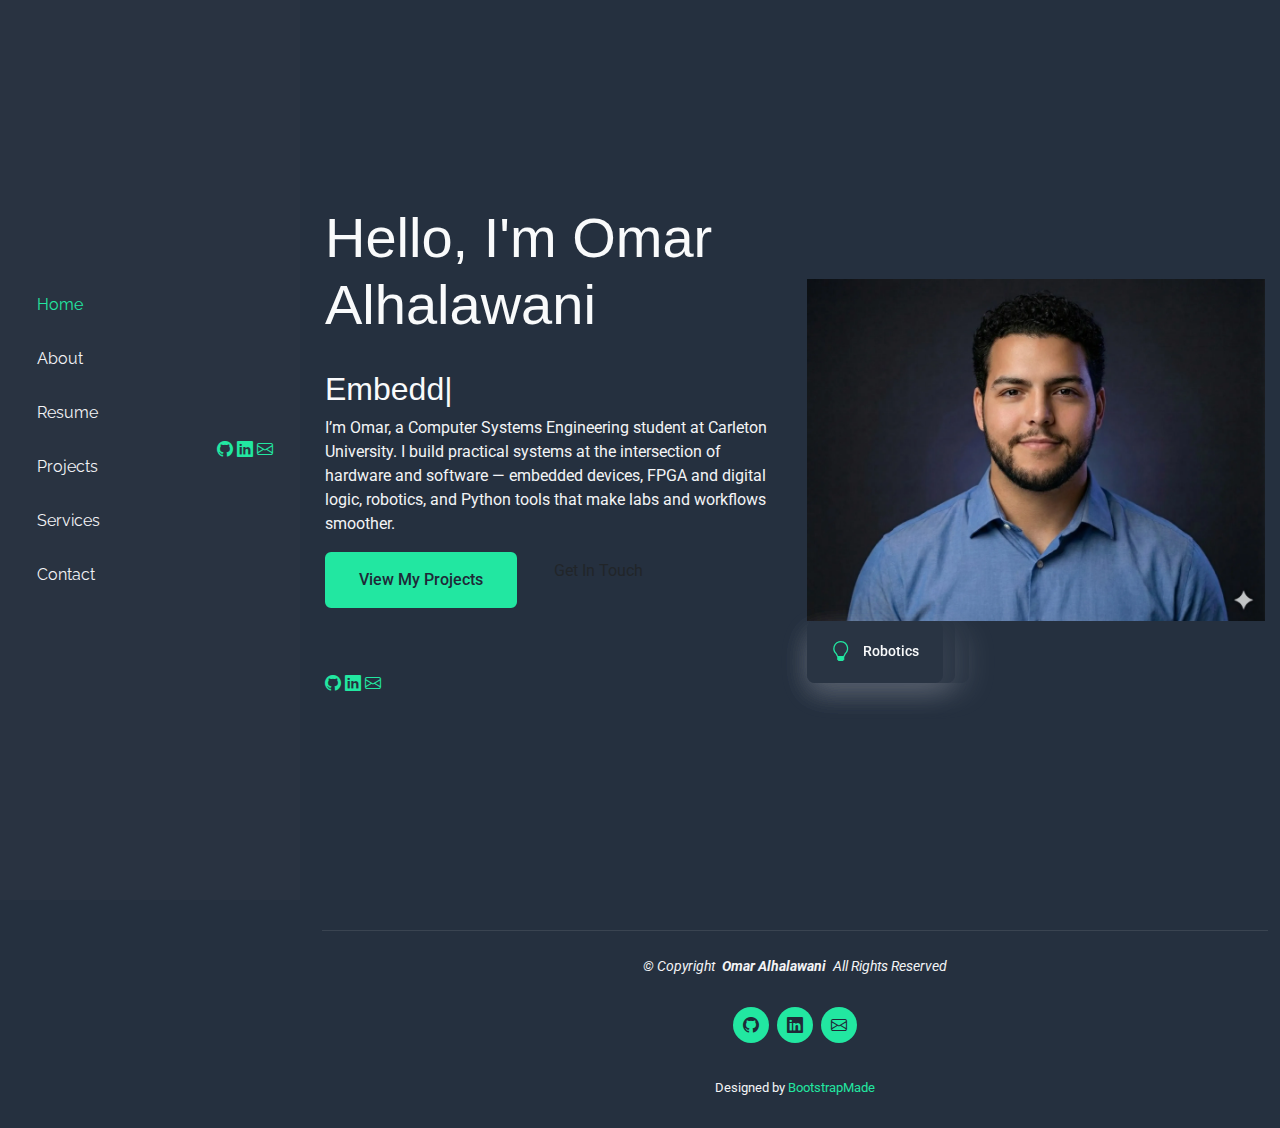
<file: index.html>
<!DOCTYPE html>
<html lang="en">

<head>
  <meta charset="utf-8">
  <meta content="width=device-width, initial-scale=1.0" name="viewport">
  <title>Omar Alhalawani - Personal Website</title>
  <meta name="description" content="Omar Alhalawani, Computer Systems Engineering student at Carleton University, specializing in embedded systems, FPGA & digital logic, robotics, and Python tools for lab automation.">
  <meta name="keywords" content="Omar Alhalawani, Embedded Systems, FPGA, Verilog, Robotics, Python Automation, Carleton University, Computer Systems Engineering, Digital Logic, Engineering Portfolio">
  <meta name="author" content="Omar Alhalawani">

  <!-- Favicons -->
  <link href="assets/img/favicon.png" rel="icon">
  <link href="assets/img/apple-touch-icon.png" rel="apple-touch-icon">

  <!-- Fonts -->
  <link href="https://fonts.googleapis.com" rel="preconnect">
  <link href="https://fonts.gstatic.com" rel="preconnect" crossorigin>
  <link href="https://fonts.googleapis.com/css2?family=Roboto:ital,wght@0,100;0,300;0,400;0,500;0,700;0,900;1,100;1,300;1,400;1,500;1,700;1,900&family=Poppins:ital,wght@0,100;0,200;0,300;0,400;0,500;0,600;0,700;0,800;0,900;1,100;1,200;1,300;1,400;1,500;1,600;1,700;1,800;1,900&family=Raleway:ital,wght@0,100;0,200;0,300;0,400;0,500;0,600;0,700;0,800;0,900;1,100;1,200;1,300;1,400;1,500;1,600;1,700;1,800;1,900&display=swap" rel="stylesheet">

  <!-- Vendor CSS Files -->
  <link href="assets/vendor/bootstrap/css/bootstrap.min.css" rel="stylesheet">
  <link href="assets/vendor/bootstrap-icons/bootstrap-icons.css" rel="stylesheet">
  <link href="assets/vendor/aos/aos.css" rel="stylesheet">
  <link href="assets/vendor/swiper/swiper-bundle.min.css" rel="stylesheet">
  <link href="assets/vendor/glightbox/css/glightbox.min.css" rel="stylesheet">

  <!-- Main CSS File -->
  <link href="assets/css/main.css" rel="stylesheet">

  <!-- =======================================================
  * Template Name: FolioOne
  * Template URL: https://bootstrapmade.com/folioone-bootstrap-portfolio-website-template/
  * Updated: Aug 23 2025 with Bootstrap v5.3.7
  * Author: BootstrapMade.com
  * License: https://bootstrapmade.com/license/
  ======================================================== -->
</head>

<body class="index-page">

  <header id="header" class="header d-flex align-items-center light-background sticky-top">
    <div class="container position-relative d-flex align-items-center justify-content-between">

      <!--<a href="index.html" class="logo d-flex align-items-center me-auto me-xl-0">
      <img src="assets/img/logo.webp" alt="">
      <h1 class="sitename">Omar's Portfolio</h1> 
    </a>--->

      <nav id="navmenu" class="navmenu">
        <ul>
          <li></li>
          <li></li>
          <li></li>
          <li></li>
          <li></li>
          <li></li>
          <li></li>
          <li></li>
          <li></li>
          <li></li>
          <li></li>
           <li></li>
          <li><a href="index.html" class="active">Home</a></li>
          <li></li>
          <li><a href="about.html">About</a></li>
          <li></li>
          <li><a href="resume.html">Resume</a></li>
          <li></li>
          <li><a href="projects.html">Projects</a></li>
          <li></li>
          <li><a href="services.html">Services</a></li>
          <!---<li class="dropdown"><a href="#"><span>Dropdown</span> <i class="bi bi-chevron-down toggle-dropdown"></i></a>
            <ul>
              <li><a href="#">Dropdown 1</a></li>
              <li class="dropdown"><a href="#"><span>Deep Dropdown</span> <i class="bi bi-chevron-down toggle-dropdown"></i></a>
                <ul>
                  <li><a href="#">Deep Dropdown 1</a></li>
                  <li><a href="#">Deep Dropdown 2</a></li>
                  <li><a href="#">Deep Dropdown 3</a></li>
                  <li><a href="#">Deep Dropdown 4</a></li>
                  <li><a href="#">Deep Dropdown 5</a></li>
                </ul>
              </li>
              <li><a href="#">Dropdown 2</a></li>
              <li><a href="#">Dropdown 3</a></li>
              <li><a href="#">Dropdown 4</a></li>
            </ul>
          </li>--->
          <li></li>
          <li><a href="contact.html">Contact</a></li>
        </ul>
        <i class="mobile-nav-toggle d-xl-none bi bi-list"></i>
      </nav>

      <div class="header-social-links">
        <a href="https://github.com/Omar-Alhalawani" class="github" target="_blank" rel="noopener"><i class="bi bi-github"></i></a>
        <a href="https://linkedin.com/in/omar-alhalawani" class="linkedin" target="_blank" rel="noopener"><i class="bi bi-linkedin"></i></a>
        <a href="mailto:omar.alhalawani2006@gmail.com" class="email"><i class="bi bi-envelope"></i></a>
      </div>

    </div>
  </header>

  <main class="main">

    <!-- Hero Section -->
    <section id="hero" class="hero section">

      <div class="container" data-aos="fade-up" data-aos-delay="100">

        <div class="row gy-4 align-items-center">
          <div class="col-lg-6 order-2 order-lg-1">
            <div class="hero-content">
              <h1 data-aos="fade-up" data-aos-delay="200">Hello, I'm <span class="highlight">Omar Alhalawani</span></h1>
              <h2 data-aos="fade-up" data-aos-delay="300"><span class="typed" data-typed-items="Embedded Systems, Robotics, Python Lab Tools, FPGA, Digital Logic"></span></h2>
              <p data-aos="fade-up" data-aos-delay="400">I’m Omar, a Computer Systems Engineering student at Carleton University. I build practical systems at the intersection of hardware and software — embedded devices, FPGA and digital logic, robotics, and Python tools that make labs and workflows smoother.</p>
              <div class="hero-actions" data-aos="fade-up" data-aos-delay="500">
                <a href="projects.html" class="btn btn-primary">View My Projects</a>
                <a href="contact.html" class="btn btn-outline">Get In Touch</a>
              </div>
              <div class="social-links" data-aos="fade-up" data-aos-delay="600">
                <a href="https://github.com/Omar-Alhalawani" class="github" target="_blank" rel="noopener"><i class="bi bi-github"></i></a>
                <a href="https://linkedin.com/in/omar-alhalawani" class="linkedin" target="_blank" rel="noopener"><i class="bi bi-linkedin"></i></a>
                <a href="mailto:omar.alhalawani2006@gmail.com" class="email"><i class="bi bi-envelope"></i></a>
              </div>
            </div>
          </div>
          <div class="col-lg-6 order-1 order-lg-2">
            <div class="hero-image" data-aos="zoom-in" data-aos-delay="300">
              <div class="image-wrapper">
                <img src="assets/img/profile/profile-square-11.webp" alt="Omar Alhalawani Portrait" class="img-fluid">
                <div class="floating-elements">
                  <div class="floating-card design" data-aos="fade-left" data-aos-delay="700">
                    <i class="bi bi-palette"></i>
                    <span>FPGA / Logic</span>
                  </div>
                  <div class="floating-card code" data-aos="fade-right" data-aos-delay="800">
                    <i class="bi bi-code-slash"></i>
                    <span>Embedded</span>
                  </div>
                  <div class="floating-card creativity" data-aos="fade-up" data-aos-delay="900">
                    <i class="bi bi-lightbulb"></i>
                    <span>Robotics</span>
                  </div>
                </div>
              </div>
            </div>
          </div>
        </div>

      </div>

    </section><!-- /Hero Section -->

  </main>

  <footer id="footer" class="footer">

    <div class="container">
      <div class="copyright text-center ">
        <p>© <span>Copyright</span> <strong class="px-1 sitename">Omar Alhalawani</strong> <span>All Rights Reserved<br></span></p>
      </div>
      <div class="social-links d-flex justify-content-center">
        <a href="https://github.com/Omar-Alhalawani" class="github" target="_blank" rel="noopener"><i class="bi bi-github"></i></a>
        <a href="https://linkedin.com/in/omar-alhalawani" class="linkedin" target="_blank" rel="noopener"><i class="bi bi-linkedin"></i></a>
        <a href="mailto:omar.alhalawani2006@gmail.com" class="email"><i class="bi bi-envelope"></i></a>

      </div>
      <div class="credits">
        <!-- All the links in the footer should remain intact. -->
        <!-- You can delete the links only if you've purchased the pro version. -->
        <!-- Licensing information: https://bootstrapmade.com/license/ -->
        <!-- Purchase the pro version with working PHP/AJAX contact form: [buy-url] -->
        Designed by <a href="https://bootstrapmade.com/">BootstrapMade</a>
      </div>
    </div>

  </footer>

  <!-- Scroll Top -->
  <a href="#" id="scroll-top" class="scroll-top d-flex align-items-center justify-content-center"><i class="bi bi-arrow-up-short"></i></a>

  <!-- Preloader -->
  <div id="preloader"></div>

  <!-- Vendor JS Files -->
  <script src="assets/vendor/bootstrap/js/bootstrap.bundle.min.js"></script>
  <script src="assets/vendor/php-email-form/validate.js"></script>
  <script src="assets/vendor/aos/aos.js"></script>
  <script src="assets/vendor/typed.js/typed.umd.js"></script>
  <script src="assets/vendor/waypoints/noframework.waypoints.js"></script>
  <script src="assets/vendor/purecounter/purecounter_vanilla.js"></script>
  <script src="assets/vendor/swiper/swiper-bundle.min.js"></script>
  <script src="assets/vendor/imagesloaded/imagesloaded.pkgd.min.js"></script>
  <script src="assets/vendor/isotope-layout/isotope.pkgd.min.js"></script>
  <script src="assets/vendor/glightbox/js/glightbox.min.js"></script>

  <!-- Main JS File -->
  <script src="assets/js/main.js"></script>

</body>

</html>
</file>
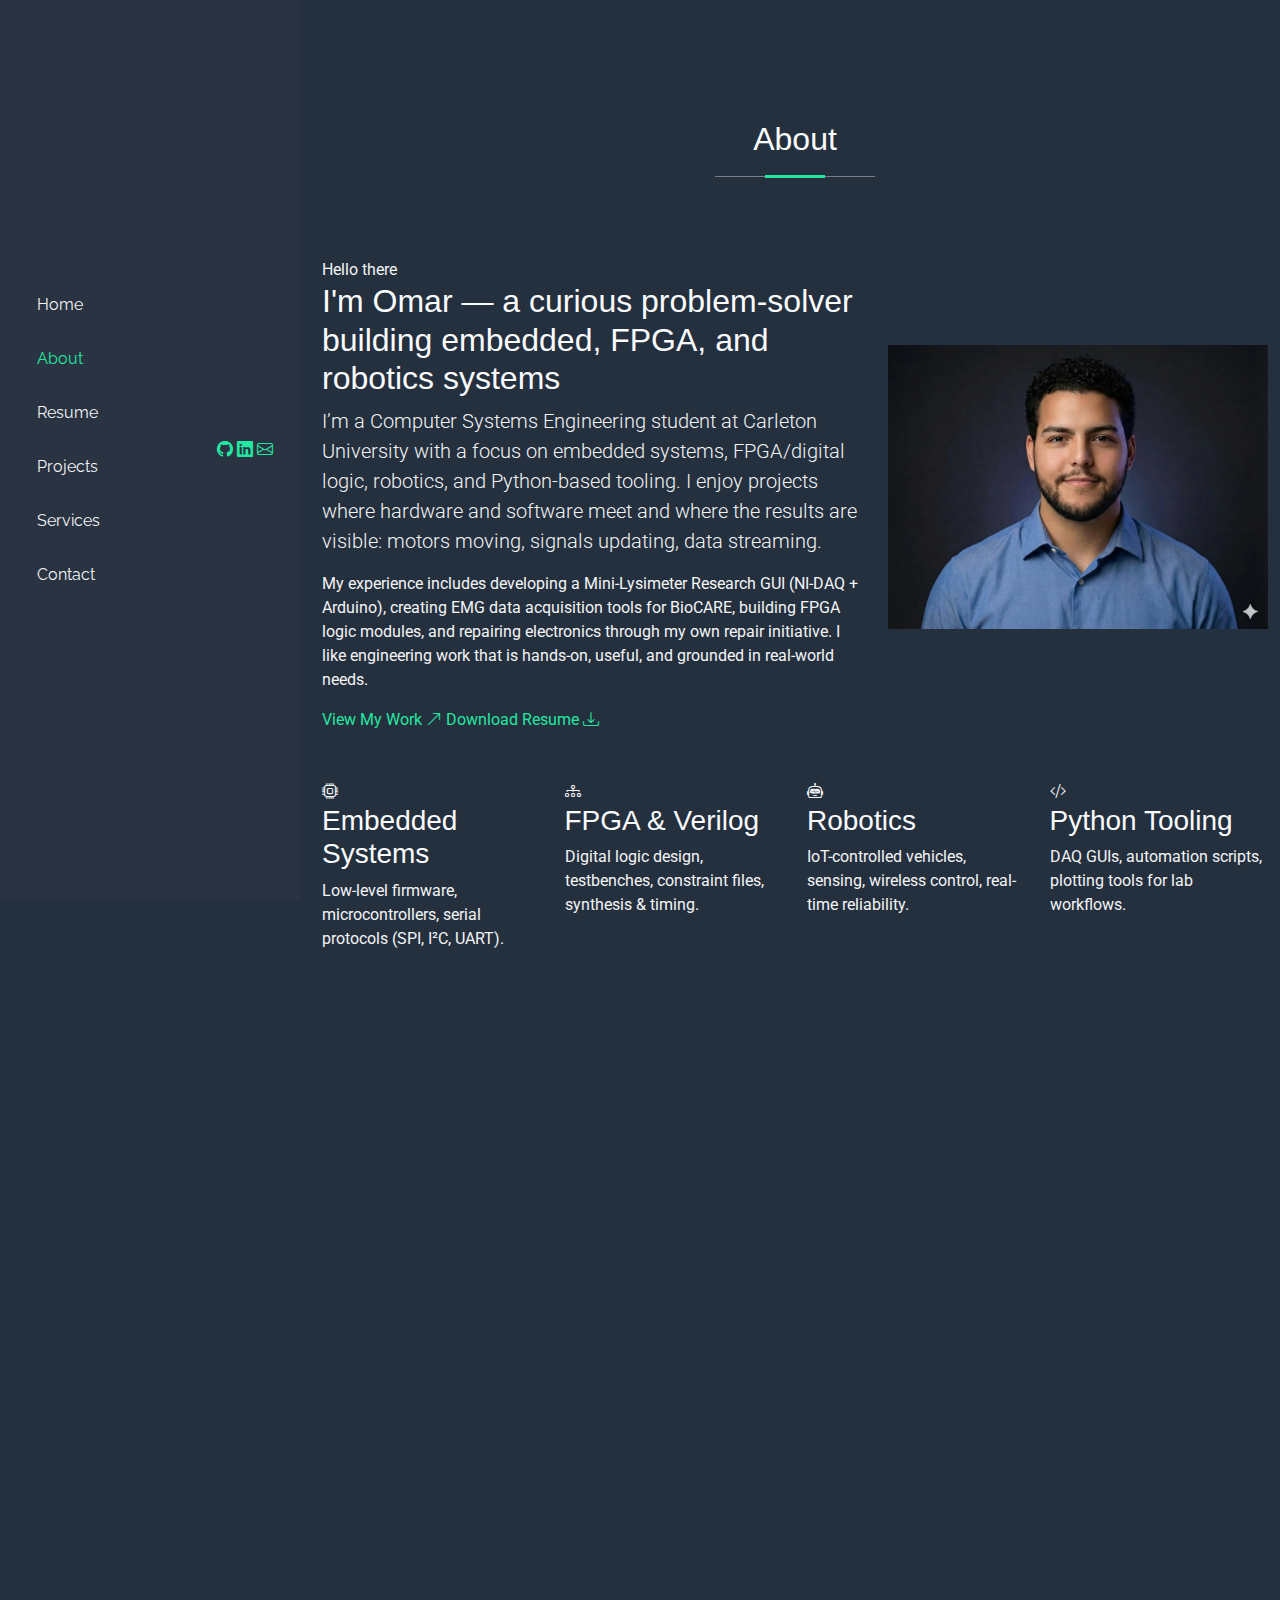
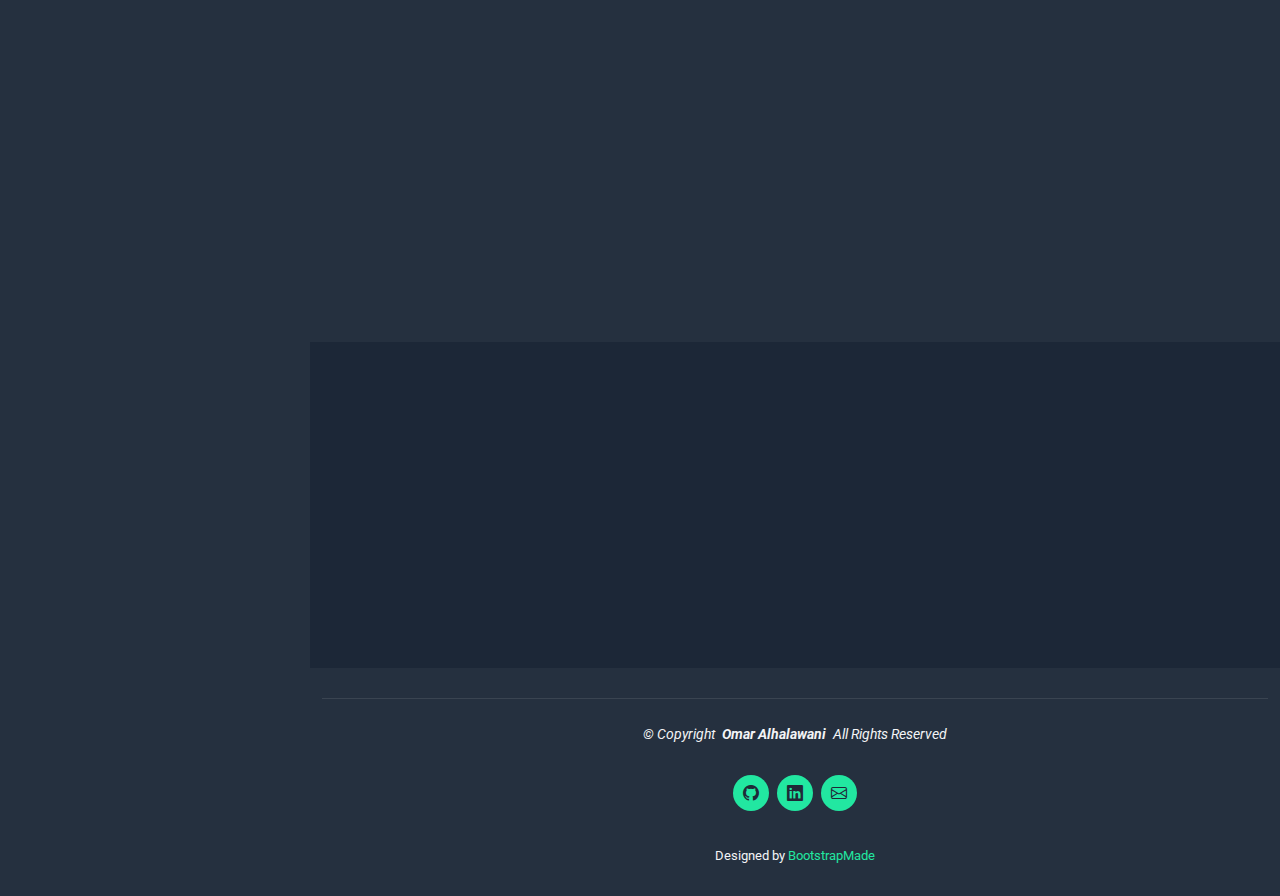
<file: about.html>
<!DOCTYPE html>
<html lang="en">

<head>
  <meta charset="utf-8">
  <meta content="width=device-width, initial-scale=1.0" name="viewport">
  <title>About - Omar Alhalawani</title>
  <meta name="description" content="Omar Alhalawani, Computer Systems Engineering student at Carleton University, specializing in embedded systems, FPGA & digital logic, robotics, and Python tools for lab automation.">
  <meta name="keywords" content="Omar Alhalawani, Embedded Systems, FPGA, Verilog, Robotics, Python Automation, Carleton University, Computer Systems Engineering, Digital Logic, Engineering Portfolio">
  <meta name="author" content="Omar Alhalawani">

  <!-- Favicons -->
  <link href="assets/img/favicon.png" rel="icon">
  <link href="assets/img/apple-touch-icon.png" rel="apple-touch-icon">

  <!-- Fonts -->
  <link href="https://fonts.googleapis.com" rel="preconnect">
  <link href="https://fonts.gstatic.com" rel="preconnect" crossorigin>
  <link href="https://fonts.googleapis.com/css2?family=Roboto:ital,wght@0,100;0,300;0,400;0,500;0,700;0,900;1,100;1,300;1,400;1,500;1,700;1,900&family=Poppins:ital,wght@0,100;0,200;0,300;0,400;0,500;0,600;0,700;0,800;0,900;1,100;1,200;1,300;1,400;1,500;1,600;1,700;1,800;1,900&family=Raleway:ital,wght@0,100;0,200;0,300;0,400;0,500;0,600;0,700;0,800;0,900;1,100;1,200;1,300;1,400;1,500;1,600;1,700;1,800;1,900&display=swap" rel="stylesheet">

  <!-- Vendor CSS Files -->
  <link href="assets/vendor/bootstrap/css/bootstrap.min.css" rel="stylesheet">
  <link href="assets/vendor/bootstrap-icons/bootstrap-icons.css" rel="stylesheet">
  <link href="assets/vendor/aos/aos.css" rel="stylesheet">
  <link href="assets/vendor/swiper/swiper-bundle.min.css" rel="stylesheet">
  <link href="assets/vendor/glightbox/css/glightbox.min.css" rel="stylesheet">

  <!-- Main CSS File -->
  <link href="assets/css/main.css" rel="stylesheet">

  <!-- =======================================================
  * Template Name: FolioOne
  * Template URL: https://bootstrapmade.com/folioone-bootstrap-portfolio-website-template/
  * Updated: Aug 23 2025 with Bootstrap v5.3.7
  * Author: BootstrapMade.com
  * License: https://bootstrapmade.com/license/
  ======================================================== -->
</head>

<body class="about-page">

  <header id="header" class="header d-flex align-items-center light-background sticky-top">
    <div class="container position-relative d-flex align-items-center justify-content-between">

      <!--<a href="index.html" class="logo d-flex align-items-center me-auto me-xl-0">
      <img src="assets/img/logo.webp" alt="">
      <h1 class="sitename">Omar's Portfolio</h1> 
    </a>--->

      <nav id="navmenu" class="navmenu">
        <ul>
          <li></li>
          <li></li>
          <li></li>
          <li></li>
          <li></li>
          <li></li>
          <li></li>
          <li></li>
          <li></li>
          <li></li>
          <li></li>
           <li></li>
          <li><a href="index.html">Home</a></li>
          <li></li>
          <li><a href="about.html" class="active">About</a></li>
          <li></li>
          <li><a href="resume.html">Resume</a></li>
          <li></li>
          <li><a href="projects.html">Projects</a></li>
          <li></li>
          <li><a href="services.html">Services</a></li>
          <!---<li class="dropdown"><a href="#"><span>Dropdown</span> <i class="bi bi-chevron-down toggle-dropdown"></i></a>
            <ul>
              <li><a href="#">Dropdown 1</a></li>
              <li class="dropdown"><a href="#"><span>Deep Dropdown</span> <i class="bi bi-chevron-down toggle-dropdown"></i></a>
                <ul>
                  <li><a href="#">Deep Dropdown 1</a></li>
                  <li><a href="#">Deep Dropdown 2</a></li>
                  <li><a href="#">Deep Dropdown 3</a></li>
                  <li><a href="#">Deep Dropdown 4</a></li>
                  <li><a href="#">Deep Dropdown 5</a></li>
                </ul>
              </li>
              <li><a href="#">Dropdown 2</a></li>
              <li><a href="#">Dropdown 3</a></li>
              <li><a href="#">Dropdown 4</a></li>
            </ul>
          </li>--->
          <li></li>
          <li><a href="contact.html">Contact</a></li>
        </ul>
        <i class="mobile-nav-toggle d-xl-none bi bi-list"></i>
      </nav>

      <div class="header-social-links">
        <a href="https://github.com/Omar-Alhalawani" class="github" target="_blank" rel="noopener"><i class="bi bi-github"></i></a>
        <a href="https://linkedin.com/in/omar-alhalawani" class="linkedin" target="_blank" rel="noopener"><i class="bi bi-linkedin"></i></a>
        <a href="mailto:omar.alhalawani2006@gmail.com" class="email"><i class="bi bi-envelope"></i></a>
      </div>

    </div>
  </header>

  <main class="main">

    <!-- About Section -->
    <section id="about" class="about section">

      <!-- Section Title -->
      <div class="container section-title" data-aos="fade-up">
        <h2>About</h2>
      </div><!-- End Section Title -->

      <div class="container" data-aos="fade-up" data-aos-delay="100">

        <!-- Intro + Photo -->
        <div class="row align-items-center justify-content-between gy-5 mb-5">
          <div class="col-lg-7" data-aos="fade-right" data-aos-delay="150">
            <div class="intro-content">
              <span class="eyebrow">Hello there</span>

              <h2 class="headline">
                I'm Omar — a curious problem-solver building embedded, FPGA, and robotics systems
              </h2>

              <p class="lead">
                I’m a Computer Systems Engineering student at Carleton University with a focus on embedded systems, FPGA/digital logic, robotics, and Python-based tooling. I enjoy projects where hardware and software meet and where the results are visible: motors moving, signals updating, data streaming.
              </p>

              <p>
                My experience includes developing a Mini-Lysimeter Research GUI (NI-DAQ + Arduino), creating EMG data acquisition tools for BioCARE, building FPGA logic modules, and repairing electronics through my own repair initiative. I like engineering work that is hands-on, useful, and grounded in real-world needs.
              </p>

              <div class="cta-group">
                <a href="projects.html" class="btn-ghost">
                  View My Work <i class="bi bi-arrow-up-right"></i>
                </a>
                <a href="assets/resume/Omar_Alhalawani_Resume.pdf" class="link-underline">
                  Download Resume <i class="bi bi-download"></i>
                </a>
              </div>
            </div>
          </div>

          <div class="col-lg-5" data-aos="zoom-in" data-aos-delay="250">
            <figure class="profile-figure text-center text-lg-end">
              <img src="assets/img/profile/profile-square-11.webp" alt="Portrait of Omar Alhalawani" class="img-fluid profile-photo">
            </figure>
          </div>
        </div>
        <!-- End Intro + Photo -->

        <!-- Skills Grid -->
        <div class="mb-5">
          <div class="row g-4">

            <div class="col-6 col-md-4 col-lg-3" data-aos="fade-up" data-aos-delay="120">
              <div class="skill-item">
                <i class="bi bi-cpu"></i>
                <h3>Embedded Systems</h3>
                <p>Low-level firmware, microcontrollers, serial protocols (SPI, I²C, UART).</p>
              </div>
            </div>

            <div class="col-6 col-md-4 col-lg-3" data-aos="fade-up" data-aos-delay="180">
              <div class="skill-item">
                <i class="bi bi-diagram-3"></i>
                <h3>FPGA & Verilog</h3>
                <p>Digital logic design, testbenches, constraint files, synthesis & timing.</p>
              </div>
            </div>

            <div class="col-6 col-md-4 col-lg-3" data-aos="fade-up" data-aos-delay="240">
              <div class="skill-item">
                <i class="bi bi-robot"></i>
                <h3>Robotics</h3>
                <p>IoT-controlled vehicles, sensing, wireless control, real-time reliability.</p>
              </div>
            </div>

            <div class="col-6 col-md-4 col-lg-3" data-aos="fade-up" data-aos-delay="300">
              <div class="skill-item">
                <i class="bi bi-code-slash"></i>
                <h3>Python Tooling</h3>
                <p>DAQ GUIs, automation scripts, plotting tools for lab workflows.</p>
              </div>
            </div>

          </div>
        </div>
        <!-- End Skills Grid -->


        <!-- Journey Timeline -->
        <div class="mb-5">
          <div class="row g-4">

            <div class="col-md-6 col-lg-3" data-aos="fade-up" data-aos-delay="120">
              <article class="timeline-item">
                <span class="dot"></span>
                <time>2022</time>
                <h4>Founded Alhalawani Tech Solutions</h4>
                <p>Started repairing & optimizing 200+ devices—building hands-on hardware skills.</p>
              </article>
            </div>

            <div class="col-md-6 col-lg-3" data-aos="fade-up" data-aos-delay="180">
              <article class="timeline-item">
                <span class="dot"></span>
                <time>2024</time>
                <h4>Joined CUMSA Exec Team</h4>
                <p>Became VP Administration, running systems for 500+ students.</p>
              </article>
            </div>

            <div class="col-md-6 col-lg-3" data-aos="fade-up" data-aos-delay="240">
              <article class="timeline-item">
                <span class="dot"></span>
                <time>2025</time>
                <h4>Engineering Lab Assistant</h4>
                <p>Built the Mini-Lysimeter GUI — Python + NI-DAQ + Arduino at 100 Hz.</p>
              </article>
            </div>

            <div class="col-md-6 col-lg-3" data-aos="fade-up" data-aos-delay="300">
              <article class="timeline-item">
                <span class="dot"></span>
                <time>2025</time>
                <h4>BioCARE Software Team</h4>
                <p>Developing EMG acquisition & processing tools for biomedical research.</p>
              </article>
            </div>

          </div>
        </div>
        <!-- End Journey Timeline -->


        <!-- Quote -->
        <blockquote class="personal-quote text-center mb-5" data-aos="fade-down" data-aos-delay="200">
          <p>"Engineering feels the most meaningful when it solves real problems and makes someone’s workflow easier."</p>
        </blockquote>
        <!-- End Quote -->

        <!-- Fun Facts -->
        <div class="row g-3 justify-content-center">
          <div class="col-6 col-md-3 col-lg-2" data-aos="zoom-in" data-aos-delay="120">
            <div class="fact-pill">
              <i class="bi bi-magic"></i>
              <span>FPGA Design</span>
            </div>
          </div>
          <div class="col-6 col-md-3 col-lg-2" data-aos="zoom-in" data-aos-delay="160">
            <div class="fact-pill">
              <i class="bi bi-headphones"></i>
              <span>Robotics</span>
            </div>
          </div>
          <div class="col-6 col-md-3 col-lg-2" data-aos="zoom-in" data-aos-delay="200">
            <div class="fact-pill">
              <i class="bi bi-geo-alt"></i>
              <span>Python Tools</span>
            </div>
          </div>
          <div class="col-6 col-md-3 col-lg-2" data-aos="zoom-in" data-aos-delay="240">
            <div class="fact-pill">
              <i class="bi bi-brush"></i>
              <span>Device Repair</span>
            </div>
          </div>
        </div>
        <!-- End Fun Facts -->

      </div>

    </section><!-- /About Section -->

    <!-- Skills Section -->
    <section id="skills" class="skills section">

      <!-- Section Title -->
      <div class="container section-title" data-aos="fade-up">
        <h2>Skills</h2>
        <p>A mix of embedded systems, digital logic, robotics, and practical software tools that support real workflows.</p>
      </div><!-- End Section Title -->

      <div class="container" data-aos="fade-up" data-aos-delay="100">

      <div class="row g-4 skills-animation">

        <div class="col-md-6 col-lg-3" data-aos="fade-up" data-aos-delay="100">
          <div class="skill-box">
            <h3>Embedded Systems</h3>
            <p>Microcontrollers, sensors, firmware, and real-time serial communication.</p>
            <span class="text-end d-block">90%</span>
            <div class="progress">
              <div class="progress-bar" role="progressbar" aria-valuenow="90" aria-valuemin="0" aria-valuemax="100"></div>
            </div>
          </div>
        </div>

        <div class="col-md-6 col-lg-3" data-aos="fade-up" data-aos-delay="200">
          <div class="skill-box">
            <h3>FPGA & Verilog</h3>
            <p>Digital logic, synthesis, testbenches, constraint files, and timing analysis.</p>
            <span class="text-end d-block">85%</span>
            <div class="progress">
              <div class="progress-bar" role="progressbar" aria-valuenow="85" aria-valuemin="0" aria-valuemax="100"></div>
            </div>
          </div>
        </div>

        <div class="col-md-6 col-lg-3" data-aos="fade-up" data-aos-delay="300">
          <div class="skill-box">
            <h3>Robotics</h3>
            <p>Wireless control, IoT integration, and stability testing.</p>
            <span class="text-end d-block">80%</span>
            <div class="progress">
              <div class="progress-bar" role="progressbar" aria-valuenow="80" aria-valuemin="0" aria-valuemax="100"></div>
            </div>
          </div>
        </div>

        <div class="col-md-6 col-lg-3" data-aos="fade-up" data-aos-delay="400">
          <div class="skill-box">
            <h3>Python Tooling</h3>
            <p>DAQ GUIs, automation scripts, and workflow optimizations.</p>
            <span class="text-end d-block">90%</span>
            <div class="progress">
              <div class="progress-bar" role="progressbar" aria-valuenow="90" aria-valuemin="0" aria-valuemax="100"></div>
            </div>
          </div>
        </div>

      </div>

    </div>


    </section><!-- /Skills Section -->

    <!-- Stats Section -->
    <section id="stats" class="stats section dark-background">
      <div class="container" data-aos="fade-up" data-aos-delay="100">

        <div class="row counters justify-content-center text-center gx-5">

          <div class="col-md-4" data-aos="fade-up" data-aos-delay="300">
            <h2><span data-purecounter-start="0" data-purecounter-end="200" data-purecounter-duration="1" class="purecounter"></span>+</h2>
            <p>Devices Repaired</p>
          </div>

          <div class="col-md-4" data-aos="fade-up" data-aos-delay="400">
            <h2><span data-purecounter-start="0" data-purecounter-end="15" data-purecounter-duration="1" class="purecounter"></span>+</h2>
            <p>Engineering Projects</p>
          </div>

          <div class="col-md-4" data-aos="fade-up" data-aos-delay="500">
            <h2><span data-purecounter-start="0" data-purecounter-end="500" data-purecounter-duration="1" class="purecounter"></span>+</h2>
            <p>Students Served Through CUMSA</p>
          </div>

        </div>

      </div>
    </section>
    <!-- /Stats Section -->


  </main>

  <footer id="footer" class="footer">

    <div class="container">
      <div class="copyright text-center ">
        <p>© <span>Copyright</span> <strong class="px-1 sitename">Omar Alhalawani</strong> <span>All Rights Reserved<br></span></p>
      </div>
      <div class="social-links d-flex justify-content-center">
        <a href="https://github.com/Omar-Alhalawani" class="github" target="_blank" rel="noopener"><i class="bi bi-github"></i></a>
        <a href="https://linkedin.com/in/omar-alhalawani" class="linkedin" target="_blank" rel="noopener"><i class="bi bi-linkedin"></i></a>
        <a href="mailto:omar.alhalawani2006@gmail.com" class="email"><i class="bi bi-envelope"></i></a>
      </div>
      <div class="credits">
        <!-- All the links in the footer should remain intact. -->
        <!-- You can delete the links only if you've purchased the pro version. -->
        <!-- Licensing information: https://bootstrapmade.com/license/ -->
        <!-- Purchase the pro version with working PHP/AJAX contact form: [buy-url] -->
        Designed by <a href="https://bootstrapmade.com/">BootstrapMade</a>
      </div>
    </div>

  </footer>

  <!-- Scroll Top -->
  <a href="#" id="scroll-top" class="scroll-top d-flex align-items-center justify-content-center"><i class="bi bi-arrow-up-short"></i></a>

  <!-- Preloader -->
  <div id="preloader"></div>

  <!-- Vendor JS Files -->
  <script src="assets/vendor/bootstrap/js/bootstrap.bundle.min.js"></script>
  <script src="assets/vendor/php-email-form/validate.js"></script>
  <script src="assets/vendor/aos/aos.js"></script>
  <script src="assets/vendor/typed.js/typed.umd.js"></script>
  <script src="assets/vendor/waypoints/noframework.waypoints.js"></script>
  <script src="assets/vendor/purecounter/purecounter_vanilla.js"></script>
  <script src="assets/vendor/swiper/swiper-bundle.min.js"></script>
  <script src="assets/vendor/imagesloaded/imagesloaded.pkgd.min.js"></script>
  <script src="assets/vendor/isotope-layout/isotope.pkgd.min.js"></script>
  <script src="assets/vendor/glightbox/js/glightbox.min.js"></script>

  <!-- Main JS File -->
  <script src="assets/js/main.js"></script>

</body>

</html>
</file>
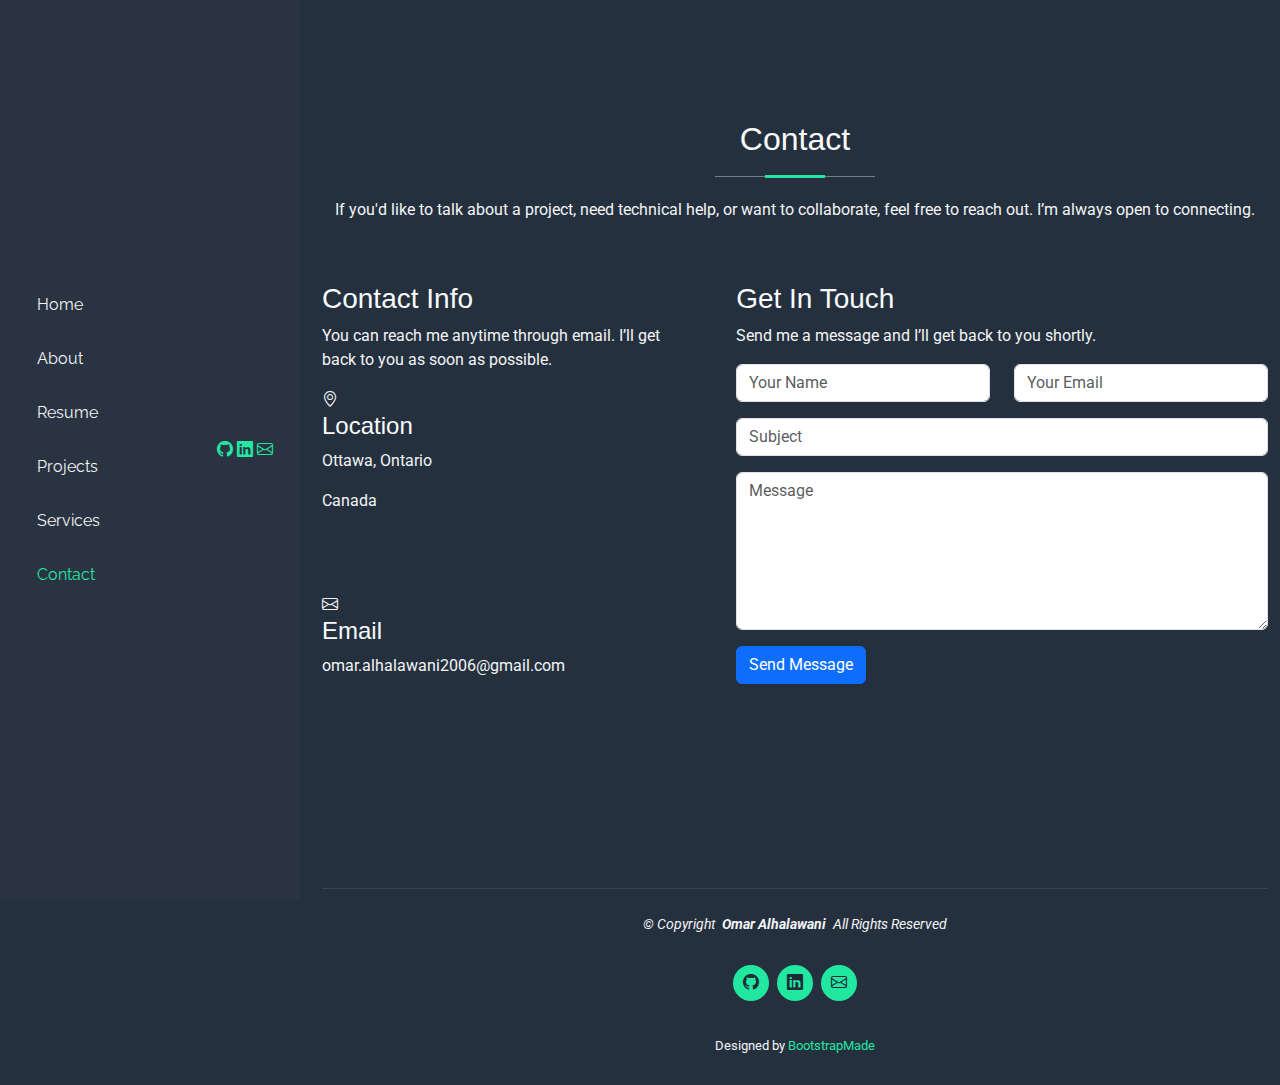
<file: contact.html>
<!DOCTYPE html>
<html lang="en">

<head>
  <meta charset="utf-8">
  <meta content="width=device-width, initial-scale=1.0" name="viewport">
  <title>Contact - Omar Alhalawani</title>
  <meta name="description" content="Omar Alhalawani, Computer Systems Engineering student at Carleton University, specializing in embedded systems, FPGA & digital logic, robotics, and Python tools for lab automation.">
  <meta name="keywords" content="Omar Alhalawani, Embedded Systems, FPGA, Verilog, Robotics, Python Automation, Carleton University, Computer Systems Engineering, Digital Logic, Engineering Portfolio">
  <meta name="author" content="Omar Alhalawani">

  <!-- Favicons -->
  <link href="assets/img/favicon.png" rel="icon">
  <link href="assets/img/apple-touch-icon.png" rel="apple-touch-icon">

  <!-- Fonts -->
  <link href="https://fonts.googleapis.com" rel="preconnect">
  <link href="https://fonts.gstatic.com" rel="preconnect" crossorigin>
  <link href="https://fonts.googleapis.com/css2?family=Roboto:ital,wght@0,100;0,300;0,400;0,500;0,700;0,900;1,100;1,300;1,400;1,500;1,700;1,900&family=Poppins:ital,wght@0,100;0,200;0,300;0,400;0,500;0,600;0,700;0,800;0,900;1,100;1,200;1,300;1,400;1,500;1,600;1,700;1,800;1,900&family=Raleway:ital,wght@0,100;0,200;0,300;0,400;0,500;0,600;0,700;0,800;0,900;1,100;1,200;1,300;1,400;1,500;1,600;1,700;1,800;1,900&display=swap" rel="stylesheet">

  <!-- Vendor CSS Files -->
  <link href="assets/vendor/bootstrap/css/bootstrap.min.css" rel="stylesheet">
  <link href="assets/vendor/bootstrap-icons/bootstrap-icons.css" rel="stylesheet">
  <link href="assets/vendor/aos/aos.css" rel="stylesheet">
  <link href="assets/vendor/swiper/swiper-bundle.min.css" rel="stylesheet">
  <link href="assets/vendor/glightbox/css/glightbox.min.css" rel="stylesheet">

  <!-- Main CSS File -->
  <link href="assets/css/main.css" rel="stylesheet">

  <!-- =======================================================
  * Template Name: FolioOne
  * Template URL: https://bootstrapmade.com/folioone-bootstrap-portfolio-website-template/
  * Updated: Aug 23 2025 with Bootstrap v5.3.7
  * Author: BootstrapMade.com
  * License: https://bootstrapmade.com/license/
  ======================================================== -->
</head>

<body class="contact-page">

  <header id="header" class="header d-flex align-items-center light-background sticky-top">
    <div class="container position-relative d-flex align-items-center justify-content-between">

      <!-- <a href="index.html" class="logo d-flex align-items-center me-auto me-xl-0">
      <img src="assets/img/logo.webp" alt="">
      <h1 class="sitename">FolioOne</h1> 
    </a> -->

      <nav id="navmenu" class="navmenu">
        <ul>
          <li></li>
          <li></li>
          <li></li>
          <li></li>
          <li></li>
          <li></li>
          <li></li>
          <li></li>
          <li></li>
          <li></li>
          <li></li>
           <li></li>
          <li><a href="index.html">Home</a></li>
          <li></li>
          <li><a href="about.html">About</a></li>
          <li></li>
          <li><a href="resume.html">Resume</a></li>
          <li></li>
          <li><a href="projects.html">Projects</a></li>
          <li></li>
          <li><a href="services.html">Services</a></li>
          <!---<li class="dropdown"><a href="#"><span>Dropdown</span> <i class="bi bi-chevron-down toggle-dropdown"></i></a>
            <ul>
              <li><a href="#">Dropdown 1</a></li>
              <li class="dropdown"><a href="#"><span>Deep Dropdown</span> <i class="bi bi-chevron-down toggle-dropdown"></i></a>
                <ul>
                  <li><a href="#">Deep Dropdown 1</a></li>
                  <li><a href="#">Deep Dropdown 2</a></li>
                  <li><a href="#">Deep Dropdown 3</a></li>
                  <li><a href="#">Deep Dropdown 4</a></li>
                  <li><a href="#">Deep Dropdown 5</a></li>
                </ul>
              </li>
              <li><a href="#">Dropdown 2</a></li>
              <li><a href="#">Dropdown 3</a></li>
              <li><a href="#">Dropdown 4</a></li>
            </ul>
          </li>--->
          <li></li>
          <li><a href="contact.html" class="active">Contact</a></li>
        </ul>
        <i class="mobile-nav-toggle d-xl-none bi bi-list"></i>
      </nav>

      <div class="header-social-links">
        <a href="https://github.com/Omar-Alhalawani" class="github" target="_blank" rel="noopener"><i class="bi bi-github"></i></a>
        <a href="https://linkedin.com/in/omar-alhalawani" class="linkedin" target="_blank" rel="noopener"><i class="bi bi-linkedin"></i></a>
        <a href="mailto:omar.alhalawani2006@gmail.com" class="email"><i class="bi bi-envelope"></i></a>
      </div>

    </div>
  </header>

  <main class="main">

    <!-- Contact Section -->
    <section id="contact" class="contact section">

      <!-- Section Title -->
      <div class="container section-title" data-aos="fade-up">
        <h2>Contact</h2>
        <p>If you'd like to talk about a project, need technical help, or want to collaborate, feel free to reach out. I’m always open to connecting.</p>
      </div><!-- End Section Title -->

      <div class="container" data-aos="fade-up" data-aos-delay="100">

        <div class="row g-4 g-lg-5">
          <div class="col-lg-5">
            <div class="info-box" data-aos="fade-up" data-aos-delay="200">
              <h3>Contact Info</h3>
              <p>You can reach me anytime through email. I’ll get back to you as soon as possible.</p>

              <div class="info-item" data-aos="fade-up" data-aos-delay="300">
                <div class="icon-box">
                  <i class="bi bi-geo-alt"></i>
                </div>
                <div class="content">
                  <h4>Location</h4>
                  <p>Ottawa, Ontario</p>
                  <p>Canada</p>
                </div>
              </div>

              <div class="info-item" data-aos="fade-up" data-aos-delay="400">
                <div class="icon-box">
                  <i class="bi bi-envelope"></i>
                </div>
                <div class="content">
                  <h4>Email</h4>
                  <p>omar.alhalawani2006@gmail.com</p>
                </div>
              </div>

            </div>
          </div>

          <div class="col-lg-7">
            <div class="contact-form" data-aos="fade-up" data-aos-delay="300">
              <h3>Get In Touch</h3>
              <p>Send me a message and I’ll get back to you shortly.</p>

              <form 
                action="https://formspree.io/f/xkgekqrw" 
                method="POST" 
                class="php-email-form" 
                data-aos="fade-up" 
                data-aos-delay="200"
              >
              
                <div class="row gy-4">
              
                  <div class="col-md-6">
                    <input type="text" name="name" class="form-control" placeholder="Your Name" required>
                  </div>
              
                  <div class="col-md-6">
                    <input type="email" name="email" class="form-control" placeholder="Your Email" required>
                  </div>
              
                </div>
              
                <input type="text" name="subject" class="form-control mt-3" placeholder="Subject" required>
              
                <textarea name="message" class="form-control mt-3" rows="6" placeholder="Message" required></textarea>
              
                <div class="loading">Loading</div>
                <div class="error-message"></div>
                <div class="sent-message">Your message has been sent. Thank you!</div>
              
                <button type="submit" class="btn btn-primary mt-3">Send Message</button>
              </form>

            </div>
          </div>

        </div>

      </div>

    </section><!-- /Contact Section -->

  </main>


  <footer id="footer" class="footer">

    <div class="container">
      <div class="copyright text-center ">
        <p>© <span>Copyright</span> <strong class="px-1 sitename">Omar Alhalawani</strong> <span>All Rights Reserved<br></span></p>
      </div>
      <div class="social-links d-flex justify-content-center">
        <a href="https://github.com/Omar-Alhalawani" class="github" target="_blank" rel="noopener"><i class="bi bi-github"></i></a>
        <a href="https://linkedin.com/in/omar-alhalawani" class="linkedin" target="_blank" rel="noopener"><i class="bi bi-linkedin"></i></a>
        <a href="mailto:omar.alhalawani2006@gmail.com" class="email"><i class="bi bi-envelope"></i></a>
      </div>
      <div class="credits">
        <!-- All the links in the footer should remain intact. -->
        <!-- You can delete the links only if you've purchased the pro version. -->
        <!-- Licensing information: https://bootstrapmade.com/license/ -->
        <!-- Purchase the pro version with working PHP/AJAX contact form: [buy-url] -->
        Designed by <a href="https://bootstrapmade.com/">BootstrapMade</a>
      </div>
    </div>

  </footer>

  <!-- Scroll Top -->
  <a href="#" id="scroll-top" class="scroll-top d-flex align-items-center justify-content-center"><i class="bi bi-arrow-up-short"></i></a>

  <!-- Preloader -->
  <div id="preloader"></div>

  <!-- Vendor JS Files -->
  <script src="assets/vendor/bootstrap/js/bootstrap.bundle.min.js"></script>
  <script src="assets/vendor/php-email-form/validate.js"></script>
  <script src="assets/vendor/aos/aos.js"></script>
  <script src="assets/vendor/typed.js/typed.umd.js"></script>
  <script src="assets/vendor/waypoints/noframework.waypoints.js"></script>
  <script src="assets/vendor/purecounter/purecounter_vanilla.js"></script>
  <script src="assets/vendor/swiper/swiper-bundle.min.js"></script>
  <script src="assets/vendor/imagesloaded/imagesloaded.pkgd.min.js"></script>
  <script src="assets/vendor/isotope-layout/isotope.pkgd.min.js"></script>
  <script src="assets/vendor/glightbox/js/glightbox.min.js"></script>

  <!-- Main JS File -->
  <script src="assets/js/main.js"></script>

</body>

</html>
</file>
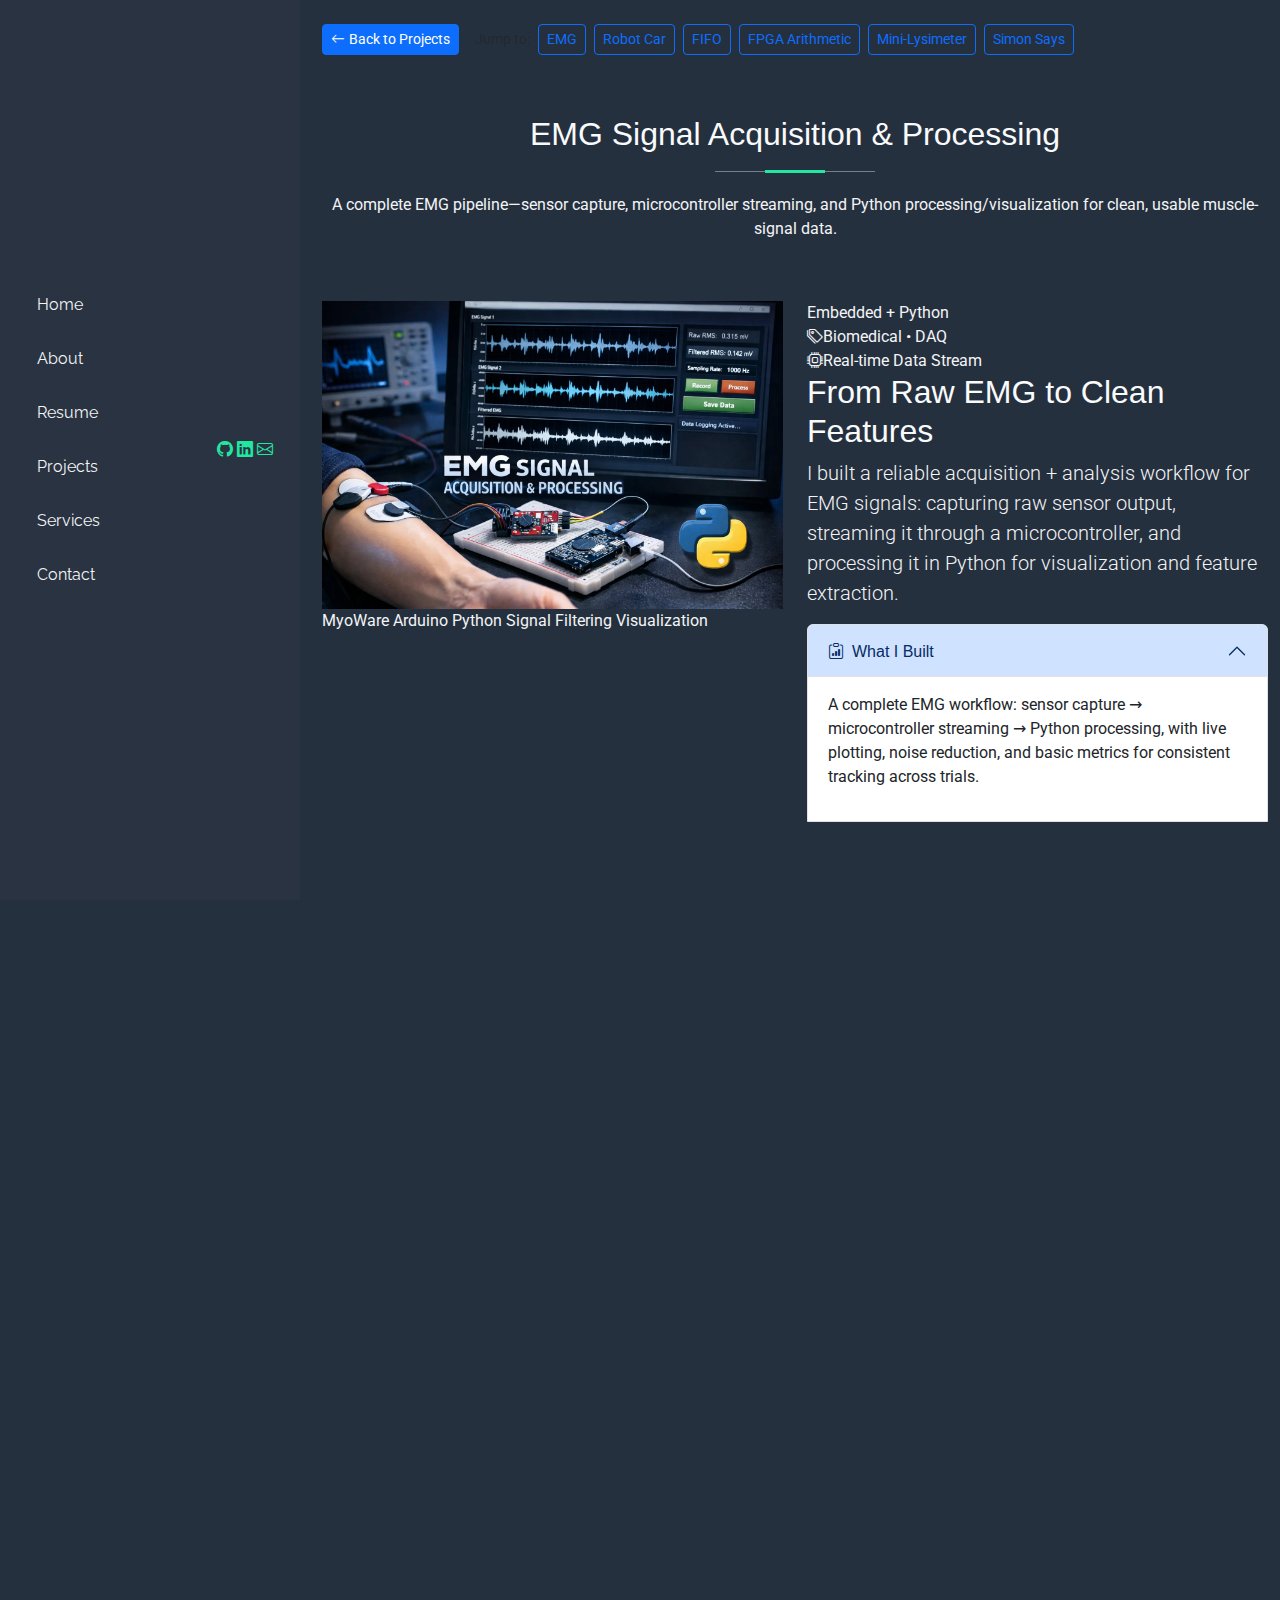
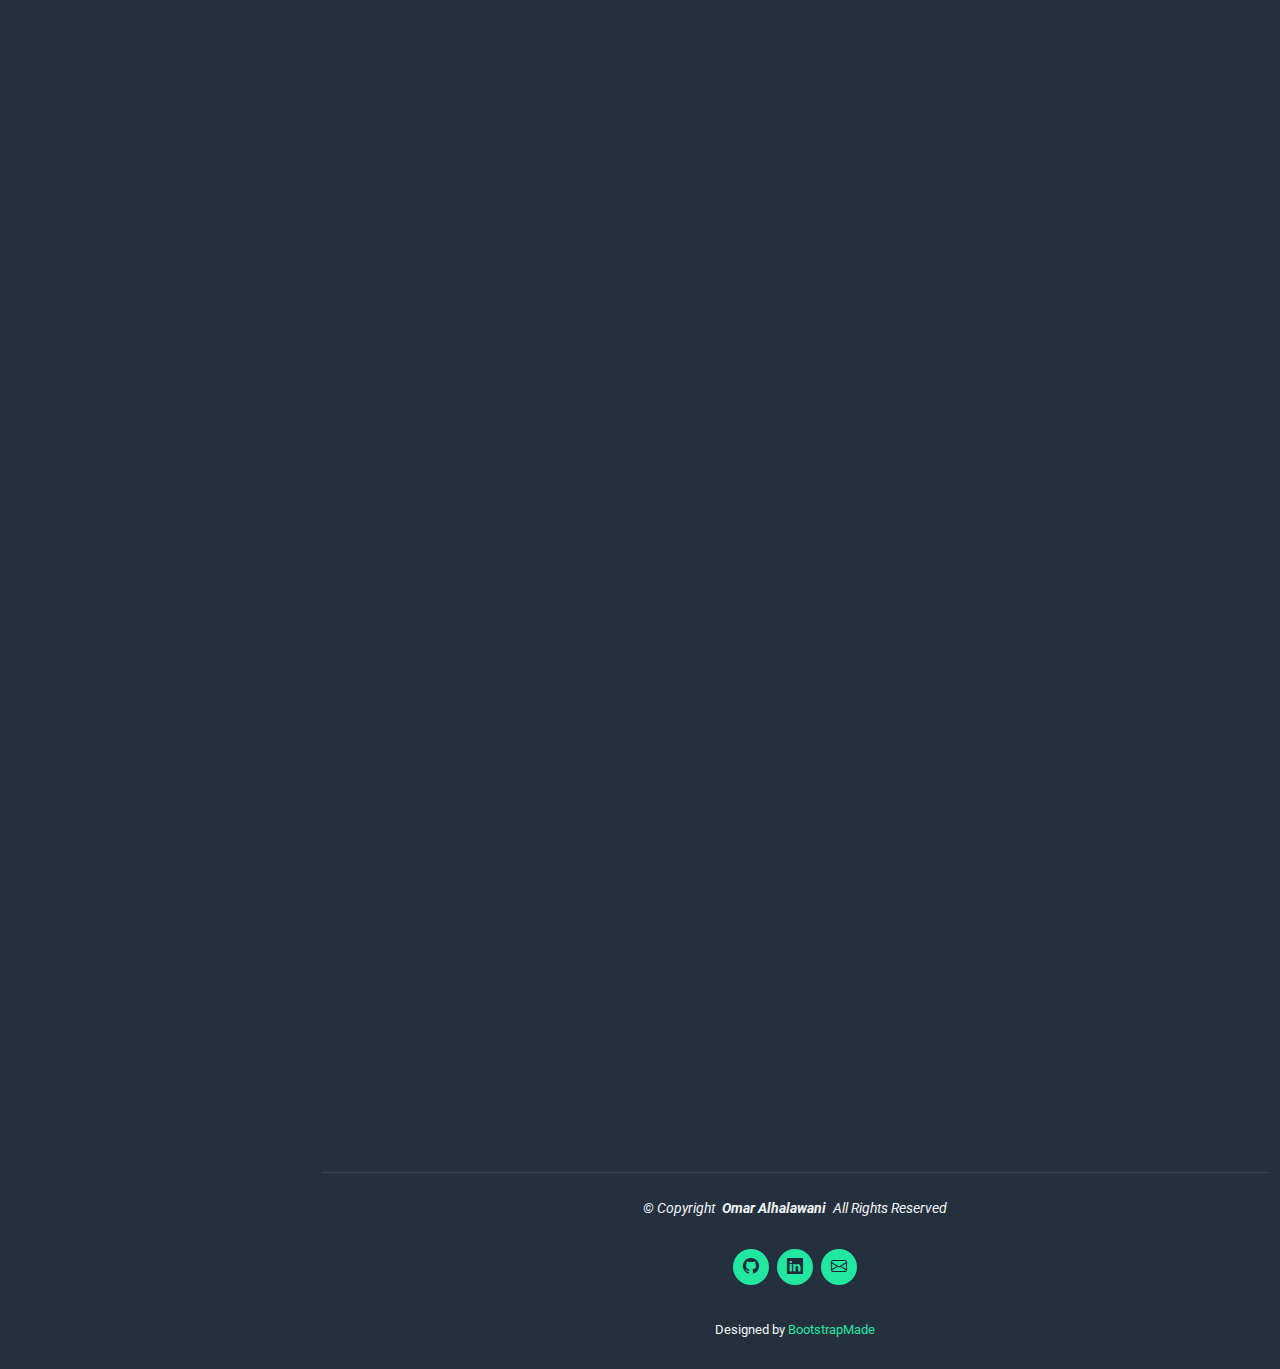
<file: project-details.html>
<!DOCTYPE html>
<html lang="en">

<head>
  <meta charset="utf-8">
  <meta content="width=device-width, initial-scale=1.0" name="viewport">
  <title>Project Details - Omar Alhalawani</title>
  <meta name="description" content="Project details for Omar Alhalawani's engineering portfolio—embedded systems, robotics, FPGA/digital logic, and Python automation tools.">
  <meta name="keywords" content="Omar Alhalawani, Projects, Embedded, FPGA, Verilog, Robotics, Python, Data Acquisition, Engineering Portfolio">
  <meta name="author" content="Omar Alhalawani">

  <!-- Favicons -->
  <link href="assets/img/favicon.png" rel="icon">
  <link href="assets/img/apple-touch-icon.png" rel="apple-touch-icon">

  <!-- Fonts -->
  <link href="https://fonts.googleapis.com" rel="preconnect">
  <link href="https://fonts.gstatic.com" rel="preconnect" crossorigin>
  <link
    href="https://fonts.googleapis.com/css2?family=Roboto:ital,wght@0,100;0,300;0,400;0,500;0,700;0,900;1,100;1,300;1,400;1,500;1,700;1,900&family=Poppins:ital,wght@0,100;0,200;0,300;0,400;0,500;0,600;0,700;0,800;0,900;1,100;1,200;1,300;1,400;1,500;1,600;1,700;1,800;1,900&family=Raleway:ital,wght@0,100;0,200;0,300;0,400;0,500;0,600;0,700;0,800;0,900;1,100;1,200;1,300;1,400;1,500;1,600;1,700;1,800;1,900&display=swap"
    rel="stylesheet">

  <!-- Vendor CSS Files -->
  <link href="assets/vendor/bootstrap/css/bootstrap.min.css" rel="stylesheet">
  <link href="assets/vendor/bootstrap-icons/bootstrap-icons.css" rel="stylesheet">
  <link href="assets/vendor/aos/aos.css" rel="stylesheet">
  <link href="assets/vendor/swiper/swiper-bundle.min.css" rel="stylesheet">
  <link href="assets/vendor/glightbox/css/glightbox.min.css" rel="stylesheet">

  <!-- Main CSS File -->
  <link href="assets/css/main.css" rel="stylesheet">
</head>

<body class="portfolio-details-page">

  <header id="header" class="header d-flex align-items-center light-background sticky-top">
    <div class="container position-relative d-flex align-items-center justify-content-between">

      <nav id="navmenu" class="navmenu">
        <ul>
          <li><a href="index.html">Home</a></li>
          <li><a href="about.html">About</a></li>
          <li><a href="resume.html">Resume</a></li>
          <li><a href="projects.html">Projects</a></li>
          <li><a href="services.html">Services</a></li>
          <li><a href="contact.html">Contact</a></li>
        </ul>
        <i class="mobile-nav-toggle d-xl-none bi bi-list"></i>
      </nav>

      <div class="header-social-links">
        <a href="https://github.com/Omar-Alhalawani" class="github" target="_blank" rel="noopener"><i class="bi bi-github"></i></a>
        <a href="https://linkedin.com/in/omar-alhalawani" class="linkedin" target="_blank" rel="noopener"><i class="bi bi-linkedin"></i></a>
        <a href="mailto:omar.alhalawani2006@gmail.com" class="email"><i class="bi bi-envelope"></i></a>
      </div>

    </div>
  </header>

  <main class="main">

    <!-- Quick Jump (optional but nice UX) -->
    <section class="section pt-4 pb-0">
      <div class="container" data-aos="fade-up">
        <div class="d-flex flex-wrap align-items-center gap-2">
          <a href="projects.html" class="btn btn-primary btn-sm"><i class="bi bi-arrow-left me-1"></i>Back to Projects</a>

          <span class="ms-2 small text-muted">Jump to:</span>
          <a href="#emg" class="btn btn-outline-primary btn-sm">EMG</a>
          <a href="#robot-car" class="btn btn-outline-primary btn-sm">Robot Car</a>
          <a href="#fifo" class="btn btn-outline-primary btn-sm">FIFO</a>
          <a href="#fpga-arithmetic" class="btn btn-outline-primary btn-sm">FPGA Arithmetic</a>
          <a href="#mini-lysimeter" class="btn btn-outline-primary btn-sm">Mini-Lysimeter</a>
          <a href="#simon-says" class="btn btn-outline-primary btn-sm">Simon Says</a>
        </div>
      </div>
    </section>

    <!-- =======================================================
      PROJECT 1: EMG
    ======================================================== -->
    <section id="emg" class="portfolio-details section">
  <div class="container section-title" data-aos="fade-up">
    <h2>EMG Signal Acquisition &amp; Processing</h2>
    <p>A complete EMG pipeline—sensor capture, microcontroller streaming, and Python processing/visualization for clean, usable muscle-signal data.</p>
  </div>

  <div class="container" data-aos="fade-up" data-aos-delay="100">
    <div class="row gy-4">

      <div class="col-lg-6" data-aos="fade-right">
        <div class="portfolio-details-media">
          <div class="main-image" data-aos="zoom-in">
            <img src="assets/img/portfolio/portfolio-emg.webp" alt="EMG Project Cover" class="img-fluid">
          </div>

          <div class="tech-stack-badges" data-aos="fade-up" data-aos-delay="200">
            <span>MyoWare</span>
            <span>Arduino</span>
            <span>Python</span>
            <span>Signal Filtering</span>
            <span>Visualization</span>
          </div>
        </div>
      </div>

      <div class="col-lg-6" data-aos="fade-left">
        <div class="portfolio-details-content">

          <div class="project-meta">
            <div class="badge-wrapper">
              <span class="project-badge">Embedded + Python</span>
            </div>

            <div class="date-client">
              <div class="meta-item">
                <i class="bi bi-tags"></i><span>Biomedical • DAQ</span>
              </div>
              <div class="meta-item">
                <i class="bi bi-cpu"></i><span>Real-time Data Stream</span>
              </div>
            </div>
          </div>

          <h2 class="project-title">From Raw EMG to Clean Features</h2>

          <div class="project-overview">
            <p class="lead">
              I built a reliable acquisition + analysis workflow for EMG signals: capturing raw sensor output, streaming it through a microcontroller, and processing it in Python for visualization and feature extraction.
            </p>

            <div class="accordion project-accordion" id="acc-emg">

              <div class="accordion-item" data-aos="fade-up">
                <h2 class="accordion-header">
                  <button class="accordion-button" type="button" data-bs-toggle="collapse" data-bs-target="#emg-collapse-1" aria-expanded="true">
                    <i class="bi bi-clipboard-data me-2"></i> What I Built
                  </button>
                </h2>
                <div id="emg-collapse-1" class="accordion-collapse collapse show" data-bs-parent="#acc-emg">
                  <div class="accordion-body">
                    <p>
                      A complete EMG workflow: sensor capture → microcontroller streaming → Python processing, with live plotting, noise reduction, and basic metrics for consistent tracking across trials.
                    </p>
                  </div>
                </div>
              </div>

              <div class="accordion-item" data-aos="fade-up" data-aos-delay="100">
                <h2 class="accordion-header">
                  <button class="accordion-button collapsed" type="button" data-bs-toggle="collapse" data-bs-target="#emg-collapse-2">
                    <i class="bi bi-exclamation-diamond me-2"></i> The Challenge
                  </button>
                </h2>
                <div id="emg-collapse-2" class="accordion-collapse collapse" data-bs-parent="#acc-emg">
                  <div class="accordion-body">
                    <p>EMG is noisy and inconsistent. The main challenges were stabilizing capture, reducing motion/line noise, and producing outputs that reflect real activation rather than artifacts.</p>
                  </div>
                </div>
              </div>

              <div class="accordion-item" data-aos="fade-up" data-aos-delay="200">
                <h2 class="accordion-header">
                  <button class="accordion-button collapsed" type="button" data-bs-toggle="collapse" data-bs-target="#emg-collapse-3">
                    <i class="bi bi-award me-2"></i> What I Learned
                  </button>
                </h2>
                <div id="emg-collapse-3" class="accordion-collapse collapse" data-bs-parent="#acc-emg">
                  <div class="accordion-body">
                    <p>How to design “lab reliable” tooling: consistent sampling, clean data paths, repeatable processing, and visuals that support decisions.</p>
                  </div>
                </div>
              </div>

            </div>
          </div>

          <div class="project-features" data-aos="fade-up" data-aos-delay="300">
            <h3><i class="bi bi-stars"></i> Key Features</h3>
            <div class="row g-3">

              <div class="col-md-6">
                <ul class="feature-list">
                  <li><i class="bi bi-check2-circle"></i> Reliable EMG data streaming</li>
                  <li><i class="bi bi-check2-circle"></i> Live plotting + monitoring</li>
                  <li><i class="bi bi-check2-circle"></i> Filtering / noise reduction</li>
                </ul>
              </div>

              <div class="col-md-6">
                <ul class="feature-list">
                  <li><i class="bi bi-check2-circle"></i> Feature extraction basics</li>
                  <li><i class="bi bi-check2-circle"></i> Repeatable workflow</li>
                  <li><i class="bi bi-check2-circle"></i> Portfolio-ready tooling</li>
                </ul>
              </div>

            </div>
          </div>

          <div class="cta-buttons d-flex gap-3" data-aos="fade-up" data-aos-delay="400">
  <a href="https://github.com/Omar-Alhalawani/EMG-Signal-Acquisition-and-Processing"
     class="btn-view-project"
     target="_blank"
     rel="noopener">
    <i class="bi bi-github"></i> GitHub
  </a>
            <a href="#robot-car" class="btn-next-project">Next Project <i class="bi bi-arrow-right"></i></a>
          </div>

        </div>
      </div>

    </div>
  </div>
</section>

    <!-- =======================================================
      PROJECT 2: ROBOT CAR
    ======================================================== -->
    <section id="robot-car" class="portfolio-details section">
      <div class="container section-title" data-aos="fade-up">
        <h2>Autonomous / IoT Robotic Car</h2>
        <p>An embedded robotics platform with motor control, sensors, and wireless control—built to be modular, testable, and easy to extend.</p>
      </div>

      <div class="container" data-aos="fade-up" data-aos-delay="100">
        <div class="row gy-4">

          <div class="col-lg-6" data-aos="fade-right">
            <div class="portfolio-details-media">
              <div class="main-image" data-aos="zoom-in">
                <img src="assets/img/portfolio/portfolio-robot-car.webp" alt="Robotic Car Project Cover" class="img-fluid">
              </div>
              <div class="tech-stack-badges" data-aos="fade-up" data-aos-delay="200">
                <span>Arduino</span>
                <span>Motor Driver</span>
                <span>Sensors</span>
                <span>Wireless Control</span>
                <span>Embedded Debugging</span>
              </div>
            </div>
          </div>

          <div class="col-lg-6" data-aos="fade-left">
            <div class="portfolio-details-content">
              <div class="project-meta">
                <div class="badge-wrapper">
                  <span class="project-badge">Robotics</span>
                </div>
                <div class="date-client">
                  <div class="meta-item"><i class="bi bi-tags"></i><span>Embedded • IoT</span></div>
                  <div class="meta-item"><i class="bi bi-gear"></i><span>Control + Integration</span></div>
                </div>
              </div>

              <h2 class="project-title">Motor Control, Sensing, and Wireless Control</h2>

              <div class="project-overview">
                <p class="lead">
                  I designed a robotic-car platform around a microcontroller, focusing on reliable motor control, modular sensor integration,
                  and a wireless control path for remote operation and testing.
                </p>

                <div class="accordion project-accordion" id="acc-robot">
                  <div class="accordion-item" data-aos="fade-up">
                    <h2 class="accordion-header">
                      <button class="accordion-button" type="button" data-bs-toggle="collapse" data-bs-target="#robot-collapse-1" aria-expanded="true">
                        <i class="bi bi-clipboard-data me-2"></i> What I Built
                      </button>
                    </h2>
                    <div id="robot-collapse-1" class="accordion-collapse collapse show" data-bs-parent="#acc-robot">
                      <div class="accordion-body">
                        <p>A robotic car with a structured embedded codebase: motor control, sensor reads, and a wireless input layer designed to be easy to extend.</p>
                      </div>
                    </div>
                  </div>

                  <div class="accordion-item" data-aos="fade-up" data-aos-delay="100">
                    <h2 class="accordion-header">
                      <button class="accordion-button collapsed" type="button" data-bs-toggle="collapse" data-bs-target="#robot-collapse-2">
                        <i class="bi bi-exclamation-diamond me-2"></i> The Challenge
                      </button>
                    </h2>
                    <div id="robot-collapse-2" class="accordion-collapse collapse" data-bs-parent="#acc-robot">
                      <div class="accordion-body">
                        <p>Smooth predictable motion + stable sensing + wireless control. Focus areas: power stability, noise, and consistent behavior.</p>
                      </div>
                    </div>
                  </div>

                  <div class="accordion-item" data-aos="fade-up" data-aos-delay="200">
                    <h2 class="accordion-header">
                      <button class="accordion-button collapsed" type="button" data-bs-toggle="collapse" data-bs-target="#robot-collapse-3">
                        <i class="bi bi-award me-2"></i> What I Learned
                      </button>
                    </h2>
                    <div id="robot-collapse-3" class="accordion-collapse collapse" data-bs-parent="#acc-robot">
                      <div class="accordion-body">
                        <p>Integration is the real work: grounding, wiring discipline, sensor noise, and code structure matter as much as features.</p>
                      </div>
                    </div>
                  </div>
                </div>
              </div>

              <div class="project-features" data-aos="fade-up" data-aos-delay="300">
                <h3><i class="bi bi-stars"></i> Key Features</h3>
                <div class="row g-3">
                  <div class="col-md-6">
                    <ul class="feature-list">
                      <li><i class="bi bi-check2-circle"></i> Motor driver control</li>
                      <li><i class="bi bi-check2-circle"></i> Sensor integration</li>
                      <li><i class="bi bi-check2-circle"></i> Modular code structure</li>
                    </ul>
                  </div>
                  <div class="col-md-6">
                    <ul class="feature-list">
                      <li><i class="bi bi-check2-circle"></i> Wireless control layer</li>
                      <li><i class="bi bi-check2-circle"></i> Repeatable testing</li>
                      <li><i class="bi bi-check2-circle"></i> Clean hardware integration</li>
                    </ul>
                  </div>
                </div>
              </div>

              <div class="cta-buttons" data-aos="fade-up" data-aos-delay="400">
                <a href="https://github.com/Omar-Alhalawani/Wireless_IoT-Controlled_Robotic_Car"
     class="btn-view-project"
     target="_blank"
     rel="noopener">
    <i class="bi bi-github"></i> GitHub
  </a>
                <a href="#fifo" class="btn-next-project">Next Project <i class="bi bi-arrow-right"></i></a>
              </div>

            </div>
          </div>

        </div>
      </div>
    </section>

<!-- =======================================================
  PROJECT 3: FIFO
======================================================== -->
<section id="fifo" class="portfolio-details section">
  <div class="container section-title" data-aos="fade-up">
    <h2>Synchronous FIFO (RTL + Verification)</h2>
    <p>A clean, parameterized FIFO design with self-checking verification—focused on correctness, edge cases, and hardware-real behavior.</p>
  </div>

  <div class="container" data-aos="fade-up" data-aos-delay="100">
    <div class="row gy-4">

      <div class="col-lg-6" data-aos="fade-right">
        <div class="portfolio-details-media">
          <div class="main-image" data-aos="zoom-in">
            <img src="assets/img/portfolio/portfolio-fifo.webp" alt="Synchronous FIFO Cover" class="img-fluid">
          </div>
          <div class="tech-stack-badges" data-aos="fade-up" data-aos-delay="200">
            <span>Verilog / SV</span>
            <span>Parameterized</span>
            <span>Self-checking TB</span>
            <span>Assertions</span>
            <span>Waveform Debug</span>
          </div>
        </div>
      </div>

      <div class="col-lg-6" data-aos="fade-left">
        <div class="portfolio-details-content">

          <div class="project-meta">
            <div class="badge-wrapper">
              <span class="project-badge">FPGA / Digital</span>
            </div>
            <div class="date-client">
              <div class="meta-item">
                <i class="bi bi-tags"></i><span>RTL • Verification</span>
              </div>
              <div class="meta-item">
                <i class="bi bi-diagram-3"></i><span>Pointers • Flags • Counters</span>
              </div>
            </div>
          </div>

          <h2 class="project-title">Correct FIFO Behavior Under Real Conditions</h2>

          <div class="project-overview">
            <p class="lead">
              I implemented a synchronous FIFO with correct full/empty behavior, clean pointer logic, and a self-checking testbench.
              The focus was correctness under edge cases: simultaneous read/write, boundary transitions, and illegal operation prevention.
            </p>

            <div class="accordion project-accordion" id="acc-fifo">
              <div class="accordion-item" data-aos="fade-up">
                <h2 class="accordion-header">
                  <button class="accordion-button" type="button" data-bs-toggle="collapse" data-bs-target="#fifo-collapse-1" aria-expanded="true">
                    <i class="bi bi-clipboard-data me-2"></i> What I Built
                  </button>
                </h2>
                <div id="fifo-collapse-1" class="accordion-collapse collapse show" data-bs-parent="#acc-fifo">
                  <div class="accordion-body">
  <p class="mb-3">
    A parameterized FIFO module (width and depth) using read/write pointers and occupancy tracking, with explicit full and empty flags.
    The design cleanly separates pointer updates, flag logic, and data storage to match real hardware behavior.
  </p>

  <p class="mb-0">
    The FIFO supports configurable <strong>DATA_WIDTH</strong> and <strong>DEPTH</strong>, safely handles <strong>simultaneous read and write</strong>
    operations in the same cycle, and is verified using a <strong>self-checking testbench</strong> with a software reference model
    and scoreboard to validate correctness under randomized traffic.
  </p>
</div>

                </div>
              </div>

              <div class="accordion-item" data-aos="fade-up" data-aos-delay="100">
                <h2 class="accordion-header">
                  <button class="accordion-button collapsed" type="button" data-bs-toggle="collapse" data-bs-target="#fifo-collapse-2" aria-expanded="false">
                    <i class="bi bi-exclamation-diamond me-2"></i> The Challenge
                  </button>
                </h2>
                <div id="fifo-collapse-2" class="accordion-collapse collapse" data-bs-parent="#acc-fifo">
                  <div class="accordion-body">
                    <p>
                      The hardest part is defining “correct” behavior when signals overlap:
                      <strong>read + write in the same cycle</strong>, full-to-not-full transitions, and preventing reads on empty / writes on full.
                      The design was written to match how real flip-flops update state on a clock edge.
                    </p>
                  </div>
                </div>
              </div>

              <div class="accordion-item" data-aos="fade-up" data-aos-delay="200">
                <h2 class="accordion-header">
                  <button class="accordion-button collapsed" type="button" data-bs-toggle="collapse" data-bs-target="#fifo-collapse-3" aria-expanded="false">
                    <i class="bi bi-award me-2"></i> What I Learned
                  </button>
                </h2>
                <div id="fifo-collapse-3" class="accordion-collapse collapse" data-bs-parent="#acc-fifo">
                  <div class="accordion-body">
                    <p>
                      Good verification forces clarity. Writing a reference model + automated checks made bugs obvious fast,
                      and it taught me to think in terms of cycle-accurate behavior and corner cases—not just “works in one demo”.
                    </p>
                  </div>
                </div>
              </div>
            </div>
          </div>

          <div class="project-features" data-aos="fade-up" data-aos-delay="300">
            <h3><i class="bi bi-stars"></i> Key Features</h3>
            <div class="row g-3">
              <div class="col-md-6">
                <ul class="feature-list">
                  <li><i class="bi bi-check2-circle"></i> Parameterized width/depth</li>
                  <li><i class="bi bi-check2-circle"></i> Correct full/empty flags</li>
                  <li><i class="bi bi-check2-circle"></i> Safe simultaneous R/W</li>
                </ul>
              </div>
              <div class="col-md-6">
                <ul class="feature-list">
                  <li><i class="bi bi-check2-circle"></i> Self-checking testbench</li>
                  <li><i class="bi bi-check2-circle"></i> Scoreboard + reference model</li>
                  <li><i class="bi bi-check2-circle"></i> Waveform-driven debugging</li>
                </ul>
              </div>
            </div>
          </div>

          <div class="cta-buttons" data-aos="fade-up" data-aos-delay="400">
           <a href="https://github.com/Omar-Alhalawani/REPO_NAME"
     class="btn-view-project"
     target="_blank"
     rel="noopener">
    <i class="bi bi-github"></i> GitHub
  </a>
            <a href="#fpga-arithmetic" class="btn-next-project">Next Project <i class="bi bi-arrow-right"></i></a>
          </div>

        </div>
      </div>

    </div>
  </div>
</section>


<!-- =======================================================
  PROJECT 4: FPGA ARITHMETIC
======================================================== -->
<section id="fpga-arithmetic" class="portfolio-details section">
  <div class="container section-title" data-aos="fade-up">
    <h2>FPGA Arithmetic Display System</h2>
    <p>A digital system combining a datapath and control logic to perform arithmetic operations and display results on a 7-segment interface.</p>
  </div>

  <div class="container" data-aos="fade-up" data-aos-delay="100">
    <div class="row gy-4">

      <div class="col-lg-6" data-aos="fade-right">
        <div class="portfolio-details-media">
          <div class="main-image" data-aos="zoom-in">
            <img src="assets/img/portfolio/portfolio-arithmetic.webp" alt="FPGA Arithmetic Cover" class="img-fluid">
          </div>
          <div class="tech-stack-badges" data-aos="fade-up" data-aos-delay="200">
            <span>Verilog</span>
            <span>Vivado</span>
            <span>Datapath</span>
            <span>FSM Control</span>
            <span>7-Segment</span>
          </div>
        </div>
      </div>

      <div class="col-lg-6" data-aos="fade-left">
        <div class="portfolio-details-content">

          <div class="project-meta">
            <div class="badge-wrapper">
              <span class="project-badge">FPGA / Digital</span>
            </div>
            <div class="date-client">
              <div class="meta-item">
                <i class="bi bi-tags"></i><span>RTL • Datapath</span>
              </div>
              <div class="meta-item">
                <i class="bi bi-display"></i><span>7-Segment Output</span>
              </div>
            </div>
          </div>

          <h2 class="project-title">Datapath + Controller That Scales</h2>

          <div class="project-overview">
            <p class="lead">
              This project focuses on clean digital architecture: a datapath that performs arithmetic and a controller (FSM)
              that sequences inputs and operations, with stable output shown through 7-segment display logic.
            </p>

            <div class="accordion project-accordion" id="acc-arith">
              <div class="accordion-item" data-aos="fade-up">
                <h2 class="accordion-header">
                  <button class="accordion-button" type="button" data-bs-toggle="collapse" data-bs-target="#arith-collapse-1" aria-expanded="true">
                    <i class="bi bi-clipboard-data me-2"></i> What I Built
                  </button>
                </h2>
                <div id="arith-collapse-1" class="accordion-collapse collapse show" data-bs-parent="#acc-arith">
                  <div class="accordion-body">
  <p class="mb-3">
    I designed a structured FPGA-based arithmetic system composed of a datapath and a controller, following clean digital
    design principles. The datapath handles operand storage, arithmetic operations, and result formatting, while a
    finite-state machine (FSM) sequences input capture, computation, and display updates.
  </p>

  <p class="mb-0">
    The system drives a 7-segment display using dedicated encoding logic, ensuring stable and readable outputs.
    Emphasis was placed on separating combinational and sequential logic, maintaining glitch-free display behavior,
    and keeping module boundaries clean to support debugging, reuse, and future feature expansion.
  </p>
</div>

                </div>
              </div>

              <div class="accordion-item" data-aos="fade-up" data-aos-delay="100">
                <h2 class="accordion-header">
                  <button class="accordion-button collapsed" type="button" data-bs-toggle="collapse" data-bs-target="#arith-collapse-2" aria-expanded="false">
                    <i class="bi bi-exclamation-diamond me-2"></i> The Challenge
                  </button>
                </h2>
                <div id="arith-collapse-2" class="accordion-collapse collapse" data-bs-parent="#acc-arith">
                  <div class="accordion-body">
                    <p>
                      Keeping the system “hardware-clean”: separating combinational vs sequential logic, ensuring stable outputs,
                      and making sure the display updates at the right time without glitching or meta-behavior from noisy inputs.
                    </p>
                  </div>
                </div>
              </div>

              <div class="accordion-item" data-aos="fade-up" data-aos-delay="200">
                <h2 class="accordion-header">
                  <button class="accordion-button collapsed" type="button" data-bs-toggle="collapse" data-bs-target="#arith-collapse-3" aria-expanded="false">
                    <i class="bi bi-award me-2"></i> What I Learned
                  </button>
                </h2>
                <div id="arith-collapse-3" class="accordion-collapse collapse" data-bs-parent="#acc-arith">
                  <div class="accordion-body">
                    <p>
                      Modular RTL makes everything easier: debugging, reuse, and scaling features.
                      Once the datapath/control split is correct, future additions (new ops, input handling, display modes) are straightforward.
                    </p>
                  </div>
                </div>
              </div>
            </div>
          </div>

          <div class="project-features" data-aos="fade-up" data-aos-delay="300">
            <h3><i class="bi bi-stars"></i> Key Features</h3>
            <div class="row g-3">
              <div class="col-md-6">
                <ul class="feature-list">
                  <li><i class="bi bi-check2-circle"></i> Datapath/control split</li>
                  <li><i class="bi bi-check2-circle"></i> FSM sequencing</li>
                  <li><i class="bi bi-check2-circle"></i> Stable output timing</li>
                </ul>
              </div>
              <div class="col-md-6">
                <ul class="feature-list">
                  <li><i class="bi bi-check2-circle"></i> 7-segment encoding</li>
                  <li><i class="bi bi-check2-circle"></i> Clean modular RTL</li>
                  <li><i class="bi bi-check2-circle"></i> Simulation + debug workflow</li>
                </ul>
              </div>
            </div>
          </div>

          <div class="cta-buttons" data-aos="fade-up" data-aos-delay="400">
            <a href="https://github.com/Omar-Alhalawani/REPO_NAME"
     class="btn-view-project"
     target="_blank"
     rel="noopener">
    <i class="bi bi-github"></i> GitHub
  </a>
            <a href="#mini-lysimeter" class="btn-next-project">Next Project <i class="bi bi-arrow-right"></i></a>
          </div>

        </div>
      </div>

    </div>
  </div>
</section>


<!-- =======================================================
  PROJECT 5: MINI-LYSIMETER
======================================================== -->
<section id="mini-lysimeter" class="portfolio-details section">
  <div class="container section-title" data-aos="fade-up">
    <h2>Mini-Lysimeter Research GUI</h2>
    <p>A research-oriented Python GUI integrating DAQ hardware and microcontroller inputs to collect, monitor, and export experimental data.</p>
  </div>

  <div class="container" data-aos="fade-up" data-aos-delay="100">
    <div class="row gy-4">

      <div class="col-lg-6" data-aos="fade-right">
        <div class="portfolio-details-media">
          <div class="main-image" data-aos="zoom-in">
            <img src="assets/img/portfolio/portfolio-lysimeter.webp" alt="Mini-Lysimeter GUI Cover" class="img-fluid">
          </div>
          <div class="tech-stack-badges" data-aos="fade-up" data-aos-delay="200">
            <span>Python</span>
            <span>NI-DAQ</span>
            <span>Arduino</span>
            <span>GUI</span>
            <span>CSV Export</span>
          </div>
        </div>
      </div>

      <div class="col-lg-6" data-aos="fade-left">
        <div class="portfolio-details-content">

          <div class="project-meta">
            <div class="badge-wrapper">
              <span class="project-badge">Python + DAQ</span>
            </div>
            <div class="date-client">
              <div class="meta-item">
                <i class="bi bi-tags"></i><span>Instrumentation</span>
              </div>
              <div class="meta-item">
                <i class="bi bi-graph-up"></i><span>Live Monitoring</span>
              </div>
            </div>
          </div>

          <h2 class="project-title">A Research-Friendly Data Capture Tool</h2>

          <div class="project-overview">
            <p class="lead">
              I built a Python GUI to support experiments by connecting to DAQ hardware and microcontroller inputs.
              The focus is usability and reliability: live monitoring, simple controls, and clean exports for analysis.
            </p>

            <div class="accordion project-accordion" id="acc-lys">
              <div class="accordion-item" data-aos="fade-up">
                <h2 class="accordion-header">
                  <button class="accordion-button" type="button" data-bs-toggle="collapse" data-bs-target="#lys-collapse-1" aria-expanded="true">
                    <i class="bi bi-clipboard-data me-2"></i> What I Built
                  </button>
                </h2>
                <div id="lys-collapse-1" class="accordion-collapse collapse show" data-bs-parent="#acc-lys">
                  <div class="accordion-body">
  <p class="mb-3">
    I developed a Python-based graphical user interface to support laboratory experiments by integrating NI-DAQ hardware
    and microcontroller inputs. The tool allows users to configure acquisition channels, monitor sensor signals in
    real time, and maintain visibility into experiment health during data collection.
  </p>

  <p class="mb-0">
    The interface emphasizes reliability and usability: predictable acquisition behavior, clear status feedback,
    and clean CSV data exports for downstream analysis. Design decisions focused on reducing manual steps,
    handling connection failures gracefully, and providing a workflow that researchers can trust during live experiments.
  </p>
</div>

                </div>
              </div>

              <div class="accordion-item" data-aos="fade-up" data-aos-delay="100">
                <h2 class="accordion-header">
                  <button class="accordion-button collapsed" type="button" data-bs-toggle="collapse" data-bs-target="#lys-collapse-2" aria-expanded="false">
                    <i class="bi bi-exclamation-diamond me-2"></i> The Challenge
                  </button>
                </h2>
                <div id="lys-collapse-2" class="accordion-collapse collapse" data-bs-parent="#acc-lys">
                  <div class="accordion-body">
                    <p>
                      Making the tool stable under real lab usage: connection failures, sampling consistency, and a UI that stays responsive.
                      This meant focusing on error handling, clear status, and predictable acquisition behavior.
                    </p>
                  </div>
                </div>
              </div>

              <div class="accordion-item" data-aos="fade-up" data-aos-delay="200">
                <h2 class="accordion-header">
                  <button class="accordion-button collapsed" type="button" data-bs-toggle="collapse" data-bs-target="#lys-collapse-3" aria-expanded="false">
                    <i class="bi bi-award me-2"></i> What I Learned
                  </button>
                </h2>
                <div id="lys-collapse-3" class="accordion-collapse collapse" data-bs-parent="#acc-lys">
                  <div class="accordion-body">
                    <p>
                      The best tools are boring-in-a-good-way: clear workflows, meaningful error states, and exports that match what analysis needs.
                      “Reliable and repeatable” beats “flashy” for research software.
                    </p>
                  </div>
                </div>
              </div>
            </div>
          </div>

          <div class="project-features" data-aos="fade-up" data-aos-delay="300">
            <h3><i class="bi bi-stars"></i> Key Features</h3>
            <div class="row g-3">
              <div class="col-md-6">
                <ul class="feature-list">
                  <li><i class="bi bi-check2-circle"></i> Live monitoring</li>
                  <li><i class="bi bi-check2-circle"></i> Device configuration</li>
                  <li><i class="bi bi-check2-circle"></i> Clean CSV exports</li>
                </ul>
              </div>
              <div class="col-md-6">
                <ul class="feature-list">
                  <li><i class="bi bi-check2-circle"></i> Research-friendly UI</li>
                  <li><i class="bi bi-check2-circle"></i> Stable acquisition flow</li>
                  <li><i class="bi bi-check2-circle"></i> Practical error handling</li>
                </ul>
              </div>
            </div>
          </div>

          <div class="cta-buttons" data-aos="fade-up" data-aos-delay="400">
            <a href="https://github.com/Omar-Alhalawani/GUI-NI-DAQ"
     class="btn-view-project"
     target="_blank"
     rel="noopener">
    <i class="bi bi-github"></i> GitHub
  </a>
            <a href="#simon-says" class="btn-next-project">Next Project <i class="bi bi-arrow-right"></i></a>
          </div>

        </div>
      </div>

    </div>
  </div>
</section>

    
<!-- =======================================================
  PROJECT 6: SIMON SAYS
======================================================== -->
<section id="simon-says" class="portfolio-details section">
  <div class="container section-title" data-aos="fade-up">
    <h2>Simon-Says Memory Game (Arduino)</h2>
    <p>A handheld multi-mode Simon-style memory game with sound control, debounced inputs, and EEPROM high score saving—built fast, refined for usability, and packaged in a custom physical enclosure.</p>
  </div>

  <div class="container" data-aos="fade-up" data-aos-delay="100">
    <div class="row gy-4">

      <div class="col-lg-6" data-aos="fade-right">
        <div class="portfolio-details-media">
          <div class="main-image" data-aos="zoom-in">
            <img src="assets/img/portfolio/portfolio-simon.webp" alt="Simon-Says Memory Game Cover" class="img-fluid">
          </div>
          <div class="tech-stack-badges" data-aos="fade-up" data-aos-delay="200">
            <span>Arduino</span>
            <span>C++</span>
            <span>LCD (I2C)</span>
            <span>EEPROM</span>
            <span>Debouncing</span>
          </div>
        </div>
      </div>

      <div class="col-lg-6" data-aos="fade-left">
        <div class="portfolio-details-content">

          <div class="project-meta">
            <div class="badge-wrapper">
              <span class="project-badge">Embedded + Hardware</span>
            </div>
            <div class="date-client">
              <div class="meta-item">
                <i class="bi bi-tags"></i><span>Game • Interaction</span>
              </div>
              <div class="meta-item">
                <i class="bi bi-tools"></i><span>Enclosure + Prototyping</span>
              </div>
            </div>
          </div>

          <h2 class="project-title">A Handheld Simon Game Built to Feel “Real”</h2>

          <div class="project-overview">
            <p class="lead">
              I developed a Simon-Says memory game on Arduino in under two days, then iterated on both the software and
              physical design to make it more playable, reliable, and portable. The final version supports multiple game modes,
              sound control, and persistent high score tracking.
            </p>

            <div class="accordion project-accordion" id="acc-simon">

              <div class="accordion-item" data-aos="fade-up">
                <h2 class="accordion-header">
                  <button class="accordion-button" type="button" data-bs-toggle="collapse" data-bs-target="#simon-collapse-1" aria-expanded="true">
                    <i class="bi bi-clipboard-data me-2"></i> What I Built
                  </button>
                </h2>
                <div id="simon-collapse-1" class="accordion-collapse collapse show" data-bs-parent="#acc-simon">
                  <div class="accordion-body">
                    <p class="mb-3">
                      I built a complete Simon game system with a clear gameplay loop: generate sequences, present them using LEDs and tones,
                      accept user input, validate correctness, and track progression using a level/score system. The firmware includes multiple
                      play styles (Classic, Speed, Reverse, and Stealth), a lives system, and a mute toggle for sound control.
                    </p>

                    <p class="mb-0">
                      To make the device feel polished rather than prototype-only, I added debounced button handling, an I2C LCD interface for
                      readable prompts and feedback, and EEPROM-based high score saving so the best score persists across power cycles. I also
                      designed the physical enclosure in Autodesk Inventor and used hands-on fabrication/woodworking to build the game box and
                      later refine it into a handheld “Gameboy-style” form factor.
                    </p>
                  </div>
                </div>
              </div>

              <div class="accordion-item" data-aos="fade-up" data-aos-delay="100">
                <h2 class="accordion-header">
                  <button class="accordion-button collapsed" type="button" data-bs-toggle="collapse" data-bs-target="#simon-collapse-2" aria-expanded="false">
                    <i class="bi bi-exclamation-diamond me-2"></i> The Challenge
                  </button>
                </h2>
                <div id="simon-collapse-2" class="accordion-collapse collapse" data-bs-parent="#acc-simon">
                  <div class="accordion-body">
                    <p class="mb-3">
                      The biggest challenge was making the game reliable and responsive under real use. Without debouncing, button presses
                      can double-trigger, and timing-sensitive modes can become frustrating rather than fun. I also had to keep the UI readable
                      and avoid confusing state transitions while still supporting multiple modes and gameplay rules.
                    </p>

                    <p class="mb-0">
                      On the hardware side, I iterated on the enclosure to balance usability and portability. The first design focused on a full
                      game-box experience, then I simplified the physical layout into a handheld version while keeping the interaction clear:
                      consistent button placement, obvious LED feedback, and sound cues that match the game state.
                    </p>
                  </div>
                </div>
              </div>

              <div class="accordion-item" data-aos="fade-up" data-aos-delay="200">
                <h2 class="accordion-header">
                  <button class="accordion-button collapsed" type="button" data-bs-toggle="collapse" data-bs-target="#simon-collapse-3" aria-expanded="false">
                    <i class="bi bi-award me-2"></i> What I Learned
                  </button>
                </h2>
                <div id="simon-collapse-3" class="accordion-collapse collapse" data-bs-parent="#acc-simon">
                  <div class="accordion-body">
                    <p class="mb-3">
                      This project taught me how fast prototyping and clean system thinking can work together. Building the first playable version
                      quickly was useful, but the real improvement came from iteration: tightening state logic, adding robust input handling,
                      and making the UI clearer so the device is enjoyable and predictable.
                    </p>

                    <p class="mb-0">
                      I also learned how much physical design affects software perception. Even simple electronics feel “finished” when the enclosure,
                      input layout, and feedback are intentional. The result is a small embedded product that demonstrates both firmware structure
                      and real-world hardware integration.
                    </p>
                  </div>
                </div>
              </div>

            </div>
          </div>

          <div class="project-features" data-aos="fade-up" data-aos-delay="300">
            <h3><i class="bi bi-stars"></i> Key Features</h3>
            <div class="row g-3">
              <div class="col-md-6">
                <ul class="feature-list">
                  <li><i class="bi bi-check2-circle"></i> Classic, Speed, Reverse, Stealth modes</li>
                  <li><i class="bi bi-check2-circle"></i> Lives + scoring progression</li>
                  <li><i class="bi bi-check2-circle"></i> Debounced input handling</li>
                </ul>
              </div>
              <div class="col-md-6">
                <ul class="feature-list">
                  <li><i class="bi bi-check2-circle"></i> EEPROM high score persistence</li>
                  <li><i class="bi bi-check2-circle"></i> LCD prompts + feedback</li>
                  <li><i class="bi bi-check2-circle"></i> Custom Inventor enclosure design</li>
                </ul>
              </div>
            </div>
          </div>

          <div class="cta-buttons" data-aos="fade-up" data-aos-delay="400">
           <a href="https://github.com/Omar-Alhalawani/simon-says-memory-game"
     class="btn-view-project"
     target="_blank"
     rel="noopener">
    <i class="bi bi-github"></i> GitHub
  </a>
            <a href="#emg" class="btn-next-project">Back to Top <i class="bi bi-arrow-up"></i></a>
          </div>

        </div>
      </div>

    </div>
  </div>
</section>


  </main>

  <footer id="footer" class="footer">
    <div class="container">
      <div class="copyright text-center ">
        <p>© <span>Copyright</span> <strong class="px-1 sitename">Omar Alhalawani</strong> <span>All Rights Reserved<br></span></p>
      </div>
      <div class="social-links d-flex justify-content-center">
        <a href="https://github.com/Omar-Alhalawani" class="github" target="_blank" rel="noopener"><i class="bi bi-github"></i></a>
        <a href="https://linkedin.com/in/omar-alhalawani" class="linkedin" target="_blank" rel="noopener"><i class="bi bi-linkedin"></i></a>
        <a href="mailto:omar.alhalawani2006@gmail.com" class="email"><i class="bi bi-envelope"></i></a>
      </div>
      <div class="credits">
        Designed by <a href="https://bootstrapmade.com/">BootstrapMade</a>
      </div>
    </div>
  </footer>

  <!-- Scroll Top -->
  <a href="#" id="scroll-top" class="scroll-top d-flex align-items-center justify-content-center"><i class="bi bi-arrow-up-short"></i></a>
  <div id="preloader"></div>

  <!-- Vendor JS Files -->
  <script src="assets/vendor/bootstrap/js/bootstrap.bundle.min.js"></script>
  <script src="assets/vendor/aos/aos.js"></script>
  <script src="assets/vendor/typed.js/typed.umd.js"></script>
  <script src="assets/vendor/waypoints/noframework.waypoints.js"></script>
  <script src="assets/vendor/purecounter/purecounter_vanilla.js"></script>
  <script src="assets/vendor/swiper/swiper-bundle.min.js"></script>
  <script src="assets/vendor/imagesloaded/imagesloaded.pkgd.min.js"></script>
  <script src="assets/vendor/isotope-layout/isotope.pkgd.min.js"></script>
  <script src="assets/vendor/glightbox/js/glightbox.min.js"></script>

  <!-- Main JS File -->
  <script src="assets/js/main.js"></script>

</body>

</html>
</file>
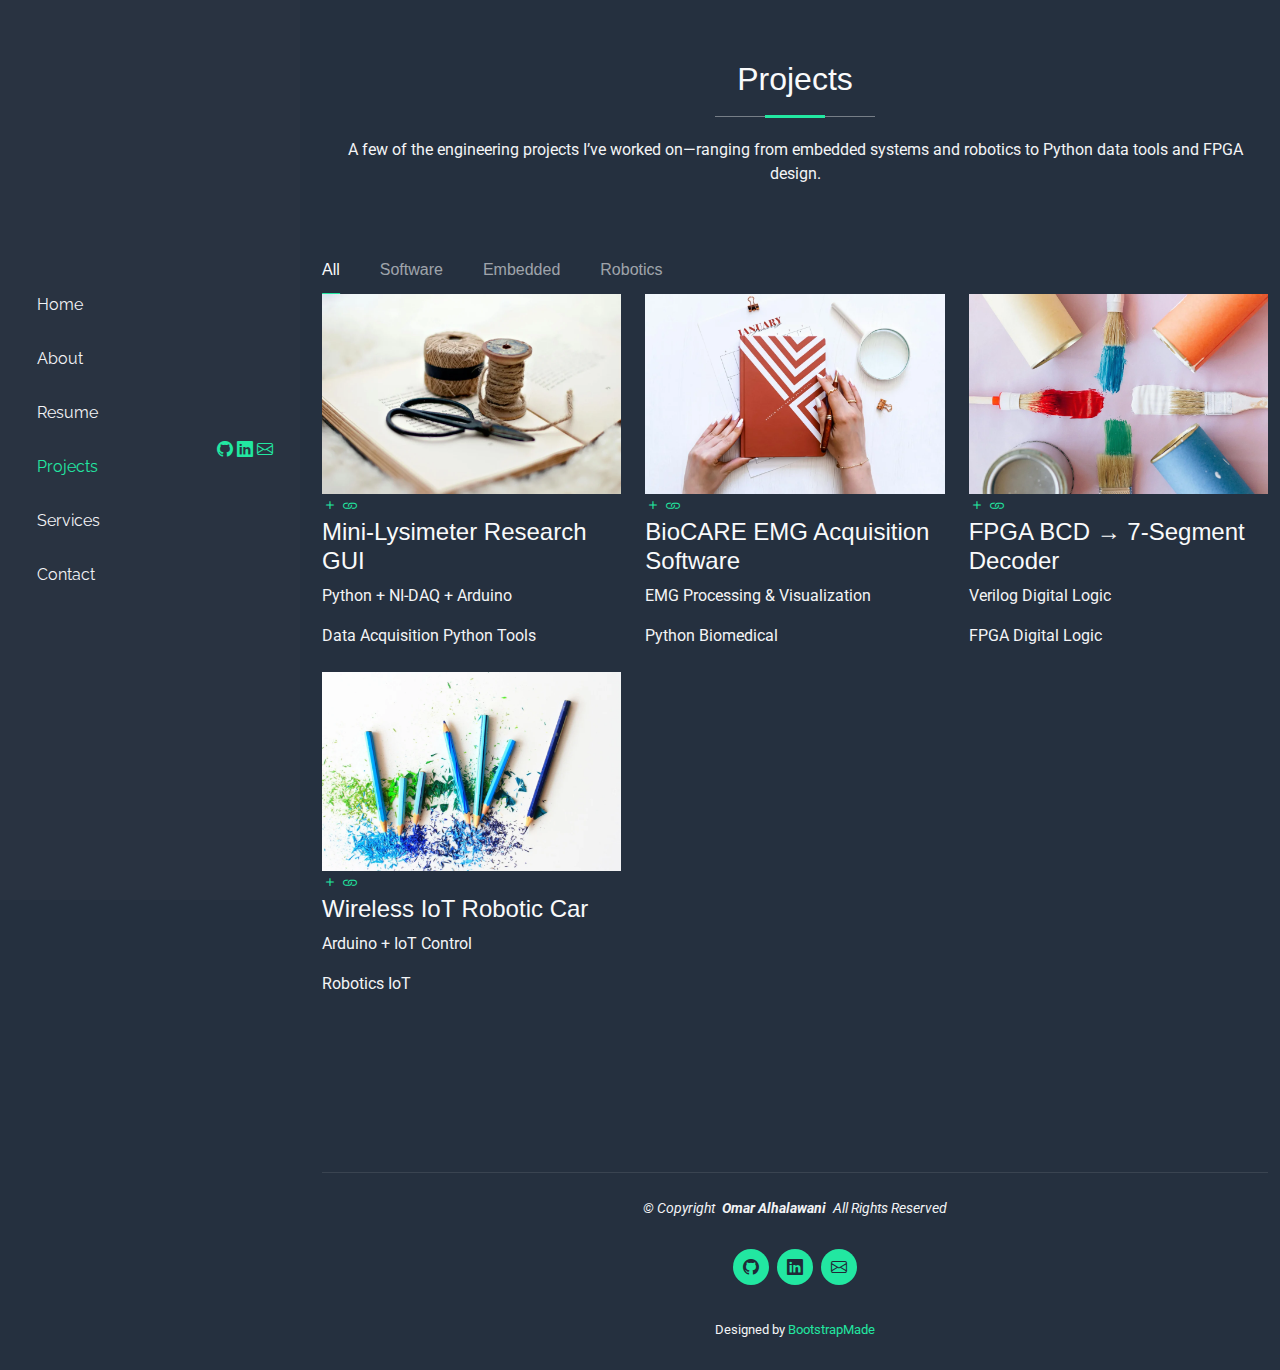
<file: projects.html>
<!DOCTYPE html>
<html lang="en">

<head>
  <meta charset="utf-8">
  <meta content="width=device-width, initial-scale=1.0" name="viewport">
  <title>Projects - Omar Alhalawani</title>
  <meta name="description" content="Omar Alhalawani, Computer Systems Engineering student at Carleton University, specializing in embedded systems, FPGA & digital logic, robotics, and Python tools for lab automation.">
  <meta name="keywords" content="Omar Alhalawani, Embedded Systems, FPGA, Verilog, Robotics, Python Automation, Carleton University, Computer Systems Engineering, Digital Logic, Engineering Portfolio">
  <meta name="author" content="Omar Alhalawani">

  <!-- Favicons -->
  <link href="assets/img/favicon.png" rel="icon">
  <link href="assets/img/apple-touch-icon.png" rel="apple-touch-icon">

  <!-- Fonts -->
  <link href="https://fonts.googleapis.com" rel="preconnect">
  <link href="https://fonts.gstatic.com" rel="preconnect" crossorigin>
  <link href="https://fonts.googleapis.com/css2?family=Roboto:ital,wght@0,100;0,300;0,400;0,500;0,700;0,900;1,100;1,300;1,400;1,500;1,700;1,900&family=Poppins:ital,wght@0,100;0,200;0,300;0,400;0,500;0,600;0,700;0,800;0,900;1,100;1,200;1,300;1,400;1,500;1,600;1,700;1,800;1,900&family=Raleway:ital,wght@0,100;0,200;0,300;0,400;0,500;0,600;0,700;0,800;0,900;1,100;1,200;1,300;1,400;1,500;1,600;1,700;1,800;1,900&display=swap" rel="stylesheet">

  <!-- Vendor CSS Files -->
  <link href="assets/vendor/bootstrap/css/bootstrap.min.css" rel="stylesheet">
  <link href="assets/vendor/bootstrap-icons/bootstrap-icons.css" rel="stylesheet">
  <link href="assets/vendor/aos/aos.css" rel="stylesheet">
  <link href="assets/vendor/swiper/swiper-bundle.min.css" rel="stylesheet">
  <link href="assets/vendor/glightbox/css/glightbox.min.css" rel="stylesheet">

  <!-- Main CSS File -->
  <link href="assets/css/main.css" rel="stylesheet">

  <!-- =======================================================
  * Template Name: FolioOne
  * Template URL: https://bootstrapmade.com/folioone-bootstrap-portfolio-website-template/
  * Updated: Aug 23 2025 with Bootstrap v5.3.7
  * Author: BootstrapMade.com
  * License: https://bootstrapmade.com/license/
  ======================================================== -->
</head>

<body class="portfolio-page">

  <header id="header" class="header d-flex align-items-center light-background sticky-top">
    <div class="container position-relative d-flex align-items-center justify-content-between">

      <!--<a href="index.html" class="logo d-flex align-items-center me-auto me-xl-0">
      <img src="assets/img/logo.webp" alt="">
      <h1 class="sitename">Omar's Portfolio</h1> 
    </a>--->

      <nav id="navmenu" class="navmenu">
        <ul>
          <li></li>
          <li></li>
          <li></li>
          <li></li>
          <li></li>
          <li></li>
          <li></li>
          <li></li>
          <li></li>
          <li></li>
          <li></li>
           <li></li>
          <li><a href="index.html">Home</a></li>
          <li></li>
          <li><a href="about.html">About</a></li>
          <li></li>
          <li><a href="resume.html">Resume</a></li>
          <li></li>
          <li><a href="projects.html"class="active">Projects</a>
          <li></li>
          </li><li><a href="services.html">Services</a></li>
          <!---<li class="dropdown"><a href="#"><span>Dropdown</span> <i class="bi bi-chevron-down toggle-dropdown"></i></a>
            <ul>
              <li><a href="#">Dropdown 1</a></li>
              <li class="dropdown"><a href="#"><span>Deep Dropdown</span> <i class="bi bi-chevron-down toggle-dropdown"></i></a>
                <ul>
                  <li><a href="#">Deep Dropdown 1</a></li>
                  <li><a href="#">Deep Dropdown 2</a></li>
                  <li><a href="#">Deep Dropdown 3</a></li>
                  <li><a href="#">Deep Dropdown 4</a></li>
                  <li><a href="#">Deep Dropdown 5</a></li>
                </ul>
              </li>
              <li><a href="#">Dropdown 2</a></li>
              <li><a href="#">Dropdown 3</a></li>
              <li><a href="#">Dropdown 4</a></li>
            </ul>
          </li>--->
          <li></li>
          <li><a href="contact.html">Contact</a></li>
        </ul>
        <i class="mobile-nav-toggle d-xl-none bi bi-list"></i>
      </nav>

      <div class="header-social-links">
        <a href="https://github.com/Omar-Alhalawani" class="github" target="_blank" rel="noopener"><i class="bi bi-github"></i></a>
        <a href="https://linkedin.com/in/omar-alhalawani" class="linkedin" target="_blank" rel="noopener"><i class="bi bi-linkedin"></i></a>
        <a href="mailto:omar.alhalawani2006@gmail.com" class="email"><i class="bi bi-envelope"></i></a>
      </div>

    </div>
  </header>

  <main class="main">

    <!-- Portfolio Section -->
    <section id="portfolio" class="portfolio section">

      <!-- Section Title -->
      <div class="container section-title" data-aos="fade-up">
        <h2>Projects</h2>
        <p>
          A few of the engineering projects I’ve worked on—ranging from embedded systems and robotics to Python data tools and FPGA design.
        </p>
      </div><!-- End Section Title -->

      <div class="container" data-aos="fade-up" data-aos-delay="100">

        <div class="isotope-layout" data-default-filter="*" data-layout="masonry" data-sort="original-order">

          <!-- Portfolio Filters -->
          <ul class="portfolio-filters isotope-filters" data-aos="fade-up" data-aos-delay="200">
            <li data-filter="*" class="filter-active">All</li>
            <li data-filter=".filter-software">Software</li>
            <li data-filter=".filter-embedded">Embedded</li>
            <li data-filter=".filter-robotics">Robotics</li>
          </ul>
          <!-- End Portfolio Filters -->

          <div class="row gy-4 isotope-container" data-aos="fade-up" data-aos-delay="300">

            <!-- Mini-Lysimeter Research GUI -->
            <div class="col-lg-4 col-md-6 portfolio-item isotope-item filter-software">
              <div class="portfolio-card">
                <div class="portfolio-img">
                  <img src="assets/img/portfolio/portfolio-7.webp" alt="Mini-Lysimeter GUI" class="img-fluid">
                  <div class="portfolio-overlay">
                    <a href="assets/img/portfolio/portfolio-7.webp" class="glightbox portfolio-lightbox">
                      <i class="bi bi-plus"></i>
                    </a>
                    <a href="project-details.html" class="portfolio-details-link">
                      <i class="bi bi-link"></i>
                    </a>
                  </div>
                </div>
                <div class="portfolio-info">
                  <h4>Mini-Lysimeter Research GUI</h4>
                  <p>Python + NI-DAQ + Arduino</p>
                  <div class="portfolio-tags">
                    <span>Data Acquisition</span>
                    <span>Python Tools</span>
                  </div>
                </div>
              </div>
            </div>

            <!-- BioCARE EMG Data Acquisition Software -->
            <div class="col-lg-4 col-md-6 portfolio-item isotope-item filter-software">
              <div class="portfolio-card">
                <div class="portfolio-img">
                  <img src="assets/img/portfolio/portfolio-12.webp" alt="BioCARE EMG GUI" class="img-fluid">
                  <div class="portfolio-overlay">
                    <a href="assets/img/portfolio/portfolio-12.webp" class="glightbox portfolio-lightbox">
                      <i class="bi bi-plus"></i>
                    </a>
                    <a href="project-details.html" class="portfolio-details-link">
                      <i class="bi bi-link"></i>
                    </a>
                  </div>
                </div>
                <div class="portfolio-info">
                  <h4>BioCARE EMG Acquisition Software</h4>
                  <p>EMG Processing & Visualization</p>
                  <div class="portfolio-tags">
                    <span>Python</span>
                    <span>Biomedical</span>
                  </div>
                </div>
              </div>
            </div>

            <!-- FPGA BCD Decoder -->
            <div class="col-lg-4 col-md-6 portfolio-item isotope-item filter-embedded">
              <div class="portfolio-card">
                <div class="portfolio-img">
                  <img src="assets/img/portfolio/portfolio-3.webp" alt="FPGA BCD Decoder" class="img-fluid">
                  <div class="portfolio-overlay">
                    <a href="assets/img/portfolio/portfolio-3.webp" class="glightbox portfolio-lightbox">
                      <i class="bi bi-plus"></i>
                    </a>
                    <a href="project-details.html" class="portfolio-details-link">
                      <i class="bi bi-link"></i>
                    </a>
                  </div>
                </div>
                <div class="portfolio-info">
                  <h4>FPGA BCD → 7-Segment Decoder</h4>
                  <p>Verilog Digital Logic</p>
                  <div class="portfolio-tags">
                    <span>FPGA</span>
                    <span>Digital Logic</span>
                  </div>
                </div>
              </div>
            </div>

            <!-- Wireless IoT Robotic Car -->
            <div class="col-lg-4 col-md-6 portfolio-item isotope-item filter-robotics">
              <div class="portfolio-card">
                <div class="portfolio-img">
                  <img src="assets/img/portfolio/portfolio-8.webp" alt="Wireless IoT Car" class="img-fluid">
                  <div class="portfolio-overlay">
                    <a href="assets/img/portfolio/portfolio-8.webp" class="glightbox portfolio-lightbox">
                      <i class="bi bi-plus"></i>
                    </a>
                    <a href="projects-details.html" class="portfolio-details-link">
                      <i class="bi bi-link"></i>
                    </a>
                  </div>
                </div>
                <div class="portfolio-info">
                  <h4>Wireless IoT Robotic Car</h4>
                  <p>Arduino + IoT Control</p>
                  <div class="portfolio-tags">
                    <span>Robotics</span>
                    <span>IoT</span>
                  </div>
                </div>
              </div>
            </div>

          </div><!-- End Portfolio Items Container -->

        </div>

        <div class="text-center mt-5" data-aos="fade-up" data-aos-delay="400">
          <a href="projects.html" class="btn btn-primary">View All Projects</a>
        </div>

      </div>

    </section><!-- /Portfolio Section -->

  </main>


  <footer id="footer" class="footer">

    <div class="container">
      <div class="copyright text-center ">
        <p>© <span>Copyright</span> <strong class="px-1 sitename">Omar Alhalawani</strong> <span>All Rights Reserved<br></span></p>
      </div>
      <div class="social-links d-flex justify-content-center">
        <a href="https://github.com/Omar-Alhalawani" class="github" target="_blank" rel="noopener"><i class="bi bi-github"></i></a>
        <a href="https://linkedin.com/in/omar-alhalawani" class="linkedin" target="_blank" rel="noopener"><i class="bi bi-linkedin"></i></a>
        <a href="mailto:omar.alhalawani2006@gmail.com" class="email"><i class="bi bi-envelope"></i></a>
      </div>
      <div class="credits">
        <!-- All the links in the footer should remain intact. -->
        <!-- You can delete the links only if you've purchased the pro version. -->
        <!-- Licensing information: https://bootstrapmade.com/license/ -->
        <!-- Purchase the pro version with working PHP/AJAX contact form: [buy-url] -->
        Designed by <a href="https://bootstrapmade.com/">BootstrapMade</a>
      </div>
    </div>

  </footer>

  <!-- Scroll Top -->
  <a href="#" id="scroll-top" class="scroll-top d-flex align-items-center justify-content-center"><i class="bi bi-arrow-up-short"></i></a>

  <!-- Preloader -->
  <div id="preloader"></div>

  <!-- Vendor JS Files -->
  <script src="assets/vendor/bootstrap/js/bootstrap.bundle.min.js"></script>
  <script src="assets/vendor/php-email-form/validate.js"></script>
  <script src="assets/vendor/aos/aos.js"></script>
  <script src="assets/vendor/typed.js/typed.umd.js"></script>
  <script src="assets/vendor/waypoints/noframework.waypoints.js"></script>
  <script src="assets/vendor/purecounter/purecounter_vanilla.js"></script>
  <script src="assets/vendor/swiper/swiper-bundle.min.js"></script>
  <script src="assets/vendor/imagesloaded/imagesloaded.pkgd.min.js"></script>
  <script src="assets/vendor/isotope-layout/isotope.pkgd.min.js"></script>
  <script src="assets/vendor/glightbox/js/glightbox.min.js"></script>

  <!-- Main JS File -->
  <script src="assets/js/main.js"></script>

</body>

</html>
</file>
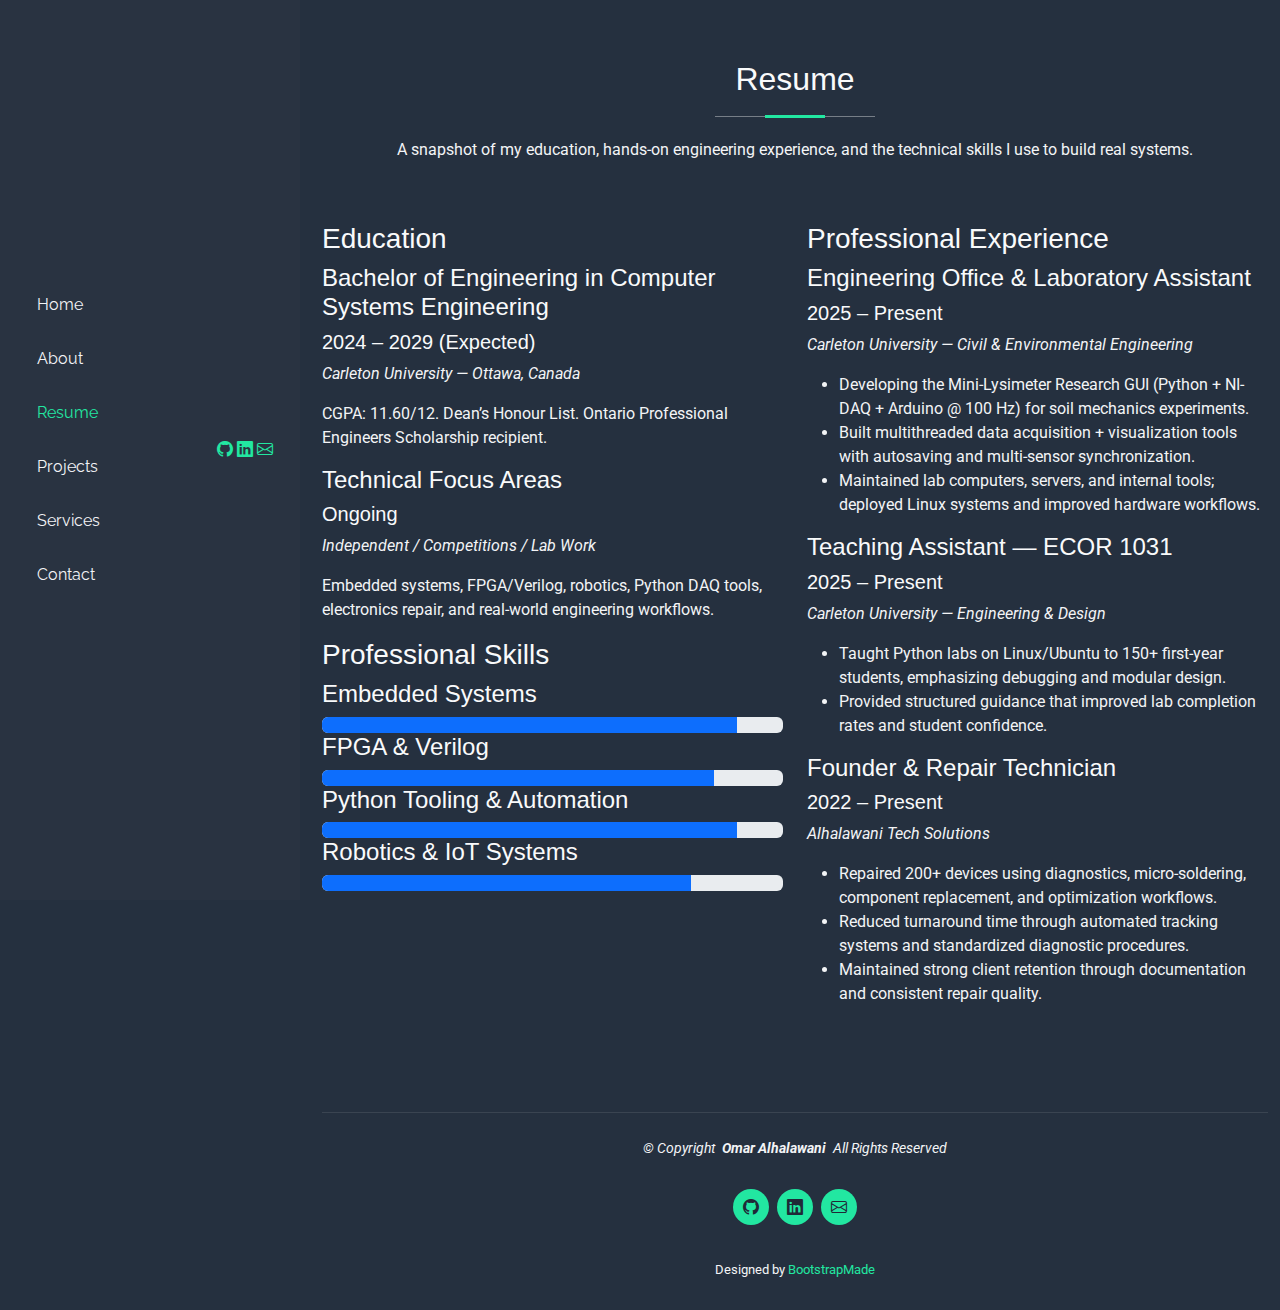
<file: resume.html>
<!DOCTYPE html>
<html lang="en">

<head>
  <meta charset="utf-8">
  <meta content="width=device-width, initial-scale=1.0" name="viewport">
  <title>Resume - Omar Alhalawani</title>
  <meta name="description" content="Omar Alhalawani, Computer Systems Engineering student at Carleton University, specializing in embedded systems, FPGA & digital logic, robotics, and Python tools for lab automation.">
  <meta name="keywords" content="Omar Alhalawani, Embedded Systems, FPGA, Verilog, Robotics, Python Automation, Carleton University, Computer Systems Engineering, Digital Logic, Engineering Portfolio">
  <meta name="author" content="Omar Alhalawani">

  <!-- Favicons -->
  <link href="assets/img/favicon.png" rel="icon">
  <link href="assets/img/apple-touch-icon.png" rel="apple-touch-icon">

  <!-- Fonts -->
  <link href="https://fonts.googleapis.com" rel="preconnect">
  <link href="https://fonts.gstatic.com" rel="preconnect" crossorigin>
  <link href="https://fonts.googleapis.com/css2?family=Roboto:ital,wght@0,100;0,300;0,400;0,500;0,700;0,900;1,100;1,300;1,400;1,500;1,700;1,900&family=Poppins:ital,wght@0,100;0,200;0,300;0,400;0,500;0,600;0,700;0,800;0,900;1,100;1,200;1,300;1,400;1,500;1,600;1,700;1,800;1,900&family=Raleway:ital,wght@0,100;0,200;0,300;0,400;0,500;0,600;0,700;0,800;0,900;1,100;1,200;1,300;1,400;1,500;1,600;1,700;1,800;1,900&display=swap" rel="stylesheet">

  <!-- Vendor CSS Files -->
  <link href="assets/vendor/bootstrap/css/bootstrap.min.css" rel="stylesheet">
  <link href="assets/vendor/bootstrap-icons/bootstrap-icons.css" rel="stylesheet">
  <link href="assets/vendor/aos/aos.css" rel="stylesheet">
  <link href="assets/vendor/swiper/swiper-bundle.min.css" rel="stylesheet">
  <link href="assets/vendor/glightbox/css/glightbox.min.css" rel="stylesheet">

  <!-- Main CSS File -->
  <link href="assets/css/main.css" rel="stylesheet">

  <!-- =======================================================
  * Template Name: FolioOne
  * Template URL: https://bootstrapmade.com/folioone-bootstrap-portfolio-website-template/
  * Updated: Aug 23 2025 with Bootstrap v5.3.7
  * Author: BootstrapMade.com
  * License: https://bootstrapmade.com/license/
  ======================================================== -->
</head>


<body class="portfolio-page">

  <header id="header" class="header d-flex align-items-center light-background sticky-top">
    <div class="container position-relative d-flex align-items-center justify-content-between">

      <!--<a href="index.html" class="logo d-flex align-items-center me-auto me-xl-0">
      <img src="assets/img/logo.webp" alt="">
      <h1 class="sitename">Omar's Portfolio</h1> 
    </a>--->

      <nav id="navmenu" class="navmenu">
        <ul>
          <li></li>
          <li></li>
          <li></li>
          <li></li>
          <li></li>
          <li></li>
          <li></li>
          <li></li>
          <li></li>
          <li></li>
          <li></li>
           <li></li>
          <li><a href="index.html">Home</a></li>
          <li></li>
          <li><a href="about.html">About</a></li>
          <li></li>
          <li><a href="resume.html"class="active">Resume</a></li>
          <li></li>
          <li><a href="projects.html">Projects</a>
          <li></li>
          </li><li><a href="services.html">Services</a></li>
          <!---<li class="dropdown"><a href="#"><span>Dropdown</span> <i class="bi bi-chevron-down toggle-dropdown"></i></a>
            <ul>
              <li><a href="#">Dropdown 1</a></li>
              <li class="dropdown"><a href="#"><span>Deep Dropdown</span> <i class="bi bi-chevron-down toggle-dropdown"></i></a>
                <ul>
                  <li><a href="#">Deep Dropdown 1</a></li>
                  <li><a href="#">Deep Dropdown 2</a></li>
                  <li><a href="#">Deep Dropdown 3</a></li>
                  <li><a href="#">Deep Dropdown 4</a></li>
                  <li><a href="#">Deep Dropdown 5</a></li>
                </ul>
              </li>
              <li><a href="#">Dropdown 2</a></li>
              <li><a href="#">Dropdown 3</a></li>
              <li><a href="#">Dropdown 4</a></li>
            </ul>
          </li>--->
          <li></li>
          <li><a href="contact.html">Contact</a></li>
        </ul>
        <i class="mobile-nav-toggle d-xl-none bi bi-list"></i>
      </nav>

      <div class="header-social-links">
        <a href="https://github.com/Omar-Alhalawani" class="github" target="_blank" rel="noopener"><i class="bi bi-github"></i></a>
        <a href="https://linkedin.com/in/omar-alhalawani" class="linkedin" target="_blank" rel="noopener"><i class="bi bi-linkedin"></i></a>
        <a href="mailto:omar.alhalawani2006@gmail.com" class="email"><i class="bi bi-envelope"></i></a>
      </div>

    </div>
  </header>

<main class="main">

  <!-- Resume Section -->
  <section id="resume" class="resume section">

    <!-- Section Title -->
    <div class="container section-title" data-aos="fade-up">
      <h2>Resume</h2>
      <p>A snapshot of my education, hands-on engineering experience, and the technical skills I use to build real systems.</p>
    </div>
    <!-- End Section Title -->

    <div class="container" data-aos="fade-up" data-aos-delay="100">

      <div class="row">
        <div class="col-lg-6">

          <!-- Education Section -->
          <div class="resume-item" data-aos="fade-up">
            <h3 class="resume-title">Education</h3>

            <div class="resume-content">

              <article class="education-item">
                <h4>Bachelor of Engineering in Computer Systems Engineering</h4>
                <h5>2024 – 2029 (Expected)</h5>
                <p class="institution"><em>Carleton University — Ottawa, Canada</em></p>
                <p>CGPA: 11.60/12. Dean’s Honour List. Ontario Professional Engineers Scholarship recipient.</p>
              </article>

              <article class="education-item">
                <h4>Technical Focus Areas</h4>
                <h5>Ongoing</h5>
                <p class="institution"><em>Independent / Competitions / Lab Work</em></p>
                <p>Embedded systems, FPGA/Verilog, robotics, Python DAQ tools, electronics repair, and real-world engineering workflows.</p>
              </article>

            </div>
          </div>
          <!-- End Education Section -->

          <!-- Professional Skills Section -->
          <div class="resume-item skills-animation" data-aos="fade-up">
            <h3 class="resume-title">Professional Skills</h3>

            <div class="resume-content">

              <div class="skill-item">
                <h4>Embedded Systems</h4>
                <div class="progress">
                  <div class="progress-bar" role="progressbar" aria-valuenow="90" aria-valuemin="0" aria-valuemax="100"></div>
                </div>
              </div>

              <div class="skill-item">
                <h4>FPGA & Verilog</h4>
                <div class="progress">
                  <div class="progress-bar" role="progressbar" aria-valuenow="85" aria-valuemin="0" aria-valuemax="100"></div>
                </div>
              </div>

              <div class="skill-item">
                <h4>Python Tooling & Automation</h4>
                <div class="progress">
                  <div class="progress-bar" role="progressbar" aria-valuenow="90" aria-valuemin="0" aria-valuemax="100"></div>
                </div>
              </div>

              <div class="skill-item">
                <h4>Robotics & IoT Systems</h4>
                <div class="progress">
                  <div class="progress-bar" role="progressbar" aria-valuenow="80" aria-valuemin="0" aria-valuemax="100"></div>
                </div>
              </div>

            </div>
          </div>
          <!-- End Professional Skills Section -->

        </div>

        <div class="col-lg-6">

          <!-- Experience Section -->
          <div class="resume-item" data-aos="fade-up" data-aos-delay="100">
            <h3 class="resume-title">Professional Experience</h3>

            <div class="resume-content">

              <article class="experience-item">
                <h4>Engineering Office & Laboratory Assistant</h4>
                <h5>2025 – Present</h5>
                <p class="company"><em>Carleton University — Civil & Environmental Engineering</em></p>
                <ul>
                  <li>Developing the Mini-Lysimeter Research GUI (Python + NI-DAQ + Arduino @ 100 Hz) for soil mechanics experiments.</li>
                  <li>Built multithreaded data acquisition + visualization tools with autosaving and multi-sensor synchronization.</li>
                  <li>Maintained lab computers, servers, and internal tools; deployed Linux systems and improved hardware workflows.</li>
                </ul>
              </article>

              <article class="experience-item">
                <h4>Teaching Assistant — ECOR 1031</h4>
                <h5>2025 – Present</h5>
                <p class="company"><em>Carleton University — Engineering & Design</em></p>
                <ul>
                  <li>Taught Python labs on Linux/Ubuntu to 150+ first-year students, emphasizing debugging and modular design.</li>
                  <li>Provided structured guidance that improved lab completion rates and student confidence.</li>
                </ul>
              </article>

              <article class="experience-item">
                <h4>Founder & Repair Technician</h4>
                <h5>2022 – Present</h5>
                <p class="company"><em>Alhalawani Tech Solutions</em></p>
                <ul>
                  <li>Repaired 200+ devices using diagnostics, micro-soldering, component replacement, and optimization workflows.</li>
                  <li>Reduced turnaround time through automated tracking systems and standardized diagnostic procedures.</li>
                  <li>Maintained strong client retention through documentation and consistent repair quality.</li>
                </ul>
              </article>

            </div>
          </div>
          <!-- End Experience Section -->

        </div>
      </div>

    </div>

  </section>
  <!-- /Resume Section -->

</main>

  </main>


  <footer id="footer" class="footer">

    <div class="container">
      <div class="copyright text-center ">
        <p>© <span>Copyright</span> <strong class="px-1 sitename">Omar Alhalawani</strong> <span>All Rights Reserved<br></span></p>
      </div>
      <div class="social-links d-flex justify-content-center">
        <a href="https://github.com/Omar-Alhalawani" class="github" target="_blank" rel="noopener"><i class="bi bi-github"></i></a>
        <a href="https://linkedin.com/in/omar-alhalawani" class="linkedin" target="_blank" rel="noopener"><i class="bi bi-linkedin"></i></a>
        <a href="mailto:omar.alhalawani2006@gmail.com" class="email"><i class="bi bi-envelope"></i></a>
      </div>
      <div class="credits">
        <!-- All the links in the footer should remain intact. -->
        <!-- You can delete the links only if you've purchased the pro version. -->
        <!-- Licensing information: https://bootstrapmade.com/license/ -->
        <!-- Purchase the pro version with working PHP/AJAX contact form: [buy-url] -->
        Designed by <a href="https://bootstrapmade.com/">BootstrapMade</a>
      </div>
    </div>

  </footer>

  <!-- Scroll Top -->
  <a href="#" id="scroll-top" class="scroll-top d-flex align-items-center justify-content-center"><i class="bi bi-arrow-up-short"></i></a>

  <!-- Preloader -->
  <div id="preloader"></div>

  <!-- Vendor JS Files -->
  <script src="assets/vendor/bootstrap/js/bootstrap.bundle.min.js"></script>
  <script src="assets/vendor/aos/aos.js"></script>
  <script src="assets/vendor/typed.js/typed.umd.js"></script>
  <script src="assets/vendor/waypoints/noframework.waypoints.js"></script>
  <script src="assets/vendor/purecounter/purecounter_vanilla.js"></script>
  <script src="assets/vendor/swiper/swiper-bundle.min.js"></script>
  <script src="assets/vendor/imagesloaded/imagesloaded.pkgd.min.js"></script>
  <script src="assets/vendor/isotope-layout/isotope.pkgd.min.js"></script>
  <script src="assets/vendor/glightbox/js/glightbox.min.js"></script>

  <!-- Main JS File -->
  <script src="assets/js/main.js"></script>

</body>

</html>
</file>
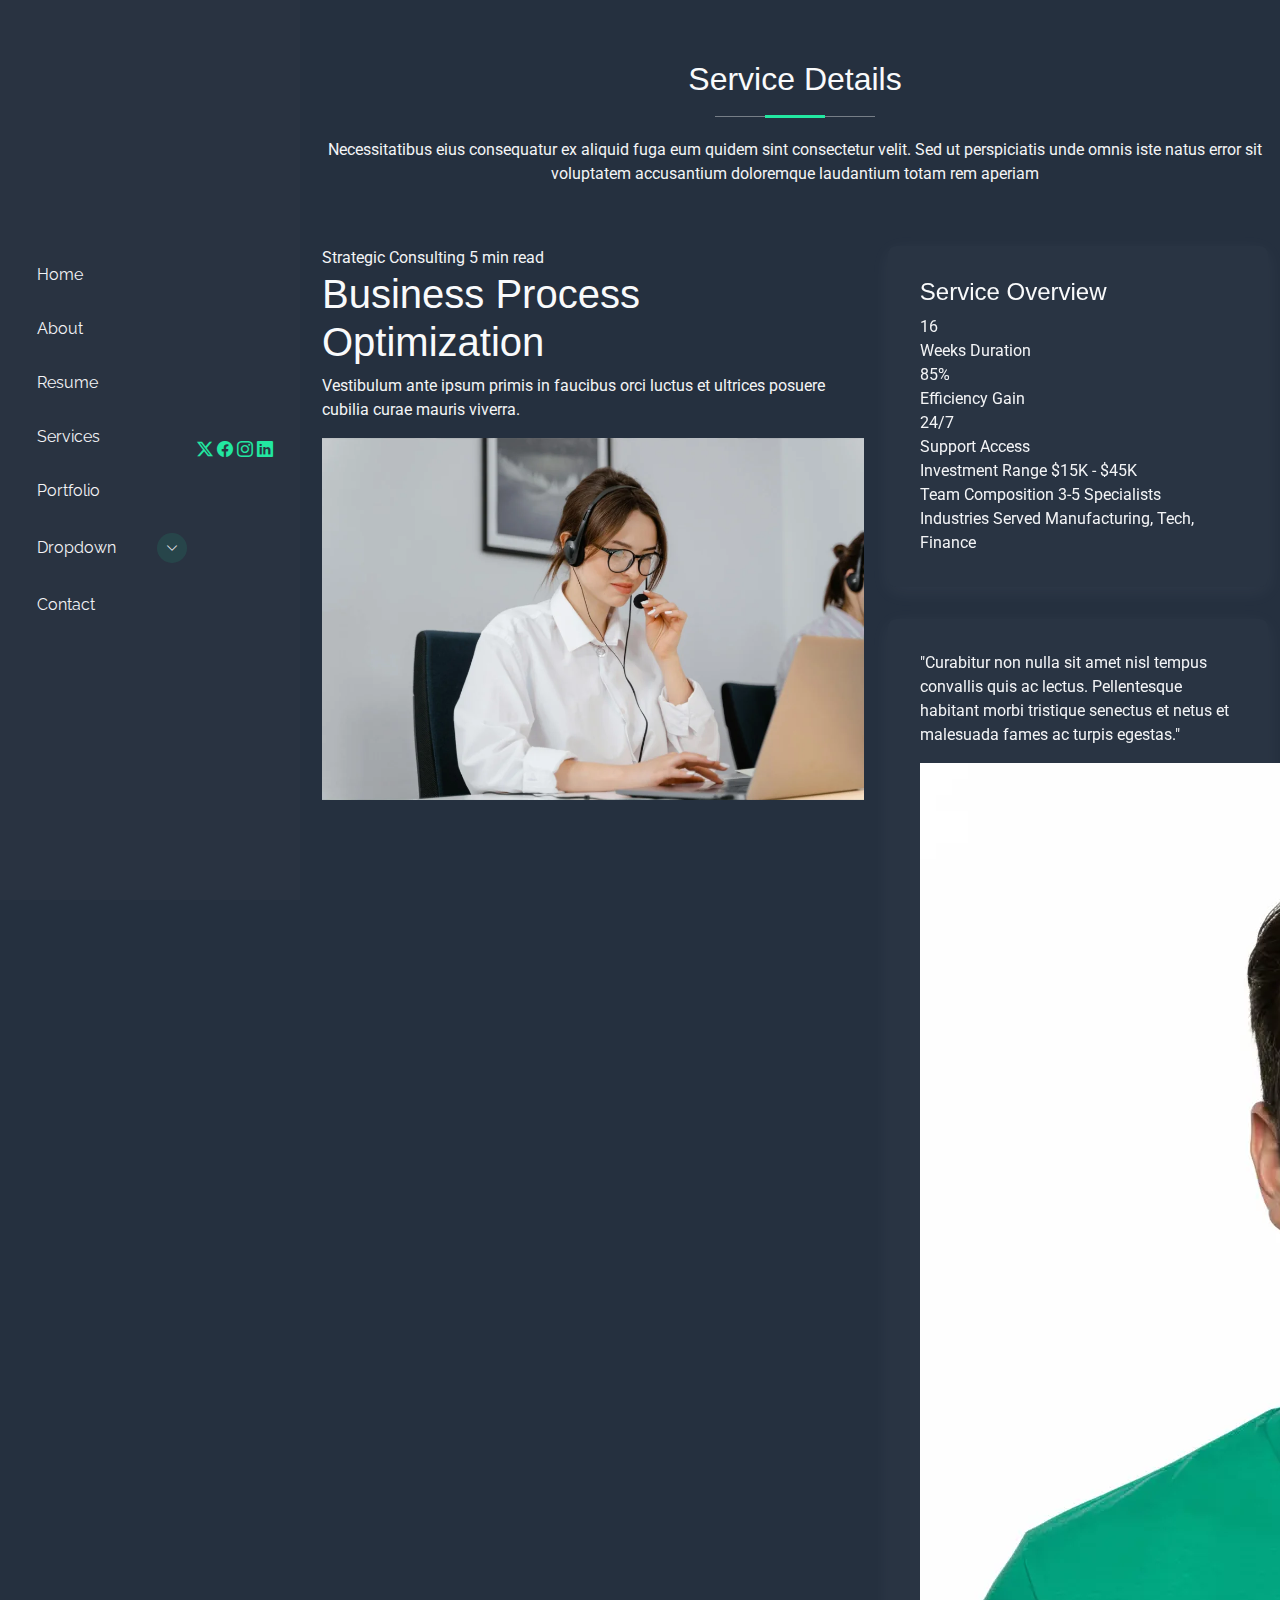
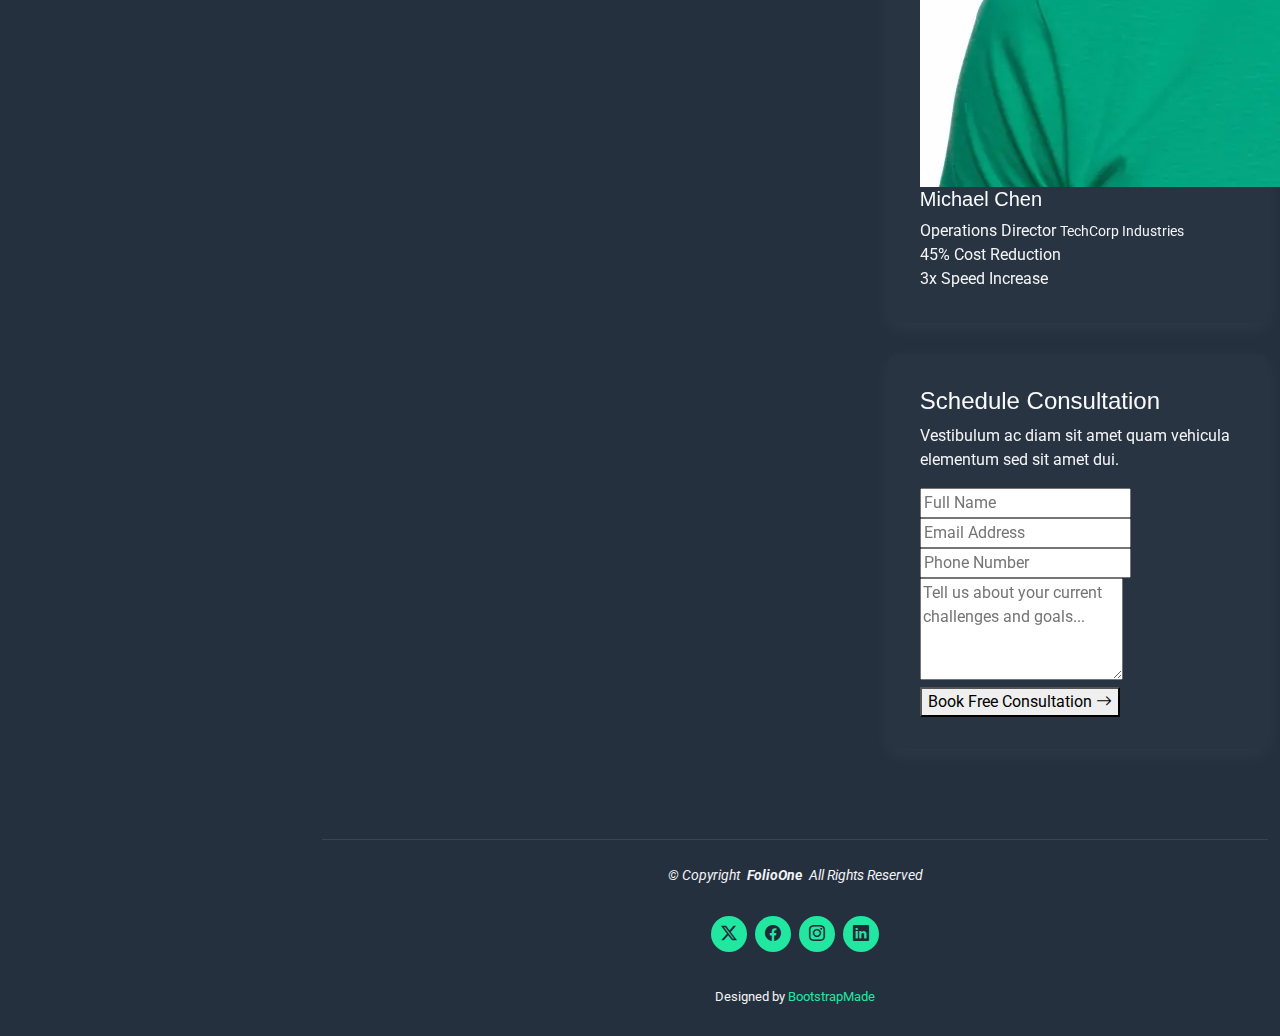
<file: service-details.html>
<!DOCTYPE html>
<html lang="en">

<head>
  <meta charset="utf-8">
  <meta content="width=device-width, initial-scale=1.0" name="viewport">
  <title>Service Details - FolioOne Bootstrap Template</title>
  <meta name="description" content="">
  <meta name="keywords" content="">

  <!-- Favicons -->
  <link href="assets/img/favicon.png" rel="icon">
  <link href="assets/img/apple-touch-icon.png" rel="apple-touch-icon">

  <!-- Fonts -->
  <link href="https://fonts.googleapis.com" rel="preconnect">
  <link href="https://fonts.gstatic.com" rel="preconnect" crossorigin>
  <link href="https://fonts.googleapis.com/css2?family=Roboto:ital,wght@0,100;0,300;0,400;0,500;0,700;0,900;1,100;1,300;1,400;1,500;1,700;1,900&family=Poppins:ital,wght@0,100;0,200;0,300;0,400;0,500;0,600;0,700;0,800;0,900;1,100;1,200;1,300;1,400;1,500;1,600;1,700;1,800;1,900&family=Raleway:ital,wght@0,100;0,200;0,300;0,400;0,500;0,600;0,700;0,800;0,900;1,100;1,200;1,300;1,400;1,500;1,600;1,700;1,800;1,900&display=swap" rel="stylesheet">

  <!-- Vendor CSS Files -->
  <link href="assets/vendor/bootstrap/css/bootstrap.min.css" rel="stylesheet">
  <link href="assets/vendor/bootstrap-icons/bootstrap-icons.css" rel="stylesheet">
  <link href="assets/vendor/aos/aos.css" rel="stylesheet">
  <link href="assets/vendor/swiper/swiper-bundle.min.css" rel="stylesheet">
  <link href="assets/vendor/glightbox/css/glightbox.min.css" rel="stylesheet">

  <!-- Main CSS File -->
  <link href="assets/css/main.css" rel="stylesheet">

  <!-- =======================================================
  * Template Name: FolioOne
  * Template URL: https://bootstrapmade.com/folioone-bootstrap-portfolio-website-template/
  * Updated: Aug 23 2025 with Bootstrap v5.3.7
  * Author: BootstrapMade.com
  * License: https://bootstrapmade.com/license/
  ======================================================== -->
</head>

<body class="service-details-page">

  <header id="header" class="header d-flex align-items-center light-background sticky-top">
    <div class="container position-relative d-flex align-items-center justify-content-between">

      <!-- <a href="index.html" class="logo d-flex align-items-center me-auto me-xl-0">
      <img src="assets/img/logo.webp" alt="">
      <h1 class="sitename">FolioOne</h1> 
    </a> -->

      <nav id="navmenu" class="navmenu">
        <ul>
          <li><a href="index.html">Home</a></li>
          <li><a href="about.html">About</a></li>
          <li><a href="resume.html">Resume</a></li>
          <li><a href="services.html">Services</a></li>
          <li><a href="portfolio.html">Portfolio</a></li>
          <li class="dropdown"><a href="#"><span>Dropdown</span> <i class="bi bi-chevron-down toggle-dropdown"></i></a>
            <ul>
              <li><a href="#">Dropdown 1</a></li>
              <li class="dropdown"><a href="#"><span>Deep Dropdown</span> <i class="bi bi-chevron-down toggle-dropdown"></i></a>
                <ul>
                  <li><a href="#">Deep Dropdown 1</a></li>
                  <li><a href="#">Deep Dropdown 2</a></li>
                  <li><a href="#">Deep Dropdown 3</a></li>
                  <li><a href="#">Deep Dropdown 4</a></li>
                  <li><a href="#">Deep Dropdown 5</a></li>
                </ul>
              </li>
              <li><a href="#">Dropdown 2</a></li>
              <li><a href="#">Dropdown 3</a></li>
              <li><a href="#">Dropdown 4</a></li>
            </ul>
          </li>
          <li><a href="contact.html">Contact</a></li>
        </ul>
        <i class="mobile-nav-toggle d-xl-none bi bi-list"></i>
      </nav>

      <div class="header-social-links">
        <a href="#" class="twitter"><i class="bi bi-twitter-x"></i></a>
        <a href="#" class="facebook"><i class="bi bi-facebook"></i></a>
        <a href="#" class="instagram"><i class="bi bi-instagram"></i></a>
        <a href="#" class="linkedin"><i class="bi bi-linkedin"></i></a>
      </div>

    </div>
  </header>

  <main class="main">

    <!-- Service Details Section -->
    <section id="service-details" class="service-details section">

      <!-- Section Title -->
      <div class="container section-title" data-aos="fade-up">
        <h2>Service Details</h2>
        <p>Necessitatibus eius consequatur ex aliquid fuga eum quidem sint consectetur velit. Sed ut perspiciatis unde omnis iste natus error sit voluptatem accusantium doloremque laudantium totam rem aperiam</p>
      </div><!-- End Section Title -->

      <div class="container" data-aos="fade-up" data-aos-delay="100">

        <div class="row">

          <!-- Main Content Area -->
          <div class="col-lg-7">

            <!-- Hero Service Introduction -->
            <div class="service-hero" data-aos="fade-up" data-aos-delay="100">
              <div class="service-meta">
                <span class="service-category">Strategic Consulting</span>
                <span class="reading-time">5 min read</span>
              </div>
              <h1>Business Process Optimization</h1>
              <p class="service-description">Vestibulum ante ipsum primis in faucibus orci luctus et ultrices posuere cubilia curae mauris viverra.</p>
            </div>

            <!-- Service Visual -->
            <div class="service-visual" data-aos="zoom-in" data-aos-delay="200">
              <img src="assets/img/services/services-7.webp" alt="Business Process Optimization" class="img-fluid">
            </div>

            <!-- Service Content -->
            <div class="service-narrative" data-aos="fade-up" data-aos-delay="300">
              <h3>Transform Your Operations</h3>
              <p>Donec rutrum congue leo eget malesuada. Vivamus magna justo, lacinia eget consectetur sed, convallis at tellus. Mauris blandit aliquet elit, eget tincidunt nibh pulvinar a. Cras ultricies ligula sed magna dictum porta.</p>

              <p>Sed porttitor lectus nibh. Vestibulum ac diam sit amet quam vehicula elementum sed sit amet dui. Pellentesque habitant morbi tristique senectus et netus et malesuada fames ac turpis egestas. Donec sollicitudin molestie malesuada.</p>

              <!-- Key Benefits Grid -->
              <div class="benefits-grid" data-aos="fade-up" data-aos-delay="400">
                <div class="benefit-card">
                  <div class="benefit-icon">
                    <i class="bi bi-lightning-charge"></i>
                  </div>
                  <h4>Efficiency Boost</h4>
                  <p>Curabitur arcu erat accumsan id imperdiet et porttitor at sem.</p>
                </div>

                <div class="benefit-card">
                  <div class="benefit-icon">
                    <i class="bi bi-shield-check"></i>
                  </div>
                  <h4>Risk Mitigation</h4>
                  <p>Pellentesque in ipsum id orci porta dapibus vestibulum ante ipsum.</p>
                </div>

                <div class="benefit-card">
                  <div class="benefit-icon">
                    <i class="bi bi-graph-up"></i>
                  </div>
                  <h4>Growth Acceleration</h4>
                  <p>Vivamus suscipit tortor eget felis porttitor volutpat mauris blandit.</p>
                </div>

                <div class="benefit-card">
                  <div class="benefit-icon">
                    <i class="bi bi-people"></i>
                  </div>
                  <h4>Team Alignment</h4>
                  <p>Donec rutrum congue leo eget malesuada vivamus magna justo lacinia.</p>
                </div>
              </div>

            </div>

            <!-- Implementation Timeline -->
            <div class="timeline-section" data-aos="fade-up" data-aos-delay="500">
              <h3>Implementation Journey</h3>
              <div class="timeline">
                <div class="timeline-item">
                  <div class="timeline-marker">
                    <span>1</span>
                  </div>
                  <div class="timeline-content">
                    <h4>Discovery &amp; Assessment</h4>
                    <p>Comprehensive analysis of current processes and identification of optimization opportunities.</p>
                    <small>Week 1-2</small>
                  </div>
                </div>

                <div class="timeline-item">
                  <div class="timeline-marker">
                    <span>2</span>
                  </div>
                  <div class="timeline-content">
                    <h4>Strategic Planning</h4>
                    <p>Development of customized optimization roadmap with clear milestones and success metrics.</p>
                    <small>Week 3-4</small>
                  </div>
                </div>

                <div class="timeline-item">
                  <div class="timeline-marker">
                    <span>3</span>
                  </div>
                  <div class="timeline-content">
                    <h4>Implementation</h4>
                    <p>Systematic rollout of process improvements with continuous monitoring and adjustment.</p>
                    <small>Week 5-12</small>
                  </div>
                </div>

                <div class="timeline-item">
                  <div class="timeline-marker">
                    <span>4</span>
                  </div>
                  <div class="timeline-content">
                    <h4>Optimization &amp; Scale</h4>
                    <p>Fine-tuning of implemented solutions and preparation for organization-wide scaling.</p>
                    <small>Week 13-16</small>
                  </div>
                </div>
              </div>
            </div>

          </div><!-- End Main Content -->

          <!-- Service Sidebar -->
          <div class="col-lg-5">
            <div class="service-sidebar" data-aos="fade-up" data-aos-delay="200">

              <!-- Service Overview Card -->
              <div class="overview-card">
                <div class="overview-header">
                  <h4>Service Overview</h4>
                </div>
                <div class="overview-stats">
                  <div class="stat-item">
                    <div class="stat-number">16</div>
                    <div class="stat-label">Weeks Duration</div>
                  </div>
                  <div class="stat-item">
                    <div class="stat-number">85%</div>
                    <div class="stat-label">Efficiency Gain</div>
                  </div>
                  <div class="stat-item">
                    <div class="stat-number">24/7</div>
                    <div class="stat-label">Support Access</div>
                  </div>
                </div>

                <div class="overview-details">
                  <div class="detail-row">
                    <span class="detail-label">Investment Range</span>
                    <span class="detail-value">$15K - $45K</span>
                  </div>
                  <div class="detail-row">
                    <span class="detail-label">Team Composition</span>
                    <span class="detail-value">3-5 Specialists</span>
                  </div>
                  <div class="detail-row">
                    <span class="detail-label">Industries Served</span>
                    <span class="detail-value">Manufacturing, Tech, Finance</span>
                  </div>
                </div>
              </div>

              <!-- Client Success Story -->
              <div class="success-story">
                <div class="story-quote">
                  <p>"Curabitur non nulla sit amet nisl tempus convallis quis ac lectus. Pellentesque habitant morbi tristique senectus et netus et malesuada fames ac turpis egestas."</p>
                </div>
                <div class="story-author">
                  <img src="assets/img/person/person-m-8.webp" alt="Michael Chen" class="author-avatar">
                  <div class="author-details">
                    <h5>Michael Chen</h5>
                    <span>Operations Director</span>
                    <small>TechCorp Industries</small>
                  </div>
                </div>
                <div class="story-metrics">
                  <div class="metric">
                    <span class="metric-value">45%</span>
                    <span class="metric-label">Cost Reduction</span>
                  </div>
                  <div class="metric">
                    <span class="metric-value">3x</span>
                    <span class="metric-label">Speed Increase</span>
                  </div>
                </div>
              </div>

              <!-- Consultation Form -->
              <div class="consultation-form">
                <div class="form-header">
                  <h4>Schedule Consultation</h4>
                  <p>Vestibulum ac diam sit amet quam vehicula elementum sed sit amet dui.</p>
                </div>

                <form action="forms/consultation.php" method="post" class="php-email-form">
                  <div class="form-group">
                    <input type="text" name="name" class="form-input" placeholder="Full Name" required="">
                  </div>

                  <div class="form-group">
                    <input type="email" name="email" class="form-input" placeholder="Email Address" required="">
                  </div>

                  <div class="form-group">
                    <input type="tel" name="phone" class="form-input" placeholder="Phone Number">
                  </div>

                  <input type="hidden" name="subject" value="Business Process Optimization Consultation">

                  <div class="form-group">
                    <textarea name="message" class="form-input" rows="4" placeholder="Tell us about your current challenges and goals..." required=""></textarea>
                  </div>

                  <div class="loading">Loading</div>
                  <div class="error-message"></div>
                  <div class="sent-message">Your consultation request has been sent. Thank you!</div>

                  <button type="submit" class="btn-consultation">
                    <span>Book Free Consultation</span>
                    <i class="bi bi-arrow-right"></i>
                  </button>
                </form>
              </div>

            </div>
          </div><!-- End Sidebar -->

        </div>

      </div>

    </section><!-- /Service Details Section -->

  </main>

  <footer id="footer" class="footer">

    <div class="container">
      <div class="copyright text-center ">
        <p>© <span>Copyright</span> <strong class="px-1 sitename">FolioOne</strong> <span>All Rights Reserved<br></span></p>
      </div>
      <div class="social-links d-flex justify-content-center">
        <a href=""><i class="bi bi-twitter-x"></i></a>
        <a href=""><i class="bi bi-facebook"></i></a>
        <a href=""><i class="bi bi-instagram"></i></a>
        <a href=""><i class="bi bi-linkedin"></i></a>
      </div>
      <div class="credits">
        <!-- All the links in the footer should remain intact. -->
        <!-- You can delete the links only if you've purchased the pro version. -->
        <!-- Licensing information: https://bootstrapmade.com/license/ -->
        <!-- Purchase the pro version with working PHP/AJAX contact form: [buy-url] -->
        Designed by <a href="https://bootstrapmade.com/">BootstrapMade</a>
      </div>
    </div>

  </footer>

  <!-- Scroll Top -->
  <a href="#" id="scroll-top" class="scroll-top d-flex align-items-center justify-content-center"><i class="bi bi-arrow-up-short"></i></a>

  <!-- Preloader -->
  <div id="preloader"></div>

  <!-- Vendor JS Files -->
  <script src="assets/vendor/bootstrap/js/bootstrap.bundle.min.js"></script>
  <script src="assets/vendor/php-email-form/validate.js"></script>
  <script src="assets/vendor/aos/aos.js"></script>
  <script src="assets/vendor/typed.js/typed.umd.js"></script>
  <script src="assets/vendor/waypoints/noframework.waypoints.js"></script>
  <script src="assets/vendor/purecounter/purecounter_vanilla.js"></script>
  <script src="assets/vendor/swiper/swiper-bundle.min.js"></script>
  <script src="assets/vendor/imagesloaded/imagesloaded.pkgd.min.js"></script>
  <script src="assets/vendor/isotope-layout/isotope.pkgd.min.js"></script>
  <script src="assets/vendor/glightbox/js/glightbox.min.js"></script>

  <!-- Main JS File -->
  <script src="assets/js/main.js"></script>

</body>

</html>
</file>
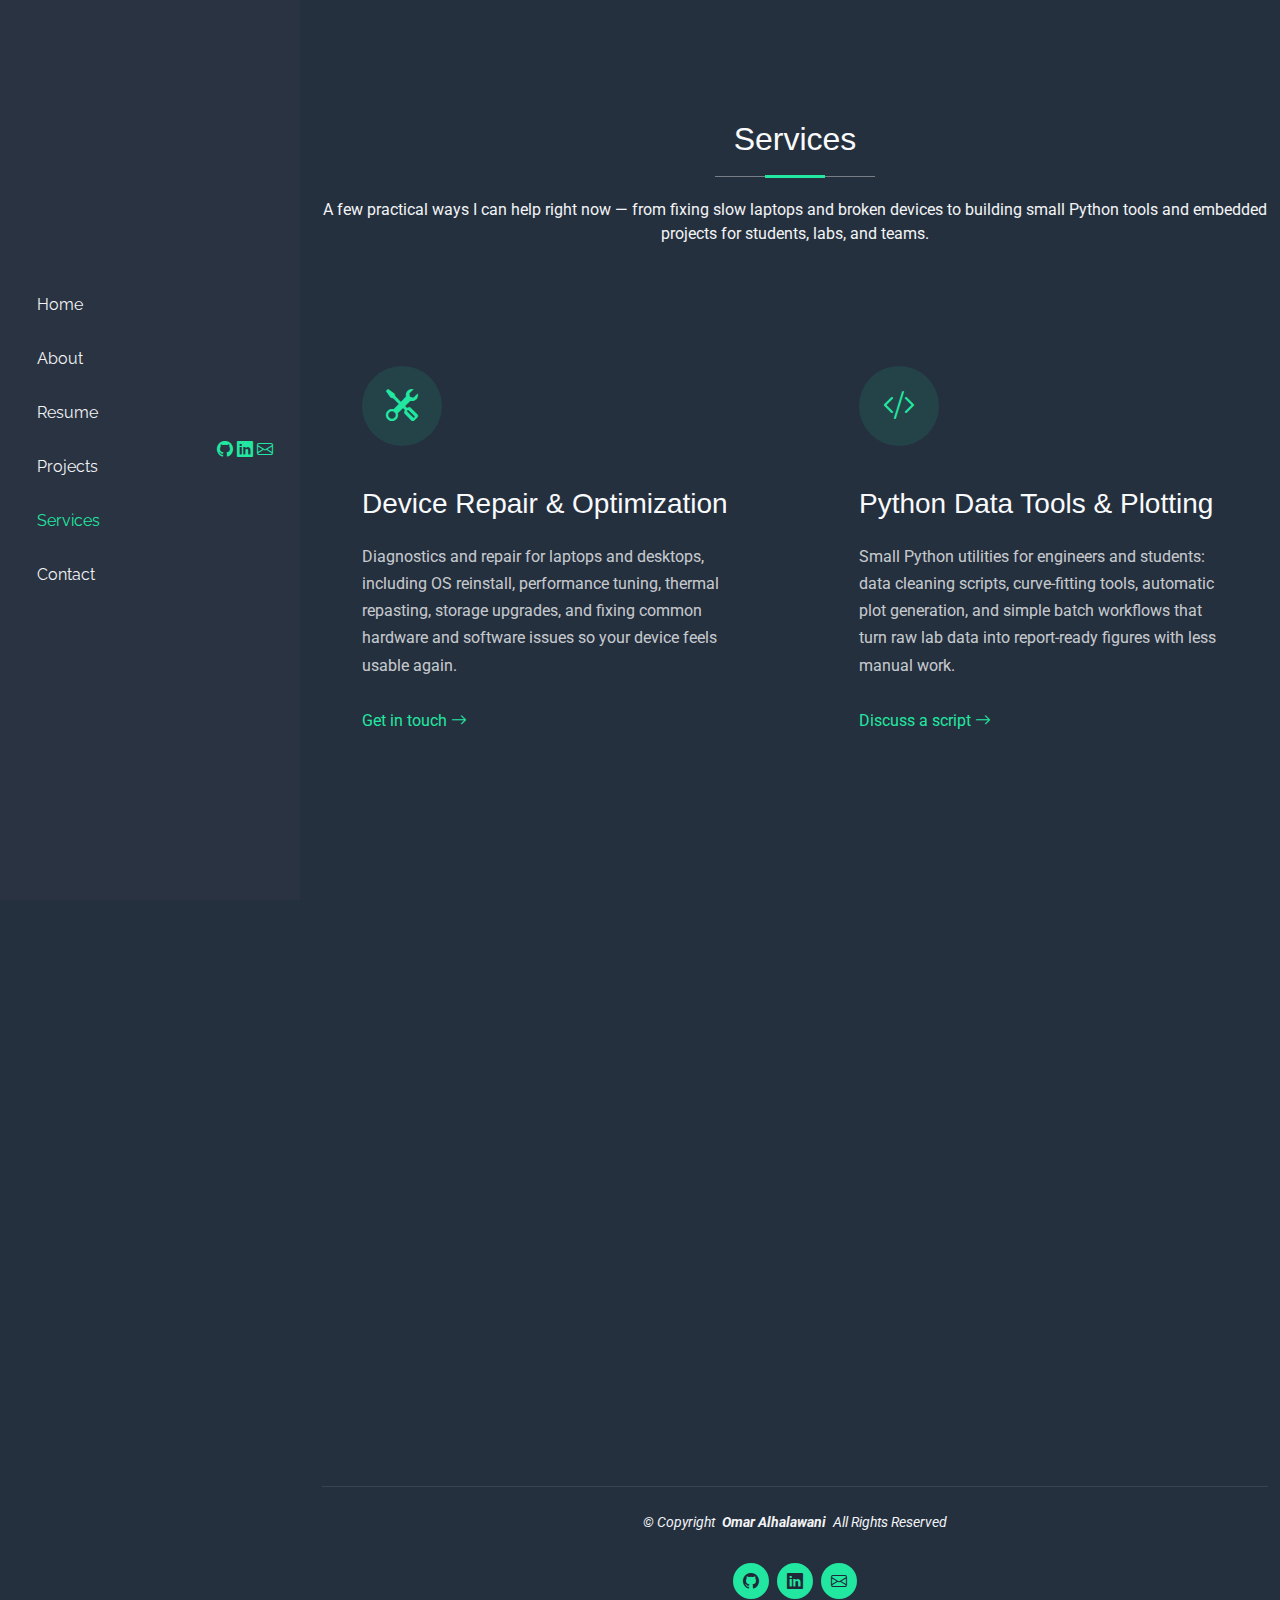
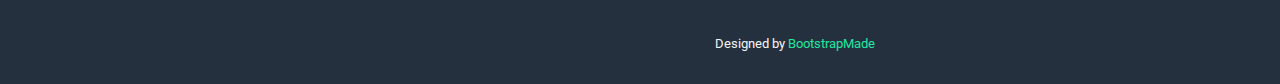
<file: services.html>
<!DOCTYPE html>
<html lang="en">

<head>
  <meta charset="utf-8">
  <meta content="width=device-width, initial-scale=1.0" name="viewport">
  <title>Services - Omar Alhalawani</title>
  <meta name="description" content="Omar Alhalawani, Computer Systems Engineering student at Carleton University, specializing in embedded systems, FPGA & digital logic, robotics, and Python tools for lab automation.">
  <meta name="keywords" content="Omar Alhalawani, Embedded Systems, FPGA, Verilog, Robotics, Python Automation, Carleton University, Computer Systems Engineering, Digital Logic, Engineering Portfolio">
  <meta name="author" content="Omar Alhalawani">

  <!-- Favicons -->
  <link href="assets/img/favicon.png" rel="icon">
  <link href="assets/img/apple-touch-icon.png" rel="apple-touch-icon">

  <!-- Fonts -->
  <link href="https://fonts.googleapis.com" rel="preconnect">
  <link href="https://fonts.gstatic.com" rel="preconnect" crossorigin>
  <link href="https://fonts.googleapis.com/css2?family=Roboto:ital,wght@0,100;0,300;0,400;0,500;0,700;0,900;1,100;1,300;1,400;1,500;1,700;1,900&family=Poppins:ital,wght@0,100;0,200;0,300;0,400;0,500;0,600;0,700;0,800;0,900;1,100;1,200;1,300;1,400;1,500;1,600;1,700;1,800;1,900&family=Raleway:ital,wght@0,100;0,200;0,300;0,400;0,500;0,600;0,700;0,800;0,900;1,100;1,200;1,300;1,400;1,500;1,600;1,700;1,800;1,900&display=swap" rel="stylesheet">

  <!-- Vendor CSS Files -->
  <link href="assets/vendor/bootstrap/css/bootstrap.min.css" rel="stylesheet">
  <link href="assets/vendor/bootstrap-icons/bootstrap-icons.css" rel="stylesheet">
  <link href="assets/vendor/aos/aos.css" rel="stylesheet">
  <link href="assets/vendor/swiper/swiper-bundle.min.css" rel="stylesheet">
  <link href="assets/vendor/glightbox/css/glightbox.min.css" rel="stylesheet">

  <!-- Main CSS File -->
  <link href="assets/css/main.css" rel="stylesheet">

  <!-- =======================================================
  * Template Name: FolioOne
  * Template URL: https://bootstrapmade.com/folioone-bootstrap-portfolio-website-template/
  * Updated: Aug 23 2025 with Bootstrap v5.3.7
  * Author: BootstrapMade.com
  * License: https://bootstrapmade.com/license/
  ======================================================== -->
</head>

<body class="services-page">

  <header id="header" class="header d-flex align-items-center light-background sticky-top">
    <div class="container position-relative d-flex align-items-center justify-content-between">

      <!--<a href="index.html" class="logo d-flex align-items-center me-auto me-xl-0">
      <img src="assets/img/logo.webp" alt="">
      <h1 class="sitename">Omar's Portfolio</h1> 
    </a>--->

      <nav id="navmenu" class="navmenu">
        <ul>
          <li></li>
          <li></li>
          <li></li>
          <li></li>
          <li></li>
          <li></li>
          <li></li>
          <li></li>
          <li></li>
          <li></li>
          <li></li>
           <li></li>
          <li><a href="index.html">Home</a></li>
          <li></li>
          <li><a href="about.html">About</a></li>
          <li></li>
          <li><a href="resume.html">Resume</a></li>
          <li></li>
          <li><a href="projects.html">Projects</a></li>
          <li></li>
          <li><a href="services.html" class="active">Services</a></li>
          <!---<li class="dropdown"><a href="#"><span>Dropdown</span> <i class="bi bi-chevron-down toggle-dropdown"></i></a>
            <ul>
              <li><a href="#">Dropdown 1</a></li>
              <li class="dropdown"><a href="#"><span>Deep Dropdown</span> <i class="bi bi-chevron-down toggle-dropdown"></i></a>
                <ul>
                  <li><a href="#">Deep Dropdown 1</a></li>
                  <li><a href="#">Deep Dropdown 2</a></li>
                  <li><a href="#">Deep Dropdown 3</a></li>
                  <li><a href="#">Deep Dropdown 4</a></li>
                  <li><a href="#">Deep Dropdown 5</a></li>
                </ul>
              </li>
              <li><a href="#">Dropdown 2</a></li>
              <li><a href="#">Dropdown 3</a></li>
              <li><a href="#">Dropdown 4</a></li>
            </ul>
          </li>--->
          <li></li>
          <li><a href="contact.html">Contact</a></li>
        </ul>
        <i class="mobile-nav-toggle d-xl-none bi bi-list"></i>
      </nav>

      <div class="header-social-links">
        <a href="https://github.com/Omar-Alhalawani" class="github" target="_blank" rel="noopener"><i class="bi bi-github"></i></a>
        <a href="https://linkedin.com/in/omar-alhalawani" class="linkedin" target="_blank" rel="noopener"><i class="bi bi-linkedin"></i></a>
        <a href="mailto:omar.alhalawani2006@gmail.com" class="email"><i class="bi bi-envelope"></i></a>
      </div>

    </div>
  </header>

  <main class="main">

    <!-- Services Section -->
    <section id="services" class="services section">

      <!-- Section Title -->
      <div class="container section-title" data-aos="fade-up">
        <h2>Services</h2>
        <p>
          A few practical ways I can help right now — from fixing slow laptops and broken devices
          to building small Python tools and embedded projects for students, labs, and teams.
        </p>
      </div><!-- End Section Title -->

      <div class="container" data-aos="fade-up" data-aos-delay="100">

        <div class="row justify-content-center g-5">

          <div class="col-md-6" data-aos="fade-right" data-aos-delay="100">
            <div class="service-item">
              <div class="service-icon">
                <i class="bi bi-tools"></i>
              </div>
              <div class="service-content">
                <h3>Device Repair & Optimization</h3>
                <p>
                  Diagnostics and repair for laptops and desktops, including OS reinstall, performance tuning,
                  thermal repasting, storage upgrades, and fixing common hardware and software issues so your
                  device feels usable again.
                </p>
                <a href="contact.html" class="service-link">
                  <span>Get in touch</span>
                  <i class="bi bi-arrow-right"></i>
                </a>
              </div>
            </div>
          </div><!-- End Service Item -->

          <div class="col-md-6" data-aos="fade-left" data-aos-delay="100">
            <div class="service-item">
              <div class="service-icon">
                <i class="bi bi-code-slash"></i>
              </div>
              <div class="service-content">
                <h3>Python Data Tools & Plotting</h3>
                <p>
                  Small Python utilities for engineers and students: data cleaning scripts, curve-fitting tools,
                  automatic plot generation, and simple batch workflows that turn raw lab data into report-ready
                  figures with less manual work.
                </p>
                <a href="contact.html" class="service-link">
                  <span>Discuss a script</span>
                  <i class="bi bi-arrow-right"></i>
                </a>
              </div>
            </div>
          </div><!-- End Service Item -->

          <div class="col-md-6" data-aos="fade-right" data-aos-delay="200">
            <div class="service-item">
              <div class="service-icon">
                <i class="bi bi-cpu"></i>
              </div>
              <div class="service-content">
                <h3>Embedded & Arduino Help</h3>
                <p>
                  Support with small embedded projects: Arduino setup, sensor integration, simple control systems,
                  debugging logic issues, and helping bring early-stage ideas into working prototypes for courses,
                  clubs, or personal projects.
                </p>
                <a href="contact.html" class="service-link">
                  <span>Plan a project</span>
                  <i class="bi bi-arrow-right"></i>
                </a>
              </div>
            </div>
          </div><!-- End Service Item -->

          <div class="col-md-6" data-aos="fade-left" data-aos-delay="200">
            <div class="service-item">
              <div class="service-icon">
                <i class="bi bi-terminal"></i>
              </div>
              <div class="service-content">
                <h3>Linux Setup & Tech Troubleshooting</h3>
                <p>
                  Installing and configuring Linux (especially Ubuntu) for development, fixing driver issues,
                  setting up tools like Git and compilers, and troubleshooting general tech problems for students
                  and small teams.
                </p>
                <a href="contact.html" class="service-link">
                  <span>Ask for help</span>
                  <i class="bi bi-arrow-right"></i>
                </a>
              </div>
            </div>
          </div><!-- End Service Item -->

        </div>

      </div>

    </section><!-- /Services Section -->

  </main>



  <footer id="footer" class="footer">

    <div class="container">
      <div class="copyright text-center ">
        <p>© <span>Copyright</span> <strong class="px-1 sitename">Omar Alhalawani</strong> <span>All Rights Reserved<br></span></p>
      </div>
      <div class="social-links d-flex justify-content-center">
        <a href="https://github.com/Omar-Alhalawani" class="github" target="_blank" rel="noopener"><i class="bi bi-github"></i></a>
        <a href="https://linkedin.com/in/omar-alhalawani" class="linkedin" target="_blank" rel="noopener"><i class="bi bi-linkedin"></i></a>
        <a href="mailto:omar.alhalawani2006@gmail.com" class="email"><i class="bi bi-envelope"></i></a>
      </div>
      <div class="credits">
        <!-- All the links in the footer should remain intact. -->
        <!-- You can delete the links only if you've purchased the pro version. -->
        <!-- Licensing information: https://bootstrapmade.com/license/ -->
        <!-- Purchase the pro version with working PHP/AJAX contact form: [buy-url] -->
        Designed by <a href="https://bootstrapmade.com/">BootstrapMade</a>
      </div>
    </div>

  </footer>

  <!-- Scroll Top -->
  <a href="#" id="scroll-top" class="scroll-top d-flex align-items-center justify-content-center"><i class="bi bi-arrow-up-short"></i></a>

  <!-- Preloader -->
  <div id="preloader"></div>

  <!-- Vendor JS Files -->
  <script src="assets/vendor/bootstrap/js/bootstrap.bundle.min.js"></script>
  <script src="assets/vendor/php-email-form/validate.js"></script>
  <script src="assets/vendor/aos/aos.js"></script>
  <script src="assets/vendor/typed.js/typed.umd.js"></script>
  <script src="assets/vendor/waypoints/noframework.waypoints.js"></script>
  <script src="assets/vendor/purecounter/purecounter_vanilla.js"></script>
  <script src="assets/vendor/swiper/swiper-bundle.min.js"></script>
  <script src="assets/vendor/imagesloaded/imagesloaded.pkgd.min.js"></script>
  <script src="assets/vendor/isotope-layout/isotope.pkgd.min.js"></script>
  <script src="assets/vendor/glightbox/js/glightbox.min.js"></script>

  <!-- Main JS File -->
  <script src="assets/js/main.js"></script>

</body>

</html>
</file>
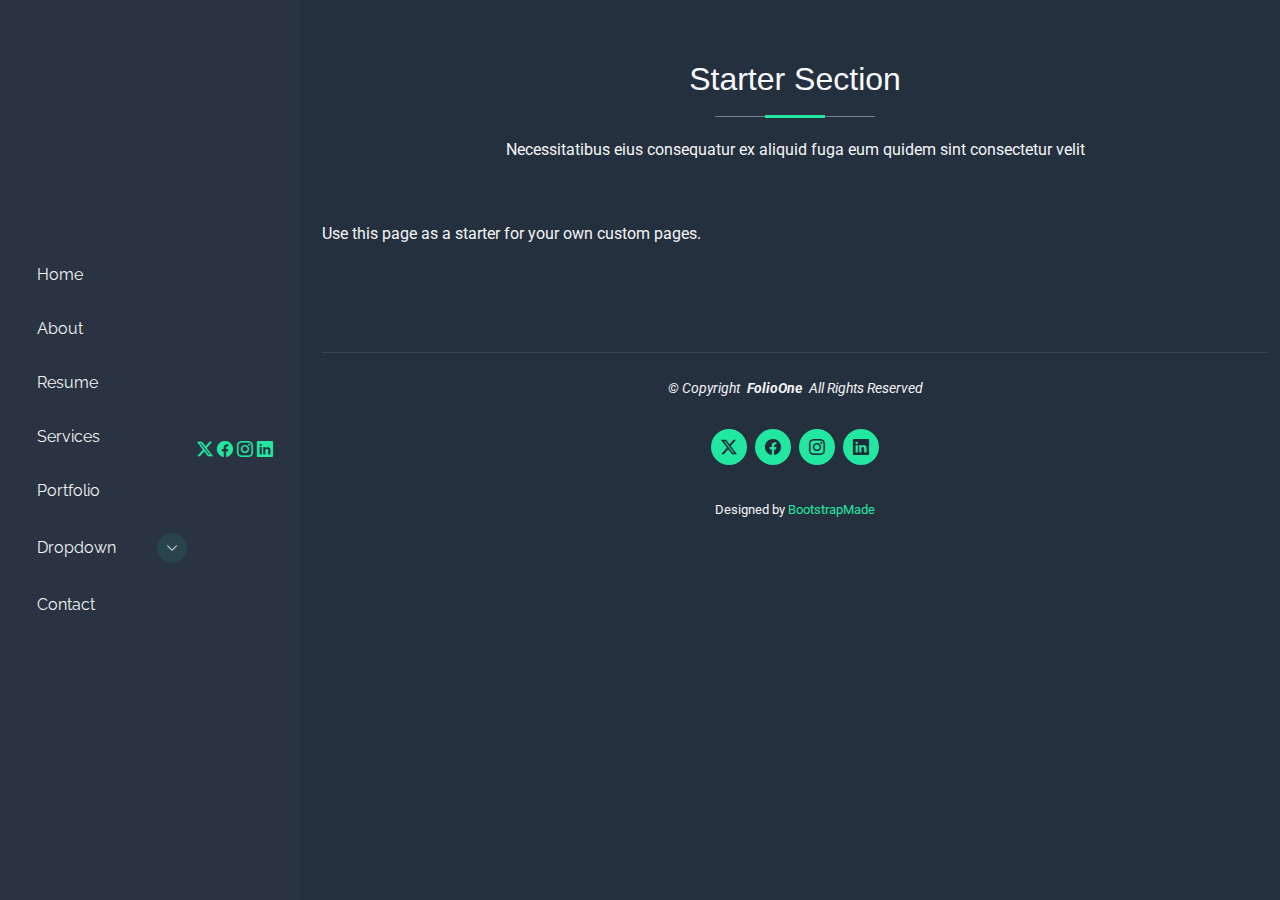
<file: starter-page.html>
<!DOCTYPE html>
<html lang="en">

<head>
  <meta charset="utf-8">
  <meta content="width=device-width, initial-scale=1.0" name="viewport">
  <title>Starter Page - FolioOne Bootstrap Template</title>
  <meta name="description" content="">
  <meta name="keywords" content="">

  <!-- Favicons -->
  <link href="assets/img/favicon.png" rel="icon">
  <link href="assets/img/apple-touch-icon.png" rel="apple-touch-icon">

  <!-- Fonts -->
  <link href="https://fonts.googleapis.com" rel="preconnect">
  <link href="https://fonts.gstatic.com" rel="preconnect" crossorigin>
  <link href="https://fonts.googleapis.com/css2?family=Roboto:ital,wght@0,100;0,300;0,400;0,500;0,700;0,900;1,100;1,300;1,400;1,500;1,700;1,900&family=Poppins:ital,wght@0,100;0,200;0,300;0,400;0,500;0,600;0,700;0,800;0,900;1,100;1,200;1,300;1,400;1,500;1,600;1,700;1,800;1,900&family=Raleway:ital,wght@0,100;0,200;0,300;0,400;0,500;0,600;0,700;0,800;0,900;1,100;1,200;1,300;1,400;1,500;1,600;1,700;1,800;1,900&display=swap" rel="stylesheet">

  <!-- Vendor CSS Files -->
  <link href="assets/vendor/bootstrap/css/bootstrap.min.css" rel="stylesheet">
  <link href="assets/vendor/bootstrap-icons/bootstrap-icons.css" rel="stylesheet">
  <link href="assets/vendor/aos/aos.css" rel="stylesheet">
  <link href="assets/vendor/swiper/swiper-bundle.min.css" rel="stylesheet">
  <link href="assets/vendor/glightbox/css/glightbox.min.css" rel="stylesheet">

  <!-- Main CSS File -->
  <link href="assets/css/main.css" rel="stylesheet">

  <!-- =======================================================
  * Template Name: FolioOne
  * Template URL: https://bootstrapmade.com/folioone-bootstrap-portfolio-website-template/
  * Updated: Aug 23 2025 with Bootstrap v5.3.7
  * Author: BootstrapMade.com
  * License: https://bootstrapmade.com/license/
  ======================================================== -->
</head>

<body class="starter-page-page">

  <header id="header" class="header d-flex align-items-center light-background sticky-top">
    <div class="container position-relative d-flex align-items-center justify-content-between">

      <!-- <a href="index.html" class="logo d-flex align-items-center me-auto me-xl-0">
      <img src="assets/img/logo.webp" alt="">
      <h1 class="sitename">FolioOne</h1> 
    </a> -->

      <nav id="navmenu" class="navmenu">
        <ul>
          <li><a href="index.html">Home</a></li>
          <li><a href="about.html">About</a></li>
          <li><a href="resume.html">Resume</a></li>
          <li><a href="services.html">Services</a></li>
          <li><a href="portfolio.html">Portfolio</a></li>
          <li class="dropdown"><a href="#"><span>Dropdown</span> <i class="bi bi-chevron-down toggle-dropdown"></i></a>
            <ul>
              <li><a href="#">Dropdown 1</a></li>
              <li class="dropdown"><a href="#"><span>Deep Dropdown</span> <i class="bi bi-chevron-down toggle-dropdown"></i></a>
                <ul>
                  <li><a href="#">Deep Dropdown 1</a></li>
                  <li><a href="#">Deep Dropdown 2</a></li>
                  <li><a href="#">Deep Dropdown 3</a></li>
                  <li><a href="#">Deep Dropdown 4</a></li>
                  <li><a href="#">Deep Dropdown 5</a></li>
                </ul>
              </li>
              <li><a href="#">Dropdown 2</a></li>
              <li><a href="#">Dropdown 3</a></li>
              <li><a href="#">Dropdown 4</a></li>
            </ul>
          </li>
          <li><a href="contact.html">Contact</a></li>
        </ul>
        <i class="mobile-nav-toggle d-xl-none bi bi-list"></i>
      </nav>

      <div class="header-social-links">
        <a href="#" class="twitter"><i class="bi bi-twitter-x"></i></a>
        <a href="#" class="facebook"><i class="bi bi-facebook"></i></a>
        <a href="#" class="instagram"><i class="bi bi-instagram"></i></a>
        <a href="#" class="linkedin"><i class="bi bi-linkedin"></i></a>
      </div>

    </div>
  </header>

  <main class="main">

    <!-- Starter Section Section -->
    <section id="starter-section" class="starter-section section">

      <!-- Section Title -->
      <div class="container section-title" data-aos="fade-up">
        <h2>Starter Section</h2>
        <p>Necessitatibus eius consequatur ex aliquid fuga eum quidem sint consectetur velit</p>
      </div><!-- End Section Title -->

      <div class="container" data-aos="fade-up">
        <p>Use this page as a starter for your own custom pages.</p>
      </div>

    </section><!-- /Starter Section Section -->

  </main>

  <footer id="footer" class="footer">

    <div class="container">
      <div class="copyright text-center ">
        <p>© <span>Copyright</span> <strong class="px-1 sitename">FolioOne</strong> <span>All Rights Reserved<br></span></p>
      </div>
      <div class="social-links d-flex justify-content-center">
        <a href=""><i class="bi bi-twitter-x"></i></a>
        <a href=""><i class="bi bi-facebook"></i></a>
        <a href=""><i class="bi bi-instagram"></i></a>
        <a href=""><i class="bi bi-linkedin"></i></a>
      </div>
      <div class="credits">
        <!-- All the links in the footer should remain intact. -->
        <!-- You can delete the links only if you've purchased the pro version. -->
        <!-- Licensing information: https://bootstrapmade.com/license/ -->
        <!-- Purchase the pro version with working PHP/AJAX contact form: [buy-url] -->
        Designed by <a href="https://bootstrapmade.com/">BootstrapMade</a>
      </div>
    </div>

  </footer>

  <!-- Scroll Top -->
  <a href="#" id="scroll-top" class="scroll-top d-flex align-items-center justify-content-center"><i class="bi bi-arrow-up-short"></i></a>

  <!-- Preloader -->
  <div id="preloader"></div>

  <!-- Vendor JS Files -->
  <script src="assets/vendor/bootstrap/js/bootstrap.bundle.min.js"></script>
  <script src="assets/vendor/php-email-form/validate.js"></script>
  <script src="assets/vendor/aos/aos.js"></script>
  <script src="assets/vendor/typed.js/typed.umd.js"></script>
  <script src="assets/vendor/waypoints/noframework.waypoints.js"></script>
  <script src="assets/vendor/purecounter/purecounter_vanilla.js"></script>
  <script src="assets/vendor/swiper/swiper-bundle.min.js"></script>
  <script src="assets/vendor/imagesloaded/imagesloaded.pkgd.min.js"></script>
  <script src="assets/vendor/isotope-layout/isotope.pkgd.min.js"></script>
  <script src="assets/vendor/glightbox/js/glightbox.min.js"></script>

  <!-- Main JS File -->
  <script src="assets/js/main.js"></script>

</body>

</html>
</file>
<file: assets/css/main.css>
/**
* Template Name: MyPage
* Template URL: https://bootstrapmade.com/mypage-bootstrap-personal-template/
* Updated: Sep 20 2025 with Bootstrap v5.3.8
* Author: BootstrapMade.com
* License: https://bootstrapmade.com/license/
*/

/*--------------------------------------------------------------
# Font & Color Variables
# Help: https://bootstrapmade.com/color-system/
--------------------------------------------------------------*/
/* Fonts */
:root {
  --default-font: "Roboto",  system-ui, -apple-system, "Segoe UI", Roboto, "Helvetica Neue", Arial, "Noto Sans", "Liberation Sans", sans-serif, "Apple Color Emoji", "Segoe UI Emoji", "Segoe UI Symbol", "Noto Color Emoji";
  --heading-font: "Ubuntu",  sans-serif;
  --nav-font: "Raleway",  sans-serif;
}

/* Global Colors - The following color variables are used throughout the website. Updating them here will change the color scheme of the entire website */
:root { 
  --background-color: #25303f; /* Background color for the entire website, including individual sections */
  --default-color: #f3f4f6; /* Default color used for the majority of the text content across the entire website */
  --heading-color: #f9fafb; /* Color for headings, subheadings and title throughout the website */
  --accent-color: #22e7a1; /* Accent color that represents your brand on the website. It's used for buttons, links, and other elements that need to stand out */
  --surface-color: #293443; /* The surface color is used as a background of boxed elements within sections, such as cards, icon boxes, or other elements that require a visual separation from the global background. */
  --contrast-color: #1f2937; /* Contrast color for text, ensuring readability against backgrounds of accent, heading, or default colors. */
}

/* Nav Menu Colors - The following color variables are used specifically for the navigation menu. They are separate from the global colors to allow for more customization options */
:root {
  --nav-color: #f3f4f6;  /* The default color of the main navmenu links */
  --nav-hover-color: #22e7a1; /* Applied to main navmenu links when they are hovered over or active */
  --nav-mobile-background-color: #38485f; /* Used as the background color for mobile navigation menu */
  --nav-dropdown-background-color: #38485f; /* Used as the background color for dropdown items that appear when hovering over primary navigation items */
  --nav-dropdown-color: #f3f4f6; /* Used for navigation links of the dropdown items in the navigation menu. */
  --nav-dropdown-hover-color: #22e7a1; /* Similar to --nav-hover-color, this color is applied to dropdown navigation links when they are hovered over. */
}

/* Color Presets - These classes override global colors when applied to any section or element, providing reuse of the sam color scheme. */

.light-background {
  --background-color: #293341;
  --surface-color: #4b607f;
}

.dark-background {
  --background-color: #1c2737;
  --default-color: #ffffff;
  --heading-color: #ffffff;
  --surface-color: #151f2b;
  --contrast-color: #ffffff;
}

/* Smooth scroll */
:root {
  scroll-behavior: smooth;
}

/*--------------------------------------------------------------
# General Styling & Shared Classes
--------------------------------------------------------------*/
body {
  color: var(--default-color);
  background-color: var(--background-color);
  font-family: var(--default-font);
}

a {
  color: var(--accent-color);
  text-decoration: none;
  transition: 0.3s;
}

a:hover {
  color: color-mix(in srgb, var(--accent-color), transparent 25%);
  text-decoration: none;
}

h1,
h2,
h3,
h4,
h5,
h6 {
  color: var(--heading-color);
  font-family: var(--heading-font);
}

/* PHP Email Form Messages
------------------------------*/
.php-email-form .error-message {
  display: none;
  background: #df1529;
  color: #ffffff;
  text-align: left;
  padding: 15px;
  margin-bottom: 24px;
  font-weight: 600;
}

.php-email-form .sent-message {
  display: none;
  color: #ffffff;
  background: #059652;
  text-align: center;
  padding: 15px;
  margin-bottom: 24px;
  font-weight: 600;
}

.php-email-form .loading {
  display: none;
  background: var(--surface-color);
  text-align: center;
  padding: 15px;
  margin-bottom: 24px;
}

.php-email-form .loading:before {
  content: "";
  display: inline-block;
  border-radius: 50%;
  width: 24px;
  height: 24px;
  margin: 0 10px -6px 0;
  border: 3px solid var(--accent-color);
  border-top-color: var(--surface-color);
  animation: php-email-form-loading 1s linear infinite;
}

@keyframes php-email-form-loading {
  0% {
    transform: rotate(0deg);
  }

  100% {
    transform: rotate(360deg);
  }
}

/*--------------------------------------------------------------
# Global Header
--------------------------------------------------------------*/
.header {
  color: var(--default-color);
  background-color: var(--background-color);
  position: fixed;
  top: 0;
  left: 0;
  bottom: 0;
  padding: 0 15px;
  width: 300px;
  transition: all ease-in-out 0.3s;
  overflow-y: auto;
  z-index: 997;
}

.header .profile-img img {
  margin: 25px auto;
  display: block;
  border-radius: 20px;
  max-width: 220px;
  border: 8px solid color-mix(in srgb, var(--default-color), transparent 85%);
}

.header .logo {
  line-height: 1;
}

.header .logo img {
  max-height: 32px;
  margin-right: 8px;
}

.header .logo h1 {
  font-size: 24px;
  margin: 0;
  font-weight: 300;
  color: var(--heading-color);
}

.header .social-links {
  margin: 0 0 20px 0;
}

.header .social-links a {
  font-size: 16px;
  display: inline-flex;
  align-items: center;
  justify-content: center;
  background: color-mix(in srgb, var(--default-color), transparent 90%);
  color: var(--default-color);
  margin: 0 2px;
  border-radius: 9px;
  text-align: center;
  width: 40px;
  height: 40px;
  transition: 0.3s;
}

.header .social-links a:hover {
  color: var(--contrast-color);
  background: var(--accent-color);
}

@media (min-width: 1200px) {

  .header~main,
  .header~#footer {
    margin-left: 310px;
  }
}

@media (max-width: 1199px) {
  .header {
    left: -100%;
  }
}

.header.header-show {
  left: 0;
}

.header .header-toggle {
  color: var(--background-color);
  background-color: var(--accent-color);
  font-size: 22px;
  display: flex;
  align-items: center;
  justify-content: center;
  width: 40px;
  height: 40px;
  border-radius: 9px;
  cursor: pointer;
  position: fixed;
  top: 15px;
  right: 15px;
  z-index: 9999;
  transition: 0.3s;
}

.header .header-toggle:hover {
  background-color: color-mix(in srgb, var(--accent-color) 90%, black 15%);
}

/*--------------------------------------------------------------
# Navigation Menu
--------------------------------------------------------------*/
.mobile-nav-toggle {
  display: none;
}

.navmenu {
  padding: 0;
  z-index: 9997;
  flex: 1;
  display: flex;
  align-items: center;
}

.navmenu ul {
  list-style: none;
  padding: 0 0 20px 0;
  margin: 0;
  width: 100%;
}

.navmenu a,
.navmenu a:focus {
  color: var(--nav-color);
  padding: 15px 10px;
  font-family: var(--nav-font);
  font-size: 16px;
  font-weight: 400;
  display: flex;
  align-items: center;
  white-space: nowrap;
  transition: 0.3s;
  width: 100%;
}

.navmenu a .navicon,
.navmenu a:focus .navicon {
  font-size: 20px;
  margin-right: 10px;
}

.navmenu a .toggle-dropdown,
.navmenu a:focus .toggle-dropdown {
  font-size: 12px;
  line-height: 0;
  margin-left: auto;
  width: 30px;
  height: 30px;
  display: flex;
  align-items: center;
  justify-content: center;
  border-radius: 50%;
  transition: 0.3s;
  flex-shrink: 0;
  background-color: color-mix(in srgb, var(--accent-color), transparent 90%);
}

.navmenu a .toggle-dropdown:hover,
.navmenu a:focus .toggle-dropdown:hover {
  background-color: var(--accent-color);
  color: var(--contrast-color);
}

.navmenu a:hover,
.navmenu .active,
.navmenu .active:focus {
  color: var(--nav-hover-color);
}

.navmenu a:hover .navicon,
.navmenu .active .navicon,
.navmenu .active:focus .navicon {
  color: var(--accent-color);
}

.navmenu .active .toggle-dropdown,
.navmenu .active:focus .toggle-dropdown {
  background-color: var(--accent-color);
  color: var(--contrast-color);
  transform: rotate(180deg);
}

.navmenu .dropdown {
  display: block;
}

.navmenu .dropdown a,
.navmenu .dropdown a:focus {
  color: --nav-dropdown-color;
}

.navmenu .dropdown a:hover,
.navmenu .dropdown .active,
.navmenu .dropdown .active:focus {
  color: var(--nav-dropdown-hover-color);
}

.navmenu .dropdown ul {
  position: static;
  display: none;
  z-index: 99;
  padding: 5px 10px;
  margin: 5px 10px;
  background-color: var(--nav-dropdown-background-color);
  border: 1px solid color-mix(in srgb, var(--default-color), transparent 90%);
  box-shadow: none;
  transition: all 0.5s ease-in-out;
}

.navmenu .dropdown ul ul {
  background-color: rgba(33, 37, 41, 0.1);
}

.navmenu .dropdown>.dropdown-active {
  display: block;
  background-color: rgba(33, 37, 41, 0.03);
}

/*--------------------------------------------------------------
# Global Footer
--------------------------------------------------------------*/
.footer {
  color: var(--default-color);
  background-color: var(--background-color);
  font-size: 14px;
  text-align: center;
  padding: 30px 0;
  position: relative;
}

.footer h3 {
  font-size: 36px;
  font-weight: 300;
  position: relative;
  padding: 0;
  margin: 0 0 15px 0;
}

.footer p {
  font-size: 15;
  font-style: italic;
  padding: 0;
  margin: 0 0 30px 0;
}

.footer .social-links {
  margin: 0 0 30px 0;
}

.footer .social-links a {
  font-size: 16px;
  display: flex;
  align-items: center;
  justify-content: center;
  background: var(--accent-color);
  color: var(--contrast-color);
  line-height: 1;
  margin: 0 4px;
  border-radius: 50%;
  text-align: center;
  width: 36px;
  height: 36px;
  transition: 0.3s;
}

.footer .social-links a:hover {
  background: color-mix(in srgb, var(--accent-color), transparent 20%);
  text-decoration: none;
}

.footer .copyright {
  padding-top: 25px;
  border-top: 1px solid color-mix(in srgb, var(--default-color), transparent 90%);
}

.footer .credits {
  font-size: 13px;
  padding-top: 5px;
}

/*--------------------------------------------------------------
# Preloader
--------------------------------------------------------------*/
#preloader {
  position: fixed;
  inset: 0;
  z-index: 999999;
  overflow: hidden;
  background: var(--background-color);
  transition: all 0.6s ease-out;
}

#preloader:before {
  content: "";
  position: fixed;
  top: calc(50% - 30px);
  left: calc(50% - 30px);
  border: 6px solid #ffffff;
  border-color: var(--accent-color) transparent var(--accent-color) transparent;
  border-radius: 50%;
  width: 60px;
  height: 60px;
  animation: animate-preloader 1.5s linear infinite;
}

@keyframes animate-preloader {
  0% {
    transform: rotate(0deg);
  }

  100% {
    transform: rotate(360deg);
  }
}

/*--------------------------------------------------------------
# Scroll Top Button
--------------------------------------------------------------*/
.scroll-top {
  position: fixed;
  visibility: hidden;
  opacity: 0;
  right: 15px;
  bottom: -15px;
  z-index: 99999;
  background-color: var(--accent-color);
  width: 44px;
  height: 44px;
  border-radius: 50px;
  transition: all 0.4s;
}

.scroll-top i {
  font-size: 24px;
  color: var(--contrast-color);
  line-height: 0;
}

.scroll-top:hover {
  background-color: color-mix(in srgb, var(--accent-color), transparent 20%);
  color: var(--contrast-color);
}

.scroll-top.active {
  visibility: visible;
  opacity: 1;
  bottom: 15px;
}

/*--------------------------------------------------------------
# Disable aos animation delay on mobile devices
--------------------------------------------------------------*/
@media screen and (max-width: 768px) {
  [data-aos-delay] {
    transition-delay: 0 !important;
  }
}

/*--------------------------------------------------------------
# Global Page Titles & Breadcrumbs
--------------------------------------------------------------*/
.page-title {
  color: var(--default-color);
  background-color: var(--background-color);
  padding: 120px 0;
  text-align: center;
  position: relative;
}

.page-title h1 {
  font-size: 42px;
  font-weight: 300;
  margin-bottom: 10px;
}

.page-title .breadcrumbs ol {
  display: flex;
  flex-wrap: wrap;
  list-style: none;
  justify-content: center;
  padding: 0;
  margin: 0;
  font-size: 16px;
  font-weight: 300;
}

.page-title .breadcrumbs ol li+li {
  padding-left: 10px;
}

.page-title .breadcrumbs ol li+li::before {
  content: "/";
  display: inline-block;
  padding-right: 10px;
  color: color-mix(in srgb, var(--default-color), transparent 70%);
}

/*--------------------------------------------------------------
# Global Sections
--------------------------------------------------------------*/
section,
.section {
  color: var(--default-color);
  background-color: var(--background-color);
  padding: 60px 0;
  overflow: clip;
}

/*--------------------------------------------------------------
# Global Section Titles
--------------------------------------------------------------*/
.section-title {
  text-align: center;
  padding-bottom: 60px;
  position: relative;
}

.section-title h2 {
  font-size: 32px;
  font-weight: 300;
  margin-bottom: 20px;
  padding-bottom: 20px;
  position: relative;
}

.section-title h2:before {
  content: "";
  position: absolute;
  display: block;
  width: 160px;
  height: 1px;
  background: color-mix(in srgb, var(--default-color), transparent 60%);
  left: 0;
  right: 0;
  bottom: 1px;
  margin: auto;
}

.section-title h2::after {
  content: "";
  position: absolute;
  display: block;
  width: 60px;
  height: 3px;
  background: var(--accent-color);
  left: 0;
  right: 0;
  bottom: 0;
  margin: auto;
}

.section-title p {
  margin-bottom: 0;
}

/*--------------------------------------------------------------
# Hero Section
--------------------------------------------------------------*/
.hero {
  padding: 120px 0;
  min-height: 100vh;
  display: flex;
  align-items: center;
  position: relative;
  overflow: hidden;
}

.hero .container {
  position: relative;
  z-index: 2;
  padding: 80px 15px;
}

.hero .hero-content h1 {
  font-size: 3.5rem;
  font-weight: 300;
  line-height: 1.2;
  margin-bottom: 2rem;
  color: var(--heading-color);
}

.hero .hero-content h1 .accent-text {
  color: var(--accent-color);
  font-weight: 400;
  position: relative;
}

.hero .hero-content h1 .accent-text::after {
  content: "";
  position: absolute;
  bottom: -8px;
  left: 0;
  width: 100%;
  height: 2px;
  background: linear-gradient(90deg, var(--accent-color), color-mix(in srgb, var(--accent-color), transparent 50%));
}

@media (max-width: 992px) {
  .hero .hero-content h1 {
    font-size: 2.8rem;
  }
}

@media (max-width: 768px) {
  .hero .hero-content h1 {
    font-size: 2.2rem;
  }
}

.hero .hero-content .hero-description {
  font-size: 1.125rem;
  line-height: 1.8;
  color: color-mix(in srgb, var(--default-color), transparent 20%);
  margin-bottom: 3rem;
  max-width: 90%;
}

@media (max-width: 768px) {
  .hero .hero-content .hero-description {
    font-size: 1rem;
    max-width: 100%;
  }
}

.hero .hero-content .hero-actions {
  display: flex;
  gap: 1.5rem;
  margin-bottom: 4rem;
}

@media (max-width: 576px) {
  .hero .hero-content .hero-actions {
    flex-direction: column;
    gap: 1rem;
  }
}

.hero .hero-content .hero-actions .btn-primary {
  padding: 14px 32px;
  background: var(--accent-color);
  color: var(--contrast-color);
  border-radius: 6px;
  font-weight: 500;
  text-decoration: none;
  transition: all 0.3s ease;
  border: 2px solid var(--accent-color);
}

.hero .hero-content .hero-actions .btn-primary:hover {
  background: color-mix(in srgb, var(--accent-color), black 10%);
  border-color: color-mix(in srgb, var(--accent-color), black 10%);
  transform: translateY(-2px);
}

.hero .hero-content .hero-actions .btn-secondary {
  padding: 14px 32px;
  background: transparent;
  color: var(--heading-color);
  border-radius: 6px;
  font-weight: 500;
  text-decoration: none;
  transition: all 0.3s ease;
  border: 2px solid color-mix(in srgb, var(--default-color), transparent 80%);
}

.hero .hero-content .hero-actions .btn-secondary:hover {
  background: transparent;
  color: var(--accent-color);
  border-color: var(--accent-color);
  transform: translateY(-2px);
}

.hero .hero-content .hero-stats {
  display: flex;
  gap: 3rem;
}

@media (max-width: 768px) {
  .hero .hero-content .hero-stats {
    gap: 2rem;
  }
}

@media (max-width: 576px) {
  .hero .hero-content .hero-stats {
    flex-direction: column;
    gap: 1.5rem;
  }
}

.hero .hero-content .hero-stats .stat-item .stat-number {
  display: block;
  font-size: 2rem;
  font-weight: 600;
  color: var(--accent-color);
  line-height: 1;
}

.hero .hero-content .hero-stats .stat-item .stat-label {
  display: block;
  font-size: 0.875rem;
  color: color-mix(in srgb, var(--default-color), transparent 40%);
  margin-top: 0.5rem;
  font-weight: 400;
}

.hero .hero-image {
  position: relative;
}

.hero .hero-image .image-wrapper {
  position: relative;
  max-width: 500px;
  margin: 0 auto;
}

.hero .hero-image .image-wrapper .main-image {
  border-radius: 12px;
  box-shadow: 0 20px 60px color-mix(in srgb, var(--heading-color), transparent 85%);
  transition: transform 0.3s ease;
}

.hero .hero-image .image-wrapper .main-image:hover {
  transform: scale(1.02);
}

.hero .hero-image .image-wrapper .floating-card {
  position: absolute;
  background: var(--surface-color);
  padding: 1rem 1.5rem;
  border-radius: 8px;
  box-shadow: 0 10px 30px color-mix(in srgb, var(--heading-color), transparent 90%);
  display: flex;
  align-items: center;
  gap: 0.75rem;
  font-size: 0.875rem;
  font-weight: 500;
  color: var(--heading-color);
  transition: all 0.3s ease;
}

.hero .hero-image .image-wrapper .floating-card:hover {
  transform: translateY(-5px);
  box-shadow: 0 15px 40px color-mix(in srgb, var(--heading-color), transparent 85%);
}

.hero .hero-image .image-wrapper .floating-card i {
  font-size: 1.25rem;
  color: var(--accent-color);
}

.hero .hero-image .image-wrapper .floating-card.card-1 {
  top: 20%;
  left: -15%;
  z-index: 3;
}

@media (max-width: 992px) {
  .hero .hero-image .image-wrapper .floating-card.card-1 {
    left: -10%;
  }
}

@media (max-width: 768px) {
  .hero .hero-image .image-wrapper .floating-card.card-1 {
    left: 0;
    top: 10%;
  }
}

.hero .hero-image .image-wrapper .floating-card.card-2 {
  top: 60%;
  right: -15%;
  z-index: 3;
}

@media (max-width: 992px) {
  .hero .hero-image .image-wrapper .floating-card.card-2 {
    right: -10%;
  }
}

@media (max-width: 768px) {
  .hero .hero-image .image-wrapper .floating-card.card-2 {
    right: 0;
    top: 50%;
  }
}

.hero .hero-image .image-wrapper .floating-card.card-3 {
  bottom: 15%;
  left: -10%;
  z-index: 3;
}

@media (max-width: 992px) {
  .hero .hero-image .image-wrapper .floating-card.card-3 {
    left: -5%;
  }
}

@media (max-width: 768px) {
  .hero .hero-image .image-wrapper .floating-card.card-3 {
    left: 0;
    bottom: 5%;
  }
}

@media (max-width: 992px) {
  .hero .hero-content {
    text-align: center;
    margin-top: 2rem;
  }
}

/*--------------------------------------------------------------
# About Section
--------------------------------------------------------------*/
.about {
  padding-top: 120px;
  padding-bottom: 120px;
}

.about .intro-header {
  margin-bottom: 80px;
}

.about .intro-header h1 {
  font-size: 3.5rem;
  font-weight: 300;
  letter-spacing: -0.02em;
  margin-bottom: 1rem;
  color: var(--heading-color);
}

.about .intro-header .subtitle {
  font-size: 1.25rem;
  font-weight: 400;
  color: color-mix(in srgb, var(--default-color), transparent 30%);
  margin: 0;
}

.about .main-content-wrapper {
  margin-bottom: 100px;
}

.about .profile-section .profile-image-container {
  margin-bottom: 2rem;
}

.about .profile-section .profile-image-container img {
  width: 100%;
  max-width: 300px;
  aspect-ratio: 1;
  object-fit: cover;
  border-radius: 12px;
  filter: grayscale(20%);
  transition: filter 0.3s ease;
}

.about .profile-section .profile-image-container img:hover {
  filter: grayscale(0%);
}

.about .profile-section .profile-meta .location {
  display: flex;
  align-items: center;
  margin-bottom: 1rem;
  color: color-mix(in srgb, var(--default-color), transparent 20%);
}

.about .profile-section .profile-meta .location i {
  margin-right: 0.5rem;
  color: var(--accent-color);
}

.about .profile-section .profile-meta .status {
  display: flex;
  align-items: center;
  font-size: 0.9rem;
  color: color-mix(in srgb, var(--default-color), transparent 20%);
}

.about .profile-section .profile-meta .status .status-indicator {
  width: 8px;
  height: 8px;
  background-color: #10b981;
  border-radius: 50%;
  margin-right: 0.5rem;
  animation: pulse 2s infinite;
}

.about .content-area {
  padding-left: 2rem;
}

.about .content-area .story-block {
  margin-bottom: 3rem;
}

.about .content-area .story-block .lead-text {
  font-size: 1.3rem;
  line-height: 1.7;
  font-weight: 300;
  margin-bottom: 1.5rem;
  color: var(--default-color);
}

.about .content-area .story-block p {
  font-size: 1.1rem;
  line-height: 1.8;
  color: color-mix(in srgb, var(--default-color), transparent 15%);
  margin: 0;
}

.about .expertise-grid {
  margin-bottom: 3rem;
}

.about .expertise-grid .expertise-item {
  display: flex;
  align-items: flex-start;
  margin-bottom: 2rem;
}

.about .expertise-grid .expertise-item .expertise-icon {
  flex-shrink: 0;
  width: 48px;
  height: 48px;
  background-color: color-mix(in srgb, var(--accent-color), transparent 90%);
  border-radius: 8px;
  display: flex;
  align-items: center;
  justify-content: center;
  margin-right: 1.5rem;
}

.about .expertise-grid .expertise-item .expertise-icon i {
  font-size: 1.5rem;
  color: var(--accent-color);
}

.about .expertise-grid .expertise-item .expertise-content h4 {
  font-size: 1.1rem;
  font-weight: 500;
  margin-bottom: 0.5rem;
  color: var(--heading-color);
}

.about .expertise-grid .expertise-item .expertise-content p {
  font-size: 0.95rem;
  line-height: 1.6;
  color: color-mix(in srgb, var(--default-color), transparent 30%);
  margin: 0;
}

.about .philosophy-quote {
  position: relative;
  padding: 2rem 0;
}

.about .philosophy-quote .quote-mark {
  position: absolute;
  top: -10px;
  left: -20px;
  font-size: 5rem;
  font-weight: 300;
  color: color-mix(in srgb, var(--accent-color), transparent 80%);
  line-height: 1;
}

.about .philosophy-quote p {
  font-size: 1.2rem;
  line-height: 1.7;
  font-style: italic;
  font-weight: 300;
  color: var(--default-color);
  margin: 0;
  position: relative;
  z-index: 1;
}

.about .bottom-section {
  padding-top: 60px;
  border-top: 1px solid color-mix(in srgb, var(--default-color), transparent 85%);
}

.about .bottom-section .collaboration-text h3 {
  font-size: 2rem;
  font-weight: 300;
  margin-bottom: 1rem;
  color: var(--heading-color);
}

.about .bottom-section .collaboration-text p {
  font-size: 1.1rem;
  line-height: 1.7;
  color: color-mix(in srgb, var(--default-color), transparent 20%);
  margin: 0;
}

.about .bottom-section .action-buttons {
  display: flex;
  gap: 1rem;
  justify-content: flex-end;
}

.about .bottom-section .action-buttons .btn-custom {
  display: inline-flex;
  align-items: center;
  padding: 0.875rem 2rem;
  border-radius: 6px;
  font-weight: 400;
  text-decoration: none;
  transition: all 0.3s ease;
  font-size: 1rem;
}

.about .bottom-section .action-buttons .btn-custom.primary {
  background-color: var(--accent-color);
  color: var(--contrast-color);
}

.about .bottom-section .action-buttons .btn-custom.primary:hover {
  background-color: color-mix(in srgb, var(--accent-color), transparent 15%);
  transform: translateY(-1px);
}

.about .bottom-section .action-buttons .btn-custom.secondary {
  border: 1px solid color-mix(in srgb, var(--default-color), transparent 70%);
  color: var(--default-color);
}

.about .bottom-section .action-buttons .btn-custom.secondary:hover {
  border-color: var(--accent-color);
  color: var(--accent-color);
  transform: translateY(-1px);
}

@keyframes pulse {

  0%,
  100% {
    opacity: 1;
  }

  50% {
    opacity: 0.5;
  }
}

@media (max-width: 992px) {
  .about {
    padding: 80px 0;
  }

  .about .intro-header {
    margin-bottom: 60px;
  }

  .about .intro-header h1 {
    font-size: 2.8rem;
  }

  .about .main-content-wrapper {
    margin-bottom: 60px;
  }

  .about .content-area {
    padding-left: 0;
    margin-top: 2rem;
  }

  .about .bottom-section .action-buttons {
    justify-content: flex-start;
    margin-top: 1.5rem;
  }
}

@media (max-width: 768px) {
  .about .intro-header h1 {
    font-size: 2.2rem;
  }

  .about .intro-header .subtitle {
    font-size: 1.1rem;
  }

  .about .philosophy-quote .quote-mark {
    font-size: 3.5rem;
    left: -10px;
  }

  .about .philosophy-quote p {
    font-size: 1.1rem;
  }

  .about .bottom-section .collaboration-text h3 {
    font-size: 1.6rem;
  }

  .about .bottom-section .action-buttons {
    flex-direction: column;
  }

  .about .bottom-section .action-buttons .btn-custom {
    text-align: center;
    justify-content: center;
  }
}

/*--------------------------------------------------------------
# Stats Section
--------------------------------------------------------------*/
.stats {
  padding: 120px 0;
}

.stats .stats-grid {
  display: grid;
  grid-template-columns: repeat(3, 1fr);
  gap: 80px;
  margin-bottom: 120px;
  text-align: center;
}

.stats .stat-item .stat-number {
  font-family: var(--heading-font);
  font-size: 72px;
  font-weight: 300;
  color: var(--heading-color);
  line-height: 1;
  margin-bottom: 20px;
  letter-spacing: -2px;
}

.stats .stat-item .stat-number span {
  display: inline-block;
}

.stats .stat-item .stat-label {
  font-size: 16px;
  color: var(--default-color);
  opacity: 0.7;
  margin: 0;
  line-height: 1.6;
  font-weight: 400;
}

.stats .achievements-row {
  display: grid;
  grid-template-columns: repeat(3, 1fr);
  gap: 60px;
}

.stats .achievement {
  display: flex;
  align-items: flex-start;
  gap: 20px;
  padding: 40px 0;
  border-top: 1px solid color-mix(in srgb, var(--default-color), transparent 90%);
}

.stats .achievement .achievement-icon {
  flex-shrink: 0;
  width: 50px;
  height: 50px;
  display: flex;
  align-items: center;
  justify-content: center;
  background: color-mix(in srgb, var(--accent-color), transparent 95%);
  border-radius: 8px;
  margin-top: 5px;
}

.stats .achievement .achievement-icon i {
  font-size: 24px;
  color: var(--accent-color);
}

.stats .achievement .achievement-content h4 {
  font-family: var(--heading-font);
  font-size: 20px;
  font-weight: 400;
  color: var(--heading-color);
  margin-bottom: 8px;
  line-height: 1.3;
}

.stats .achievement .achievement-content p {
  font-size: 15px;
  color: var(--default-color);
  opacity: 0.7;
  margin: 0;
  line-height: 1.6;
}

@media (max-width: 992px) {
  .stats {
    padding: 80px 0;
  }

  .stats .stats-grid {
    gap: 60px;
    margin-bottom: 80px;
  }

  .stats .stat-item .stat-number {
    font-size: 56px;
  }

  .stats .achievements-row {
    gap: 40px;
  }

  .stats .achievement {
    padding: 30px 0;
  }
}

@media (max-width: 768px) {
  .stats {
    padding: 60px 0;
  }

  .stats .stats-grid {
    grid-template-columns: 1fr;
    gap: 50px;
    margin-bottom: 60px;
  }

  .stats .stat-item .stat-number {
    font-size: 48px;
  }

  .stats .stat-item .stat-label {
    font-size: 15px;
  }

  .stats .achievements-row {
    grid-template-columns: 1fr;
    gap: 30px;
  }

  .stats .achievement {
    padding: 25px 0;
    gap: 16px;
  }

  .stats .achievement .achievement-icon {
    width: 45px;
    height: 45px;
  }

  .stats .achievement .achievement-icon i {
    font-size: 20px;
  }

  .stats .achievement .achievement-content h4 {
    font-size: 18px;
  }

  .stats .achievement .achievement-content p {
    font-size: 14px;
  }
}

@media (max-width: 576px) {
  .stats .stat-item .stat-number {
    font-size: 40px;
  }

  .stats .achievement .achievement-icon {
    width: 40px;
    height: 40px;
  }

  .stats .achievement .achievement-icon i {
    font-size: 18px;
  }
}

/*--------------------------------------------------------------
# Skills Section
--------------------------------------------------------------*/
.skills {
  --section-spacing: 80px;
  --category-spacing: 60px;
  --skill-spacing: 24px;
  --progress-height: 2px;
  --border-light: color-mix(in srgb, var(--default-color), transparent 92%);
  --text-light: color-mix(in srgb, var(--default-color), transparent 35%);
  --surface-soft: color-mix(in srgb, var(--surface-color), var(--accent-color) 1%);
}

.skills .intro-content {
  margin-bottom: var(--section-spacing);
}

.skills .intro-content .lead-text {
  font-size: 22px;
  line-height: 1.8;
  color: var(--text-light);
  font-weight: 300;
  margin: 0;
  font-family: var(--heading-font);
}

.skills .skills-container {
  padding-right: 40px;
}

.skills .skills-container .skill-category {
  margin-bottom: var(--category-spacing);
}

.skills .skills-container .skill-category:last-child {
  margin-bottom: 0;
}

.skills .skills-container .skill-category .category-header {
  margin-bottom: 32px;
  padding-bottom: 20px;
  border-bottom: 1px solid var(--border-light);
}

.skills .skills-container .skill-category .category-header .category-title {
  font-size: 24px;
  font-weight: 300;
  color: var(--heading-color);
  margin-bottom: 8px;
  font-family: var(--heading-font);
}

.skills .skills-container .skill-category .category-header .category-subtitle {
  font-size: 16px;
  color: var(--text-light);
  margin: 0;
  font-weight: 300;
}

.skills .skills-container .skill-category .skills-list .skill-row {
  margin-bottom: var(--skill-spacing);
}

.skills .skills-container .skill-category .skills-list .skill-row:last-child {
  margin-bottom: 0;
}

.skills .skills-container .skill-category .skills-list .skill-row .skill-info {
  display: flex;
  justify-content: space-between;
  align-items: center;
  margin-bottom: 12px;
}

.skills .skills-container .skill-category .skills-list .skill-row .skill-info .skill-name {
  font-size: 18px;
  color: var(--default-color);
  font-weight: 300;
}

.skills .skills-container .skill-category .skills-list .skill-row .skill-info .skill-percentage {
  font-size: 14px;
  color: var(--accent-color);
  font-weight: 500;
  font-family: var(--default-font);
}

.skills .skills-container .skill-category .skills-list .skill-row .progress {
  height: var(--progress-height);
  background: var(--border-light);
  border-radius: 1px;
  overflow: hidden;
}

.skills .skills-container .skill-category .skills-list .skill-row .progress .progress-bar {
  width: 0%;
  height: 100%;
  background: var(--accent-color);
  border-radius: 1px;
  transition: width 1.5s cubic-bezier(0.4, 0, 0.2, 1);
}

.skills .skills-sidebar {
  padding-left: 40px;
}

.skills .skills-sidebar .expertise-highlight {
  background: var(--surface-soft);
  padding: 40px 32px;
  border-radius: 8px;
  text-align: center;
  margin-bottom: 40px;
  border: 1px solid var(--border-light);
}

.skills .skills-sidebar .expertise-highlight .highlight-icon {
  margin-bottom: 24px;
}

.skills .skills-sidebar .expertise-highlight .highlight-icon i {
  font-size: 48px;
  color: var(--accent-color);
}

.skills .skills-sidebar .expertise-highlight .highlight-title {
  font-size: 20px;
  font-weight: 300;
  color: var(--heading-color);
  margin-bottom: 20px;
  font-family: var(--heading-font);
}

.skills .skills-sidebar .expertise-highlight .experience-number {
  display: flex;
  align-items: baseline;
  justify-content: center;
  gap: 8px;
  margin-bottom: 20px;
}

.skills .skills-sidebar .expertise-highlight .experience-number .purecounter {
  font-size: 56px;
  font-weight: 200;
  color: var(--accent-color);
  line-height: 1;
  font-family: var(--heading-font);
}

.skills .skills-sidebar .expertise-highlight .experience-number .experience-label {
  font-size: 18px;
  color: var(--text-light);
  font-weight: 300;
}

.skills .skills-sidebar .expertise-highlight .highlight-description {
  font-size: 16px;
  line-height: 1.7;
  color: var(--text-light);
  margin: 0;
}

.skills .skills-sidebar .technologies-section {
  margin-bottom: 40px;
}

.skills .skills-sidebar .technologies-section .tech-title {
  font-size: 18px;
  font-weight: 400;
  color: var(--heading-color);
  margin-bottom: 24px;
  font-family: var(--heading-font);
}

.skills .skills-sidebar .technologies-section .tech-stack {
  display: grid;
  grid-template-columns: 1fr 1fr;
  gap: 16px;
}

.skills .skills-sidebar .technologies-section .tech-stack .tech-item {
  display: flex;
  align-items: center;
  gap: 12px;
  padding: 16px;
  background: var(--surface-color);
  border: 1px solid var(--border-light);
  border-radius: 6px;
  transition: all 0.3s ease;
}

.skills .skills-sidebar .technologies-section .tech-stack .tech-item:hover {
  border-color: color-mix(in srgb, var(--accent-color), transparent 60%);
  background: color-mix(in srgb, var(--surface-color), var(--accent-color) 2%);
}

.skills .skills-sidebar .technologies-section .tech-stack .tech-item i {
  font-size: 20px;
  color: var(--accent-color);
}

.skills .skills-sidebar .technologies-section .tech-stack .tech-item span {
  font-size: 14px;
  color: var(--default-color);
  font-weight: 400;
}

.skills .skills-sidebar .achievements-section .achievements-title {
  font-size: 18px;
  font-weight: 400;
  color: var(--heading-color);
  margin-bottom: 24px;
  font-family: var(--heading-font);
}

.skills .skills-sidebar .achievements-section .achievement-list .achievement-item {
  display: flex;
  align-items: flex-start;
  gap: 16px;
  padding: 16px 0;
  border-bottom: 1px solid var(--border-light);
}

.skills .skills-sidebar .achievements-section .achievement-list .achievement-item:last-child {
  border-bottom: none;
  padding-bottom: 0;
}

.skills .skills-sidebar .achievements-section .achievement-list .achievement-item .achievement-date {
  font-size: 12px;
  color: var(--accent-color);
  font-weight: 500;
  text-transform: uppercase;
  letter-spacing: 0.5px;
  min-width: 40px;
  margin-top: 2px;
}

.skills .skills-sidebar .achievements-section .achievement-list .achievement-item .achievement-text {
  font-size: 15px;
  color: var(--default-color);
  line-height: 1.5;
  font-weight: 300;
}

@media (max-width: 992px) {
  .skills .skills-container {
    padding-right: 0;
    margin-bottom: 60px;
  }

  .skills .skills-sidebar {
    padding-left: 0;
  }

  .skills .skills-sidebar .expertise-highlight {
    margin-bottom: 32px;
  }

  .skills .skills-sidebar .technologies-section {
    margin-bottom: 32px;
  }

  .skills .skills-sidebar .technologies-section .tech-stack {
    grid-template-columns: 1fr;
  }
}

@media (max-width: 768px) {
  .skills {
    --section-spacing: 60px;
    --category-spacing: 40px;
  }

  .skills .intro-content .lead-text {
    font-size: 20px;
  }

  .skills .skills-container .skill-category .category-header .category-title {
    font-size: 22px;
  }

  .skills .skills-container .skill-category .skills-list .skill-row .skill-info .skill-name {
    font-size: 16px;
  }

  .skills .skills-sidebar .expertise-highlight {
    padding: 32px 24px;
  }

  .skills .skills-sidebar .expertise-highlight .experience-number .purecounter {
    font-size: 48px;
  }

  .skills .skills-sidebar .technologies-section .tech-stack .tech-item {
    padding: 12px;
  }

  .skills .skills-sidebar .technologies-section .tech-stack .tech-item span {
    font-size: 13px;
  }
}

/*--------------------------------------------------------------
# Resume Section
--------------------------------------------------------------*/
.resume .section-intro {
  margin-bottom: 3rem;
}

.resume .section-intro .icon-wrapper {
  width: 60px;
  height: 60px;
  background: color-mix(in srgb, var(--accent-color), transparent 90%);
  border-radius: 50%;
  display: flex;
  align-items: center;
  justify-content: center;
  margin-bottom: 1.5rem;
}

.resume .section-intro .icon-wrapper i {
  font-size: 1.5rem;
  color: var(--accent-color);
}

.resume .section-intro h2 {
  font-size: 2rem;
  font-weight: 300;
  color: var(--heading-color);
  margin-bottom: 1rem;
  letter-spacing: -0.02em;
}

.resume .section-intro p {
  font-size: 1.1rem;
  line-height: 1.7;
  color: color-mix(in srgb, var(--default-color), transparent 40%);
  margin: 0;
}

.resume .professional-journey .experience-timeline {
  position: relative;
  padding-left: 2rem;
}

.resume .professional-journey .experience-timeline::before {
  content: "";
  position: absolute;
  left: 0;
  top: 0;
  bottom: 0;
  width: 1px;
  background: color-mix(in srgb, var(--accent-color), transparent 80%);
}

.resume .professional-journey .experience-timeline .timeline-item {
  position: relative;
  margin-bottom: 3rem;
}

.resume .professional-journey .experience-timeline .timeline-item:last-child {
  margin-bottom: 0;
}

.resume .professional-journey .experience-timeline .timeline-item .timeline-dot {
  position: absolute;
  left: -2.3rem;
  top: 0.5rem;
  width: 12px;
  height: 12px;
  background: var(--accent-color);
  border-radius: 50%;
  border: 3px solid var(--background-color);
  box-shadow: 0 0 0 3px color-mix(in srgb, var(--accent-color), transparent 80%);
}

.resume .professional-journey .experience-timeline .timeline-item .timeline-content .position-meta {
  margin-bottom: 0.5rem;
}

.resume .professional-journey .experience-timeline .timeline-item .timeline-content .position-meta .timeline-year {
  font-size: 0.9rem;
  color: var(--accent-color);
  font-weight: 500;
  letter-spacing: 0.05em;
  text-transform: uppercase;
}

.resume .professional-journey .experience-timeline .timeline-item .timeline-content h3 {
  font-size: 1.3rem;
  font-weight: 400;
  color: var(--heading-color);
  margin-bottom: 0.25rem;
  letter-spacing: -0.01em;
}

.resume .professional-journey .experience-timeline .timeline-item .timeline-content h4 {
  font-size: 1rem;
  color: color-mix(in srgb, var(--default-color), transparent 30%);
  font-weight: 500;
  margin-bottom: 1rem;
}

.resume .professional-journey .experience-timeline .timeline-item .timeline-content p {
  font-size: 1rem;
  line-height: 1.6;
  color: color-mix(in srgb, var(--default-color), transparent 30%);
  margin-bottom: 1.5rem;
}

.resume .professional-journey .experience-timeline .timeline-item .timeline-content .key-achievements {
  display: flex;
  flex-wrap: wrap;
  gap: 0.5rem;
}

.resume .professional-journey .experience-timeline .timeline-item .timeline-content .key-achievements .achievement-tag {
  background: var(--surface-color);
  color: color-mix(in srgb, var(--default-color), transparent 20%);
  padding: 0.4rem 0.8rem;
  border-radius: 20px;
  font-size: 0.85rem;
  font-weight: 500;
  border: 1px solid color-mix(in srgb, var(--default-color), transparent 90%);
}

.resume .education-skills .education-grid .education-card {
  background: var(--surface-color);
  border-radius: 12px;
  padding: 2rem;
  margin-bottom: 1.5rem;
  transition: all 0.3s ease;
  border: 1px solid color-mix(in srgb, var(--default-color), transparent 95%);
}

.resume .education-skills .education-grid .education-card.primary {
  border-color: color-mix(in srgb, var(--accent-color), transparent 80%);
  position: relative;
}

.resume .education-skills .education-grid .education-card.primary::before {
  content: "";
  position: absolute;
  top: 0;
  left: 0;
  right: 0;
  height: 3px;
  background: linear-gradient(90deg, var(--accent-color), color-mix(in srgb, var(--accent-color), transparent 50%));
  border-radius: 12px 12px 0 0;
}

.resume .education-skills .education-grid .education-card:hover {
  transform: translateY(-2px);
  box-shadow: 0 10px 40px color-mix(in srgb, var(--default-color), transparent 90%);
}

.resume .education-skills .education-grid .education-card .education-header {
  display: flex;
  align-items: flex-start;
  gap: 1rem;
  margin-bottom: 1.5rem;
}

.resume .education-skills .education-grid .education-card .education-header .degree-icon {
  width: 40px;
  height: 40px;
  background: color-mix(in srgb, var(--accent-color), transparent 90%);
  border-radius: 8px;
  display: flex;
  align-items: center;
  justify-content: center;
  flex-shrink: 0;
}

.resume .education-skills .education-grid .education-card .education-header .degree-icon i {
  font-size: 1.1rem;
  color: var(--accent-color);
}

.resume .education-skills .education-grid .education-card .education-header .degree-info {
  flex: 1;
}

.resume .education-skills .education-grid .education-card .education-header .degree-info h3 {
  font-size: 1.2rem;
  font-weight: 400;
  color: var(--heading-color);
  margin-bottom: 0.25rem;
  letter-spacing: -0.01em;
}

.resume .education-skills .education-grid .education-card .education-header .degree-info .institution {
  font-size: 1rem;
  color: color-mix(in srgb, var(--default-color), transparent 30%);
  margin-bottom: 0.5rem;
  font-weight: 500;
}

.resume .education-skills .education-grid .education-card .education-header .degree-info .graduation-year {
  font-size: 0.9rem;
  color: var(--accent-color);
  font-weight: 500;
  letter-spacing: 0.02em;
}

.resume .education-skills .education-grid .education-card .education-details p {
  font-size: 0.95rem;
  line-height: 1.6;
  color: color-mix(in srgb, var(--default-color), transparent 35%);
  margin-bottom: 1rem;
}

.resume .education-skills .education-grid .education-card .education-details .honors .honor-badge {
  background: color-mix(in srgb, var(--accent-color), transparent 90%);
  color: var(--accent-color);
  padding: 0.3rem 0.8rem;
  border-radius: 15px;
  font-size: 0.8rem;
  font-weight: 600;
  letter-spacing: 0.02em;
}

.resume .education-skills .education-grid .certification-section {
  margin-top: 2rem;
}

.resume .education-skills .education-grid .certification-section h4 {
  font-size: 1.1rem;
  font-weight: 400;
  color: var(--heading-color);
  margin-bottom: 1.5rem;
  letter-spacing: -0.01em;
}

.resume .education-skills .education-grid .certification-section .certifications .cert-item {
  display: flex;
  align-items: center;
  gap: 0.8rem;
  padding: 1rem 0;
  border-bottom: 1px solid color-mix(in srgb, var(--default-color), transparent 95%);
}

.resume .education-skills .education-grid .certification-section .certifications .cert-item:last-child {
  border-bottom: none;
}

.resume .education-skills .education-grid .certification-section .certifications .cert-item i {
  color: var(--accent-color);
  font-size: 1.1rem;
  flex-shrink: 0;
}

.resume .education-skills .education-grid .certification-section .certifications .cert-item .cert-details {
  display: flex;
  flex-direction: column;
  gap: 0.2rem;
}

.resume .education-skills .education-grid .certification-section .certifications .cert-item .cert-details .cert-name {
  font-size: 0.95rem;
  font-weight: 500;
  color: var(--heading-color);
}

.resume .education-skills .education-grid .certification-section .certifications .cert-item .cert-details .cert-provider {
  font-size: 0.85rem;
  color: color-mix(in srgb, var(--default-color), transparent 40%);
}

@media (max-width: 992px) {
  .resume .row {
    gap: 3rem 0;
  }

  .resume .section-intro {
    margin-bottom: 2rem;
  }

  .resume .section-intro h2 {
    font-size: 1.8rem;
  }

  .resume .section-intro p {
    font-size: 1rem;
  }

  .resume .professional-journey {
    margin-bottom: 2rem;
  }
}

@media (max-width: 768px) {
  .resume .section-intro .icon-wrapper {
    width: 50px;
    height: 50px;
  }

  .resume .section-intro .icon-wrapper i {
    font-size: 1.3rem;
  }

  .resume .section-intro h2 {
    font-size: 1.6rem;
  }

  .resume .professional-journey .experience-timeline {
    padding-left: 1.5rem;
  }

  .resume .professional-journey .experience-timeline .timeline-item .timeline-dot {
    left: -1.8rem;
  }

  .resume .education-skills .education-grid .education-card {
    padding: 1.5rem;
  }

  .resume .education-skills .education-grid .education-card .education-header .degree-icon {
    width: 35px;
    height: 35px;
  }

  .resume .education-skills .education-grid .education-card .education-header .degree-icon i {
    font-size: 1rem;
  }
}

@media (max-width: 576px) {
  .resume .section-intro .icon-wrapper {
    width: 45px;
    height: 45px;
    margin-bottom: 1rem;
  }

  .resume .section-intro .icon-wrapper i {
    font-size: 1.2rem;
  }

  .resume .section-intro h2 {
    font-size: 1.4rem;
  }

  .resume .professional-journey .experience-timeline .timeline-item .timeline-content .key-achievements .achievement-tag {
    font-size: 0.8rem;
    padding: 0.3rem 0.6rem;
  }

  .resume .education-skills .education-grid .education-card {
    padding: 1.2rem;
  }

  .resume .education-skills .education-grid .education-card .education-header {
    flex-direction: column;
    text-align: center;
    gap: 0.8rem;
  }

  .resume .education-skills .education-grid .certification-section .certifications .cert-item {
    padding: 0.8rem 0;
  }
}

/*--------------------------------------------------------------
# Portfolio Section
--------------------------------------------------------------*/
.portfolio .filters-wrapper {
  margin-bottom: 40px;
  text-align: center;
}

.portfolio .portfolio-filters {
  padding: 0;
  margin: 0;
  list-style: none;
  display: inline-flex;
  gap: 40px;
  position: relative;
}

@media (max-width: 768px) {
  .portfolio .portfolio-filters {
    flex-wrap: wrap;
    gap: 20px;
    justify-content: center;
  }
}

.portfolio .portfolio-filters li {
  cursor: pointer;
  font-size: 16px;
  font-weight: 300;
  color: color-mix(in srgb, var(--default-color), transparent 40%);
  transition: all 0.4s ease;
  position: relative;
  padding: 12px 0;
  font-family: var(--heading-font);
}

.portfolio .portfolio-filters li::after {
  content: "";
  position: absolute;
  bottom: 0;
  left: 50%;
  transform: translateX(-50%);
  width: 0;
  height: 1px;
  background: var(--accent-color);
  transition: width 0.4s ease;
}

.portfolio .portfolio-filters li:hover {
  color: var(--heading-color);
}

.portfolio .portfolio-filters li.filter-active {
  color: var(--heading-color);
}

.portfolio .portfolio-filters li.filter-active::after {
  width: 100%;
}

.portfolio .portfolio-container {
  position: relative;
}

.portfolio .portfolio-card {
  background: transparent;
  border: none;
  transition: all 0.4s ease;
  height: 100%;
  display: flex;
  flex-direction: column;
}

.portfolio .portfolio-card:hover {
  transform: translateY(-8px);
}

.portfolio .portfolio-image {
  position: relative;
  overflow: hidden;
  border-radius: 8px;
  margin-bottom: 32px;
  flex-shrink: 0;
}

.portfolio .portfolio-image img {
  width: 100%;
  height: 300px;
  object-fit: cover;
  transition: all 0.6s ease;
}

@media (max-width: 768px) {
  .portfolio .portfolio-image img {
    height: 250px;
  }
}

.portfolio .portfolio-image .portfolio-overlay {
  position: absolute;
  top: 0;
  left: 0;
  right: 0;
  bottom: 0;
  background: rgba(0, 0, 0, 0.7);
  opacity: 0;
  transition: all 0.4s ease;
  display: flex;
  align-items: center;
  justify-content: center;
}

.portfolio .portfolio-image .portfolio-actions {
  display: flex;
  gap: 16px;
  transform: translateY(20px);
  transition: all 0.4s ease;
}

.portfolio .portfolio-image .action-btn {
  width: 48px;
  height: 48px;
  border-radius: 50%;
  background: var(--surface-color);
  color: var(--heading-color);
  display: flex;
  align-items: center;
  justify-content: center;
  text-decoration: none;
  transition: all 0.3s ease;
  font-size: 18px;
}

.portfolio .portfolio-image .action-btn:hover {
  background: var(--accent-color);
  color: var(--contrast-color);
  transform: scale(1.1);
}

.portfolio .portfolio-image:hover .portfolio-overlay {
  opacity: 1;
}

.portfolio .portfolio-image:hover .portfolio-actions {
  transform: translateY(0);
}

.portfolio .portfolio-image:hover img {
  transform: scale(1.05);
}

.portfolio .portfolio-content {
  flex-grow: 1;
  display: flex;
  flex-direction: column;
}

.portfolio .portfolio-meta {
  display: flex;
  justify-content: space-between;
  align-items: center;
  margin-bottom: 12px;
  font-size: 14px;
  font-weight: 400;
}

.portfolio .portfolio-meta .portfolio-category {
  color: var(--accent-color);
  font-family: var(--heading-font);
}

.portfolio .portfolio-meta .portfolio-year {
  color: color-mix(in srgb, var(--default-color), transparent 50%);
}

.portfolio .portfolio-title {
  font-size: 24px;
  font-weight: 300;
  color: var(--heading-color);
  margin-bottom: 16px;
  font-family: var(--heading-font);
  line-height: 1.3;
}

@media (max-width: 768px) {
  .portfolio .portfolio-title {
    font-size: 20px;
  }
}

.portfolio .portfolio-description {
  color: color-mix(in srgb, var(--default-color), transparent 30%);
  font-size: 15px;
  line-height: 1.6;
  margin: 0;
  flex-grow: 1;
}

.portfolio .isotope-container .portfolio-item:nth-child(1) .portfolio-image img,
.portfolio .isotope-container .portfolio-item:nth-child(2) .portfolio-image img {
  height: 350px;
}

@media (max-width: 768px) {

  .portfolio .isotope-container .portfolio-item:nth-child(1) .portfolio-image img,
  .portfolio .isotope-container .portfolio-item:nth-child(2) .portfolio-image img {
    height: 280px;
  }
}

.portfolio .isotope-container .portfolio-item:nth-child(4) .portfolio-image img {
  height: 280px;
}

@media (max-width: 768px) {
  .portfolio .isotope-container .portfolio-item:nth-child(4) .portfolio-image img {
    height: 250px;
  }
}

@media (max-width: 992px) {
  .portfolio {
    padding: 80px 0;
  }

  .portfolio .filters-wrapper {
    margin-bottom: 60px;
  }
}

@media (max-width: 768px) {
  .portfolio {
    padding: 60px 0;
  }

  .portfolio .filters-wrapper {
    margin-bottom: 40px;
  }

  .portfolio .portfolio-card:hover {
    transform: none;
  }
}

/*--------------------------------------------------------------
# Services Section
--------------------------------------------------------------*/
.services {
  padding: 120px 0;
}

.services .service-item {
  padding: 60px 40px;
  height: 100%;
  border-radius: 8px;
  transition: all 0.4s ease;
  position: relative;
}

.services .service-item:hover {
  transform: translateY(-8px);
  box-shadow: 0 20px 60px color-mix(in srgb, var(--default-color), transparent 90%);
}

@media (max-width: 768px) {
  .services .service-item {
    padding: 40px 30px;
  }
}

.services .service-icon {
  width: 80px;
  height: 80px;
  background: color-mix(in srgb, var(--accent-color), transparent 90%);
  border-radius: 50%;
  display: flex;
  align-items: center;
  justify-content: center;
  margin-bottom: 40px;
  transition: all 0.4s ease;
}

.services .service-icon i {
  font-size: 32px;
  color: var(--accent-color);
  transition: all 0.4s ease;
}

@media (max-width: 768px) {
  .services .service-icon {
    width: 60px;
    height: 60px;
    margin-bottom: 30px;
  }

  .services .service-icon i {
    font-size: 24px;
  }
}

.services .service-content h3 {
  font-size: 28px;
  font-weight: 300;
  margin-bottom: 20px;
  line-height: 1.3;
}

.services .service-content h3 a {
  color: var(--heading-color);
  text-decoration: none;
  transition: all 0.3s ease;
}

.services .service-content h3 a:hover {
  color: var(--accent-color);
}

@media (max-width: 768px) {
  .services .service-content h3 {
    font-size: 24px;
    margin-bottom: 16px;
  }
}

.services .service-content p {
  font-size: 16px;
  line-height: 1.7;
  color: color-mix(in srgb, var(--default-color), transparent 20%);
  margin-bottom: 30px;
}

@media (max-width: 768px) {
  .services .service-content p {
    font-size: 15px;
    margin-bottom: 24px;
  }
}

.services .read-more {
  display: inline-flex;
  align-items: center;
  gap: 8px;
  color: var(--accent-color);
  text-decoration: none;
  font-weight: 500;
  font-size: 14px;
  letter-spacing: 0.5px;
  text-transform: uppercase;
  transition: all 0.3s ease;
}

.services .read-more i {
  font-size: 14px;
  transition: all 0.3s ease;
}

.services .read-more:hover {
  color: var(--heading-color);
  transform: translateX(4px);
}

.services .read-more:hover i {
  transform: translateX(4px);
}

.services .service-item:hover .service-icon {
  background: var(--accent-color);
}

.services .service-item:hover .service-icon i {
  color: var(--contrast-color);
  transform: scale(1.1);
}

@media (max-width: 992px) {
  .services .row {
    gap: 40px !important;
  }
}

@media (max-width: 768px) {
  .services .row {
    gap: 30px !important;
  }
}

/*--------------------------------------------------------------
# Testimonials Section
--------------------------------------------------------------*/
.testimonials .testimonials-slider {
  max-width: 900px;
  margin: 0 auto;
  position: relative;
}

.testimonials .swiper-wrapper {
  height: auto !important;
}

.testimonials .testimonial-slide {
  padding: 3.5rem 3rem;
  text-align: center;
  position: relative;
  min-height: 400px;
  border-radius: 25px;
  background: linear-gradient(135deg, var(--surface-color), color-mix(in srgb, var(--accent-color), transparent 97%));
  border: 1px solid color-mix(in srgb, var(--default-color), transparent 90%);
  border-top: 4px solid var(--accent-color);
}

.testimonials .testimonial-header {
  display: flex;
  justify-content: space-between;
  align-items: center;
  margin-bottom: 2rem;
}

.testimonials .stars-rating {
  display: flex;
  gap: 0.5rem;
}

.testimonials .stars-rating i {
  color: #ffc107;
  font-size: 1.25rem;
}

.testimonials .quote-icon {
  width: 60px;
  height: 60px;
  background: linear-gradient(135deg, var(--accent-color), color-mix(in srgb, var(--accent-color), var(--heading-color) 20%));
  border-radius: 50%;
  display: flex;
  align-items: center;
  justify-content: center;
  box-shadow: 0 8px 25px color-mix(in srgb, var(--accent-color), transparent 70%);
}

.testimonials .quote-icon i {
  color: var(--contrast-color);
  font-size: 1.5rem;
}

.testimonials .testimonial-body {
  margin: 2.5rem 0;
}

.testimonials .testimonial-body p {
  font-size: 1.25rem;
  line-height: 1.8;
  font-style: italic;
  color: var(--heading-color);
  margin: 0;
  position: relative;
}

.testimonials .testimonial-footer {
  margin-top: 2.5rem;
}

.testimonials .author-info {
  display: flex;
  align-items: center;
  justify-content: center;
  gap: 1.5rem;
}

.testimonials .author-avatar {
  width: 80px;
  height: 80px;
  border-radius: 50%;
  object-fit: cover;
  border: 4px solid var(--accent-color);
  box-shadow: 0 8px 25px color-mix(in srgb, var(--accent-color), transparent 70%);
}

.testimonials .author-details {
  text-align: left;
}

.testimonials .author-details h4 {
  font-size: 1.375rem;
  margin-bottom: 0.5rem;
  color: var(--heading-color);
}

.testimonials .author-details .role {
  display: block;
  font-size: 1rem;
  color: var(--accent-color);
  font-weight: 600;
  margin-bottom: 0.25rem;
}

.testimonials .author-details .company {
  display: block;
  font-size: 0.9375rem;
  color: color-mix(in srgb, var(--heading-color), transparent 40%);
}

.testimonials .swiper-navigation-wrapper {
  display: flex;
  align-items: center;
  justify-content: center;
  gap: 2rem;
  margin-top: 3rem;
}

.testimonials .swiper-pagination {
  position: static !important;
  margin: 0;
}

.testimonials .swiper-pagination .swiper-pagination-bullet {
  width: 12px;
  height: 12px;
  background: color-mix(in srgb, var(--default-color), transparent 70%);
  opacity: 1;
  transition: all 0.3s ease;
}

.testimonials .swiper-pagination .swiper-pagination-bullet.swiper-pagination-bullet-active {
  background: var(--accent-color);
  transform: scale(1.2);
}

.testimonials .swiper-button-prev,
.testimonials .swiper-button-next {
  position: static !important;
  width: 50px;
  height: 50px;
  margin: 0;
  flex-shrink: 0;
  border-radius: 50%;
  background: var(--accent-color);
  transition: all 0.3s ease;
}

.testimonials .swiper-button-prev:after,
.testimonials .swiper-button-next:after {
  font-size: 1.25rem;
  color: var(--contrast-color);
  font-weight: bold;
}

.testimonials .swiper-button-prev:hover,
.testimonials .swiper-button-next:hover {
  transform: translateY(-2px);
}

@media (max-width: 991.98px) {
  .testimonials .testimonial-slide {
    padding: 2.5rem 2rem;
    min-height: 350px;
  }

  .testimonials .testimonial-body p {
    font-size: 1.125rem;
  }

  .testimonials .author-avatar {
    width: 70px;
    height: 70px;
  }

  .testimonials .author-details h4 {
    font-size: 1.25rem;
  }

  .testimonials .quote-icon {
    width: 50px;
    height: 50px;
  }

  .testimonials .quote-icon i {
    font-size: 1.25rem;
  }

  .testimonials .swiper-button-prev,
  .testimonials .swiper-button-next {
    width: 45px;
    height: 45px;
  }

  .testimonials .swiper-button-prev:after,
  .testimonials .swiper-button-next:after {
    font-size: 1.125rem;
  }
}

@media (max-width: 767.98px) {
  .testimonials .testimonial-slide {
    padding: 2rem 1.5rem;
    min-height: 300px;
  }

  .testimonials .testimonial-header {
    flex-direction: column;
    gap: 1.5rem;
    margin-bottom: 1.5rem;
  }

  .testimonials .testimonial-body {
    margin: 2rem 0;
  }

  .testimonials .testimonial-body p {
    font-size: 1rem;
    line-height: 1.6;
  }

  .testimonials .author-info {
    flex-direction: column;
    gap: 1rem;
    text-align: center;
  }

  .testimonials .author-details {
    text-align: center;
  }

  .testimonials .author-details h4 {
    font-size: 1.125rem;
  }

  .testimonials .author-details .role {
    font-size: 0.9375rem;
  }

  .testimonials .author-details .company {
    font-size: 0.875rem;
  }

  .testimonials .swiper-navigation-wrapper {
    gap: 1.5rem;
    margin-top: 2rem;
  }

  .testimonials .swiper-pagination .swiper-pagination-bullet {
    width: 10px;
    height: 10px;
  }

  .testimonials .swiper-button-prev,
  .testimonials .swiper-button-next {
    width: 40px;
    height: 40px;
  }

  .testimonials .swiper-button-prev:after,
  .testimonials .swiper-button-next:after {
    font-size: 1rem;
  }
}

/*--------------------------------------------------------------
# Contact Section
--------------------------------------------------------------*/
.contact {
  padding: 120px 0 100px;
}

.contact .info-item {
  margin-bottom: 80px;
}

.contact .info-item .info-icon {
  width: 64px;
  height: 64px;
  border-radius: 50%;
  background: color-mix(in srgb, var(--accent-color), transparent 90%);
  display: flex;
  align-items: center;
  justify-content: center;
  margin-bottom: 32px;
}

.contact .info-item .info-icon i {
  font-size: 24px;
  color: var(--accent-color);
}

.contact .info-item .info-content h4 {
  font-size: 24px;
  font-weight: 400;
  margin-bottom: 16px;
  color: var(--heading-color);
  letter-spacing: -0.3px;
}

.contact .info-item .info-content p {
  font-size: 16px;
  line-height: 1.7;
  color: color-mix(in srgb, var(--default-color), transparent 25%);
  margin: 0;
}

.contact .contact-details .detail-item {
  display: flex;
  align-items: flex-start;
  gap: 20px;
  margin-bottom: 48px;
}

.contact .contact-details .detail-item:last-child {
  margin-bottom: 0;
}

.contact .contact-details .detail-item .detail-icon {
  width: 40px;
  height: 40px;
  flex-shrink: 0;
  display: flex;
  align-items: center;
  justify-content: center;
}

.contact .contact-details .detail-item .detail-icon i {
  font-size: 18px;
  color: var(--accent-color);
}

.contact .contact-details .detail-item .detail-content {
  flex: 1;
}

.contact .contact-details .detail-item .detail-content .detail-label {
  display: block;
  font-size: 13px;
  font-weight: 500;
  color: color-mix(in srgb, var(--default-color), transparent 40%);
  text-transform: uppercase;
  letter-spacing: 0.8px;
  margin-bottom: 6px;
}

.contact .contact-details .detail-item .detail-content .detail-value {
  display: block;
  font-size: 16px;
  color: var(--default-color);
  line-height: 1.6;
}

.contact .form-header {
  margin-bottom: 48px;
}

.contact .form-header h3 {
  font-size: 32px;
  font-weight: 300;
  color: var(--heading-color);
  margin: 0;
  letter-spacing: -0.4px;
}

.contact .form-wrapper .form-group {
  margin-bottom: 32px;
}

.contact .form-wrapper .form-group label {
  display: block;
  font-size: 14px;
  font-weight: 500;
  color: var(--heading-color);
  margin-bottom: 12px;
  letter-spacing: 0.2px;
}

.contact .form-wrapper .form-group input,
.contact .form-wrapper .form-group select,
.contact .form-wrapper .form-group textarea {
  width: 100%;
  border: 1px solid color-mix(in srgb, var(--default-color), transparent 85%);
  border-radius: 8px;
  padding: 16px 20px;
  font-size: 15px;
  color: var(--default-color);
  background-color: var(--surface-color);
  transition: all 0.3s ease;
  font-family: inherit;
}

.contact .form-wrapper .form-group input:focus,
.contact .form-wrapper .form-group select:focus,
.contact .form-wrapper .form-group textarea:focus {
  outline: none;
  border-color: var(--accent-color);
  box-shadow: 0 0 0 3px color-mix(in srgb, var(--accent-color), transparent 90%);
}

.contact .form-wrapper .form-group input::placeholder,
.contact .form-wrapper .form-group select::placeholder,
.contact .form-wrapper .form-group textarea::placeholder {
  color: color-mix(in srgb, var(--default-color), transparent 60%);
}

.contact .form-wrapper .form-group select {
  cursor: pointer;
}

.contact .form-wrapper .form-group select option {
  padding: 10px;
}

.contact .form-wrapper .form-group textarea {
  resize: vertical;
  min-height: 120px;
  line-height: 1.6;
}

.contact .form-wrapper .submit-btn {
  background: var(--accent-color);
  color: var(--contrast-color);
  border: none;
  border-radius: 8px;
  padding: 18px 36px;
  font-size: 15px;
  font-weight: 500;
  display: inline-flex;
  align-items: center;
  gap: 12px;
  cursor: pointer;
  transition: all 0.3s ease;
  letter-spacing: 0.3px;
}

.contact .form-wrapper .submit-btn i {
  font-size: 16px;
  transition: transform 0.3s ease;
}

.contact .form-wrapper .submit-btn:hover {
  background: color-mix(in srgb, var(--accent-color), transparent 10%);
  transform: translateY(-2px);
  box-shadow: 0 8px 25px color-mix(in srgb, var(--accent-color), transparent 70%);
}

.contact .form-wrapper .submit-btn:hover i {
  transform: translateX(4px);
}

@media (max-width: 768px) {
  .contact {
    padding: 80px 0 60px;
  }

  .contact .info-item {
    margin-bottom: 50px;
  }

  .contact .info-item .info-icon {
    width: 56px;
    height: 56px;
    margin-bottom: 24px;
  }

  .contact .info-item .info-icon i {
    font-size: 20px;
  }

  .contact .info-item .info-content h4 {
    font-size: 20px;
    margin-bottom: 12px;
  }

  .contact .contact-details .detail-item {
    margin-bottom: 32px;
  }

  .contact .form-header {
    margin-bottom: 32px;
  }

  .contact .form-header h3 {
    font-size: 24px;
  }

  .contact .modern-form .form-group {
    margin-bottom: 24px;
  }
}

/*--------------------------------------------------------------
# Portfolio Details Section
--------------------------------------------------------------*/
.portfolio-details {
  --section-spacing: 5rem;
  --content-spacing: 3rem;
  font-family: var(--default-font);
}

.portfolio-details .hero-section {
  margin-bottom: var(--section-spacing);
}

.portfolio-details .hero-section .project-header .project-meta {
  display: flex;
  gap: 1.5rem;
  margin-bottom: 1.25rem;
}

.portfolio-details .hero-section .project-header .project-meta .category,
.portfolio-details .hero-section .project-header .project-meta .year {
  font-size: 0.8rem;
  font-weight: 500;
  text-transform: uppercase;
  letter-spacing: 0.1em;
  color: color-mix(in srgb, var(--accent-color), transparent 20%);
  padding: 0.35rem 0.8rem;
  background-color: color-mix(in srgb, var(--accent-color), transparent 90%);
  border-radius: 3px;
}

.portfolio-details .hero-section .project-header .project-title {
  font-size: 3.5rem;
  font-weight: 300;
  line-height: 1.1;
  margin-bottom: 1.5rem;
  color: var(--heading-color);
  letter-spacing: -0.02em;
  font-family: var(--heading-font);
}

.portfolio-details .hero-section .project-header .project-summary {
  font-size: 1.2rem;
  line-height: 1.7;
  color: color-mix(in srgb, var(--default-color), transparent 25%);
  margin-bottom: 2rem;
  max-width: 500px;
}

.portfolio-details .hero-section .project-header .project-tags {
  display: flex;
  flex-wrap: wrap;
  gap: 0.8rem;
}

.portfolio-details .hero-section .project-header .project-tags .tag {
  font-size: 0.85rem;
  padding: 0.4rem 1rem;
  background-color: transparent;
  border: 1px solid color-mix(in srgb, var(--default-color), transparent 80%);
  border-radius: 20px;
  color: var(--default-color);
  transition: all 0.3s ease;
}

.portfolio-details .hero-section .project-header .project-tags .tag:hover {
  border-color: var(--accent-color);
  color: var(--accent-color);
}

.portfolio-details .hero-section .hero-image img {
  border-radius: 6px;
  width: 100%;
  height: 400px;
  object-fit: cover;
}

.portfolio-details .visual-showcase {
  margin-bottom: var(--section-spacing);
}

.portfolio-details .visual-showcase .showcase-gallery {
  display: grid;
  grid-template-columns: 2fr 1fr;
  grid-template-rows: repeat(2, 1fr);
  gap: 1rem;
  height: 500px;
}

.portfolio-details .visual-showcase .showcase-gallery .gallery-item {
  border-radius: 6px;
  overflow: hidden;
  position: relative;
  cursor: pointer;
  transition: transform 0.4s ease;
}

.portfolio-details .visual-showcase .showcase-gallery .gallery-item.large {
  grid-row: span 2;
}

.portfolio-details .visual-showcase .showcase-gallery .gallery-item img {
  width: 100%;
  height: 100%;
  object-fit: cover;
  transition: transform 0.5s ease;
}

.portfolio-details .visual-showcase .showcase-gallery .gallery-item:hover {
  transform: translateY(-3px);
}

.portfolio-details .visual-showcase .showcase-gallery .gallery-item:hover img {
  transform: scale(1.02);
}

.portfolio-details .content-section {
  margin-bottom: var(--section-spacing);
}

.portfolio-details .content-section .main-content h2 {
  font-size: 2.5rem;
  font-weight: 300;
  margin-bottom: 2rem;
  color: var(--heading-color);
  font-family: var(--heading-font);
  letter-spacing: -0.01em;
}

.portfolio-details .content-section .main-content p {
  font-size: 1.1rem;
  line-height: 1.8;
  color: color-mix(in srgb, var(--default-color), transparent 15%);
  margin-bottom: 1.5rem;
}

.portfolio-details .content-section .main-content p:last-child {
  margin-bottom: 0;
}

.portfolio-details .content-section .project-specs .spec-item {
  margin-bottom: 2rem;
}

.portfolio-details .content-section .project-specs .spec-item:last-child {
  margin-bottom: 0;
}

.portfolio-details .content-section .project-specs .spec-item h5 {
  font-size: 0.85rem;
  font-weight: 600;
  text-transform: uppercase;
  letter-spacing: 0.05em;
  color: color-mix(in srgb, var(--default-color), transparent 50%);
  margin-bottom: 0.5rem;
}

.portfolio-details .content-section .project-specs .spec-item p {
  font-size: 1.1rem;
  color: var(--heading-color);
  margin-bottom: 0;
  font-weight: 400;
}

.portfolio-details .process-timeline {
  margin-bottom: var(--section-spacing);
}

.portfolio-details .process-timeline .timeline-header {
  text-align: center;
  margin-bottom: 4rem;
}

.portfolio-details .process-timeline .timeline-header h2 {
  font-size: 2.75rem;
  font-weight: 300;
  color: var(--heading-color);
  font-family: var(--heading-font);
  letter-spacing: -0.01em;
  margin-bottom: 0;
}

.portfolio-details .process-timeline .timeline-steps {
  max-width: 800px;
  margin: 0 auto;
}

.portfolio-details .process-timeline .timeline-steps .timeline-item {
  display: flex;
  align-items: flex-start;
  margin-bottom: 3rem;
}

.portfolio-details .process-timeline .timeline-steps .timeline-item:last-child {
  margin-bottom: 0;
}

.portfolio-details .process-timeline .timeline-steps .timeline-item .step-marker {
  flex-shrink: 0;
  width: 60px;
  height: 60px;
  border-radius: 50%;
  background-color: color-mix(in srgb, var(--accent-color), transparent 90%);
  display: flex;
  align-items: center;
  justify-content: center;
  margin-right: 2rem;
  position: relative;
}

.portfolio-details .process-timeline .timeline-steps .timeline-item .step-marker::after {
  content: "";
  position: absolute;
  top: 100%;
  left: 50%;
  width: 2px;
  height: 3rem;
  background-color: color-mix(in srgb, var(--default-color), transparent 85%);
  transform: translateX(-50%);
}

.portfolio-details .process-timeline .timeline-steps .timeline-item .step-marker .step-number {
  font-size: 1.1rem;
  font-weight: 500;
  color: var(--accent-color);
}

.portfolio-details .process-timeline .timeline-steps .timeline-item:last-child .step-marker::after {
  display: none;
}

.portfolio-details .process-timeline .timeline-steps .timeline-item .step-content {
  flex: 1;
  padding-top: 0.5rem;
}

.portfolio-details .process-timeline .timeline-steps .timeline-item .step-content h4 {
  font-size: 1.4rem;
  font-weight: 400;
  margin-bottom: 0.8rem;
  color: var(--heading-color);
}

.portfolio-details .process-timeline .timeline-steps .timeline-item .step-content p {
  font-size: 1rem;
  line-height: 1.7;
  color: color-mix(in srgb, var(--default-color), transparent 25%);
  margin-bottom: 0;
}

.portfolio-details .tools-section {
  margin-bottom: var(--section-spacing);
}

.portfolio-details .tools-section h2 {
  font-size: 2.5rem;
  font-weight: 300;
  margin-bottom: 1.5rem;
  color: var(--heading-color);
  font-family: var(--heading-font);
  letter-spacing: -0.01em;
}

.portfolio-details .tools-section p {
  font-size: 1.1rem;
  line-height: 1.8;
  color: color-mix(in srgb, var(--default-color), transparent 25%);
}

.portfolio-details .tools-section .tools-grid .tool-category {
  margin-bottom: 2.5rem;
}

.portfolio-details .tools-section .tools-grid .tool-category:last-child {
  margin-bottom: 0;
}

.portfolio-details .tools-section .tools-grid .tool-category h5 {
  font-size: 1rem;
  font-weight: 600;
  margin-bottom: 1rem;
  color: var(--heading-color);
}

.portfolio-details .tools-section .tools-grid .tool-category .tool-list {
  display: flex;
  flex-wrap: wrap;
  gap: 0.6rem;
}

.portfolio-details .tools-section .tools-grid .tool-category .tool-list .tool-item {
  font-size: 0.9rem;
  padding: 0.5rem 1rem;
  background-color: color-mix(in srgb, var(--surface-color), transparent 30%);
  border: 1px solid color-mix(in srgb, var(--default-color), transparent 88%);
  border-radius: 4px;
  color: var(--default-color);
  transition: all 0.3s ease;
}

.portfolio-details .tools-section .tools-grid .tool-category .tool-list .tool-item:hover {
  background-color: var(--accent-color);
  border-color: var(--accent-color);
  color: var(--contrast-color);
  transform: translateY(-1px);
}

.portfolio-details .impact-metrics {
  background-color: color-mix(in srgb, var(--surface-color), transparent 50%);
  padding: 4rem 3rem;
  border-radius: 8px;
  margin-bottom: var(--section-spacing);
}

.portfolio-details .impact-metrics .metrics-container {
  text-align: center;
}

.portfolio-details .impact-metrics .metrics-container .metrics-header {
  margin-bottom: 3rem;
}

.portfolio-details .impact-metrics .metrics-container .metrics-header h2 {
  font-size: 2.5rem;
  font-weight: 300;
  color: var(--heading-color);
  font-family: var(--heading-font);
  letter-spacing: -0.01em;
  margin-bottom: 1rem;
}

.portfolio-details .impact-metrics .metrics-container .metrics-header p {
  font-size: 1.1rem;
  line-height: 1.7;
  color: color-mix(in srgb, var(--default-color), transparent 30%);
  max-width: 600px;
  margin: 0 auto;
}

.portfolio-details .impact-metrics .metrics-container .metrics-grid {
  display: grid;
  grid-template-columns: repeat(auto-fit, minmax(200px, 1fr));
  gap: 2.5rem;
}

.portfolio-details .impact-metrics .metrics-container .metrics-grid .metric-card .metric-value {
  font-size: 3.5rem;
  font-weight: 200;
  color: var(--accent-color);
  margin-bottom: 0.5rem;
  line-height: 1;
  font-family: var(--heading-font);
}

.portfolio-details .impact-metrics .metrics-container .metrics-grid .metric-card .metric-label {
  font-size: 1rem;
  color: color-mix(in srgb, var(--default-color), transparent 30%);
  line-height: 1.4;
}

.portfolio-details .additional-gallery {
  margin-bottom: var(--section-spacing);
}

.portfolio-details .additional-gallery .gallery-slider {
  padding-bottom: 3rem;
}

.portfolio-details .additional-gallery .gallery-slider .swiper-wrapper {
  height: auto !important;
}

.portfolio-details .additional-gallery .gallery-slider .swiper-slide img {
  width: 100%;
  height: 300px;
  object-fit: cover;
  border-radius: 6px;
  cursor: pointer;
  transition: transform 0.3s ease;
}

.portfolio-details .additional-gallery .gallery-slider .swiper-slide:hover img {
  transform: scale(1.02);
}

.portfolio-details .additional-gallery .gallery-slider .swiper-pagination {
  bottom: 0;
}

.portfolio-details .additional-gallery .gallery-slider .swiper-pagination .swiper-pagination-bullet {
  width: 10px;
  height: 10px;
  background-color: color-mix(in srgb, var(--default-color), transparent 70%);
  opacity: 1;
  transition: all 0.3s ease;
}

.portfolio-details .additional-gallery .gallery-slider .swiper-pagination .swiper-pagination-bullet.swiper-pagination-bullet-active {
  background-color: var(--accent-color);
  transform: scale(1.2);
}

.portfolio-details .project-nav {
  border-top: 1px solid color-mix(in srgb, var(--default-color), transparent 90%);
  padding-top: 3rem;
}

.portfolio-details .project-nav .nav-wrapper {
  display: flex;
  justify-content: space-between;
  align-items: center;
}

.portfolio-details .project-nav .nav-wrapper .nav-link {
  display: flex;
  flex-direction: column;
  text-decoration: none;
  transition: all 0.3s ease;
  color: var(--heading-color);
}

.portfolio-details .project-nav .nav-wrapper .nav-link.prev-project .nav-content .nav-direction,
.portfolio-details .project-nav .nav-wrapper .nav-link.next-project .nav-content .nav-direction {
  font-size: 0.85rem;
  color: color-mix(in srgb, var(--default-color), transparent 50%);
  margin-bottom: 0.3rem;
  display: block;
}

.portfolio-details .project-nav .nav-wrapper .nav-link.prev-project .nav-content .nav-title,
.portfolio-details .project-nav .nav-wrapper .nav-link.next-project .nav-content .nav-title {
  font-size: 1.1rem;
  font-weight: 400;
}

.portfolio-details .project-nav .nav-wrapper .nav-link.prev-project:hover,
.portfolio-details .project-nav .nav-wrapper .nav-link.next-project:hover {
  color: var(--accent-color);
  transform: translateY(-2px);
}

.portfolio-details .project-nav .nav-wrapper .nav-link.next-project {
  text-align: right;
}

.portfolio-details .project-nav .nav-wrapper .nav-link.all-projects {
  flex-direction: row;
  align-items: center;
  gap: 0.5rem;
  padding: 0.8rem 1.5rem;
  border: 1px solid color-mix(in srgb, var(--default-color), transparent 85%);
  border-radius: 4px;
  font-weight: 400;
  transition: all 0.3s ease;
}

.portfolio-details .project-nav .nav-wrapper .nav-link.all-projects i {
  font-size: 1rem;
}

.portfolio-details .project-nav .nav-wrapper .nav-link.all-projects:hover {
  background-color: var(--accent-color);
  border-color: var(--accent-color);
  color: var(--contrast-color);
  transform: translateY(-2px);
}

@media (max-width: 1200px) {
  .portfolio-details .visual-showcase .showcase-gallery {
    grid-template-columns: 1fr;
    height: auto;
  }

  .portfolio-details .visual-showcase .showcase-gallery .gallery-item {
    height: 300px;
  }

  .portfolio-details .visual-showcase .showcase-gallery .gallery-item.large {
    grid-row: span 1;
  }
}

@media (max-width: 992px) {
  .portfolio-details .hero-section .project-header .project-title {
    font-size: 2.8rem;
  }

  .portfolio-details .hero-section .hero-image {
    margin-top: 2rem;
  }

  .portfolio-details .content-section .project-specs {
    margin-top: 3rem;
  }

  .portfolio-details .process-timeline .timeline-steps .timeline-item .step-marker {
    margin-right: 1.5rem;
  }

  .portfolio-details .impact-metrics .metrics-container .metrics-grid {
    grid-template-columns: repeat(2, 1fr);
    gap: 2rem;
  }
}

@media (max-width: 768px) {
  .portfolio-details {
    --section-spacing: 3.5rem;
  }

  .portfolio-details .hero-section .project-header .project-meta {
    flex-direction: column;
    gap: 0.8rem;
    align-items: flex-start;
  }

  .portfolio-details .hero-section .project-header .project-title {
    font-size: 2.2rem;
  }

  .portfolio-details .hero-section .project-header .project-summary {
    font-size: 1.1rem;
  }

  .portfolio-details .process-timeline .timeline-steps .timeline-item {
    flex-direction: column;
    text-align: center;
  }

  .portfolio-details .process-timeline .timeline-steps .timeline-item .step-marker {
    margin-right: 0;
    margin-bottom: 1rem;
  }

  .portfolio-details .process-timeline .timeline-steps .timeline-item .step-marker::after {
    display: none;
  }

  .portfolio-details .impact-metrics {
    padding: 3rem 2rem;
  }

  .portfolio-details .impact-metrics .metrics-container .metrics-grid {
    grid-template-columns: 1fr;
    gap: 2rem;
  }

  .portfolio-details .project-nav .nav-wrapper {
    flex-direction: column;
    gap: 2rem;
    text-align: center;
  }

  .portfolio-details .project-nav .nav-wrapper .nav-link.prev-project,
  .portfolio-details .project-nav .nav-wrapper .nav-link.next-project {
    text-align: center;
  }

  .portfolio-details .project-nav .nav-wrapper .nav-link.all-projects {
    order: -1;
  }
}

@media (max-width: 576px) {
  .portfolio-details .impact-metrics {
    margin-left: -15px;
    margin-right: -15px;
    border-radius: 0;
  }
}

/*--------------------------------------------------------------
# Service Details Section
--------------------------------------------------------------*/
.service-details .service-content .service-hero {
  margin-bottom: 4rem;
}

.service-details .service-content .service-hero h2 {
  font-size: 2.5rem;
  font-weight: 300;
  margin-bottom: 1.5rem;
  line-height: 1.2;
}

@media (max-width: 768px) {
  .service-details .service-content .service-hero h2 {
    font-size: 2rem;
  }
}

.service-details .service-content .service-hero .lead {
  font-size: 1.2rem;
  line-height: 1.7;
  color: color-mix(in srgb, var(--default-color), transparent 20%);
  margin-bottom: 0;
}

.service-details .service-content .service-image {
  margin-bottom: 4rem;
}

.service-details .service-content .service-image img {
  border-radius: 8px;
  box-shadow: 0 10px 40px color-mix(in srgb, var(--default-color), transparent 90%);
}

.service-details .service-content .service-description {
  margin-bottom: 4rem;
}

.service-details .service-content .service-description h3 {
  font-size: 1.8rem;
  font-weight: 300;
  margin-bottom: 1.5rem;
}

.service-details .service-content .service-description>p {
  font-size: 1.1rem;
  line-height: 1.8;
  margin-bottom: 3rem;
  color: color-mix(in srgb, var(--default-color), transparent 15%);
}

.service-details .service-content .service-description .features-list {
  display: grid;
  gap: 2rem;
}

.service-details .service-content .service-description .features-list .feature-item {
  display: flex;
  align-items: flex-start;
  gap: 1.5rem;
}

.service-details .service-content .service-description .features-list .feature-item i {
  font-size: 1.5rem;
  color: var(--accent-color);
  margin-top: 0.25rem;
  flex-shrink: 0;
}

.service-details .service-content .service-description .features-list .feature-item h4 {
  font-size: 1.2rem;
  font-weight: 400;
  margin-bottom: 0.5rem;
}

.service-details .service-content .service-description .features-list .feature-item p {
  margin-bottom: 0;
  line-height: 1.6;
  color: color-mix(in srgb, var(--default-color), transparent 25%);
}

.service-details .service-content .process-section h3 {
  font-size: 1.8rem;
  font-weight: 300;
  margin-bottom: 3rem;
}

.service-details .service-content .process-section .process-steps {
  display: grid;
  gap: 2.5rem;
}

.service-details .service-content .process-section .process-steps .step {
  display: flex;
  align-items: flex-start;
  gap: 2rem;
}

.service-details .service-content .process-section .process-steps .step .step-number {
  font-size: 2rem;
  font-weight: 200;
  color: var(--accent-color);
  line-height: 1;
  flex-shrink: 0;
  width: 3rem;
}

.service-details .service-content .process-section .process-steps .step h4 {
  font-size: 1.3rem;
  font-weight: 400;
  margin-bottom: 0.75rem;
}

.service-details .service-content .process-section .process-steps .step p {
  margin-bottom: 0;
  line-height: 1.7;
  color: color-mix(in srgb, var(--default-color), transparent 25%);
}

.service-details .service-sidebar {
  position: sticky;
  top: 2rem;
}

.service-details .service-sidebar>div {
  background-color: var(--surface-color);
  padding: 2rem;
  border-radius: 8px;
  margin-bottom: 2rem;
  box-shadow: 0 5px 20px color-mix(in srgb, var(--default-color), transparent 95%);
}

.service-details .service-sidebar>div:last-child {
  margin-bottom: 0;
}

.service-details .service-sidebar .service-info h4 {
  font-size: 1.3rem;
  font-weight: 400;
  margin-bottom: 1.5rem;
}

.service-details .service-sidebar .service-info .info-list {
  list-style: none;
  padding: 0;
  margin: 0;
}

.service-details .service-sidebar .service-info .info-list li {
  padding: 0.75rem 0;
  border-bottom: 1px solid color-mix(in srgb, var(--default-color), transparent 90%);
  font-size: 0.95rem;
}

.service-details .service-sidebar .service-info .info-list li:last-child {
  border-bottom: none;
  padding-bottom: 0;
}

.service-details .service-sidebar .service-info .info-list li strong {
  color: var(--heading-color);
  font-weight: 500;
}

.service-details .service-sidebar .testimonial-block {
  text-align: center;
}

.service-details .service-sidebar .testimonial-block .quote-icon {
  margin-bottom: 1.5rem;
}

.service-details .service-sidebar .testimonial-block .quote-icon i {
  font-size: 2.5rem;
  color: var(--accent-color);
  opacity: 0.6;
}

.service-details .service-sidebar .testimonial-block blockquote {
  font-style: italic;
  font-size: 1.05rem;
  line-height: 1.7;
  margin-bottom: 2rem;
  color: color-mix(in srgb, var(--default-color), transparent 15%);
}

.service-details .service-sidebar .testimonial-block .testimonial-author {
  display: flex;
  align-items: center;
  gap: 1rem;
  justify-content: center;
}

.service-details .service-sidebar .testimonial-block .testimonial-author .author-image {
  width: 50px;
  height: 50px;
  border-radius: 50%;
  object-fit: cover;
}

.service-details .service-sidebar .testimonial-block .testimonial-author .author-info {
  text-align: left;
}

.service-details .service-sidebar .testimonial-block .testimonial-author .author-info h5 {
  font-size: 1rem;
  font-weight: 500;
  margin-bottom: 0.25rem;
}

.service-details .service-sidebar .testimonial-block .testimonial-author .author-info span {
  font-size: 0.9rem;
  color: color-mix(in srgb, var(--default-color), transparent 40%);
}

.service-details .service-sidebar .cta-block {
  text-align: center;
}

.service-details .service-sidebar .cta-block h4 {
  font-size: 1.3rem;
  font-weight: 400;
  margin-bottom: 1rem;
}

.service-details .service-sidebar .cta-block p {
  margin-bottom: 2rem;
  line-height: 1.6;
  color: color-mix(in srgb, var(--default-color), transparent 25%);
}

.service-details .service-sidebar .cta-block .btn {
  padding: 0.8rem 2rem;
  border-radius: 6px;
  font-weight: 400;
  text-decoration: none;
  display: inline-block;
  margin: 0 0.5rem 1rem;
  transition: all 0.3s ease;
}

.service-details .service-sidebar .cta-block .btn.btn-primary {
  background-color: var(--accent-color);
  color: var(--contrast-color);
  border: 1px solid var(--accent-color);
}

.service-details .service-sidebar .cta-block .btn.btn-primary:hover {
  background-color: color-mix(in srgb, var(--accent-color), black 10%);
  transform: translateY(-2px);
}

.service-details .service-sidebar .cta-block .btn.btn-outline {
  background-color: transparent;
  color: var(--accent-color);
  border: 1px solid var(--accent-color);
}

.service-details .service-sidebar .cta-block .btn.btn-outline:hover {
  background-color: var(--accent-color);
  color: var(--contrast-color);
  transform: translateY(-2px);
}

@media (max-width: 992px) {
  .service-details .service-sidebar {
    position: static;
    margin-top: 3rem;
  }
}

/*--------------------------------------------------------------
# Starter Section Section
--------------------------------------------------------------*/
.starter-section {
  /* Add your styles here */
}
</file>
